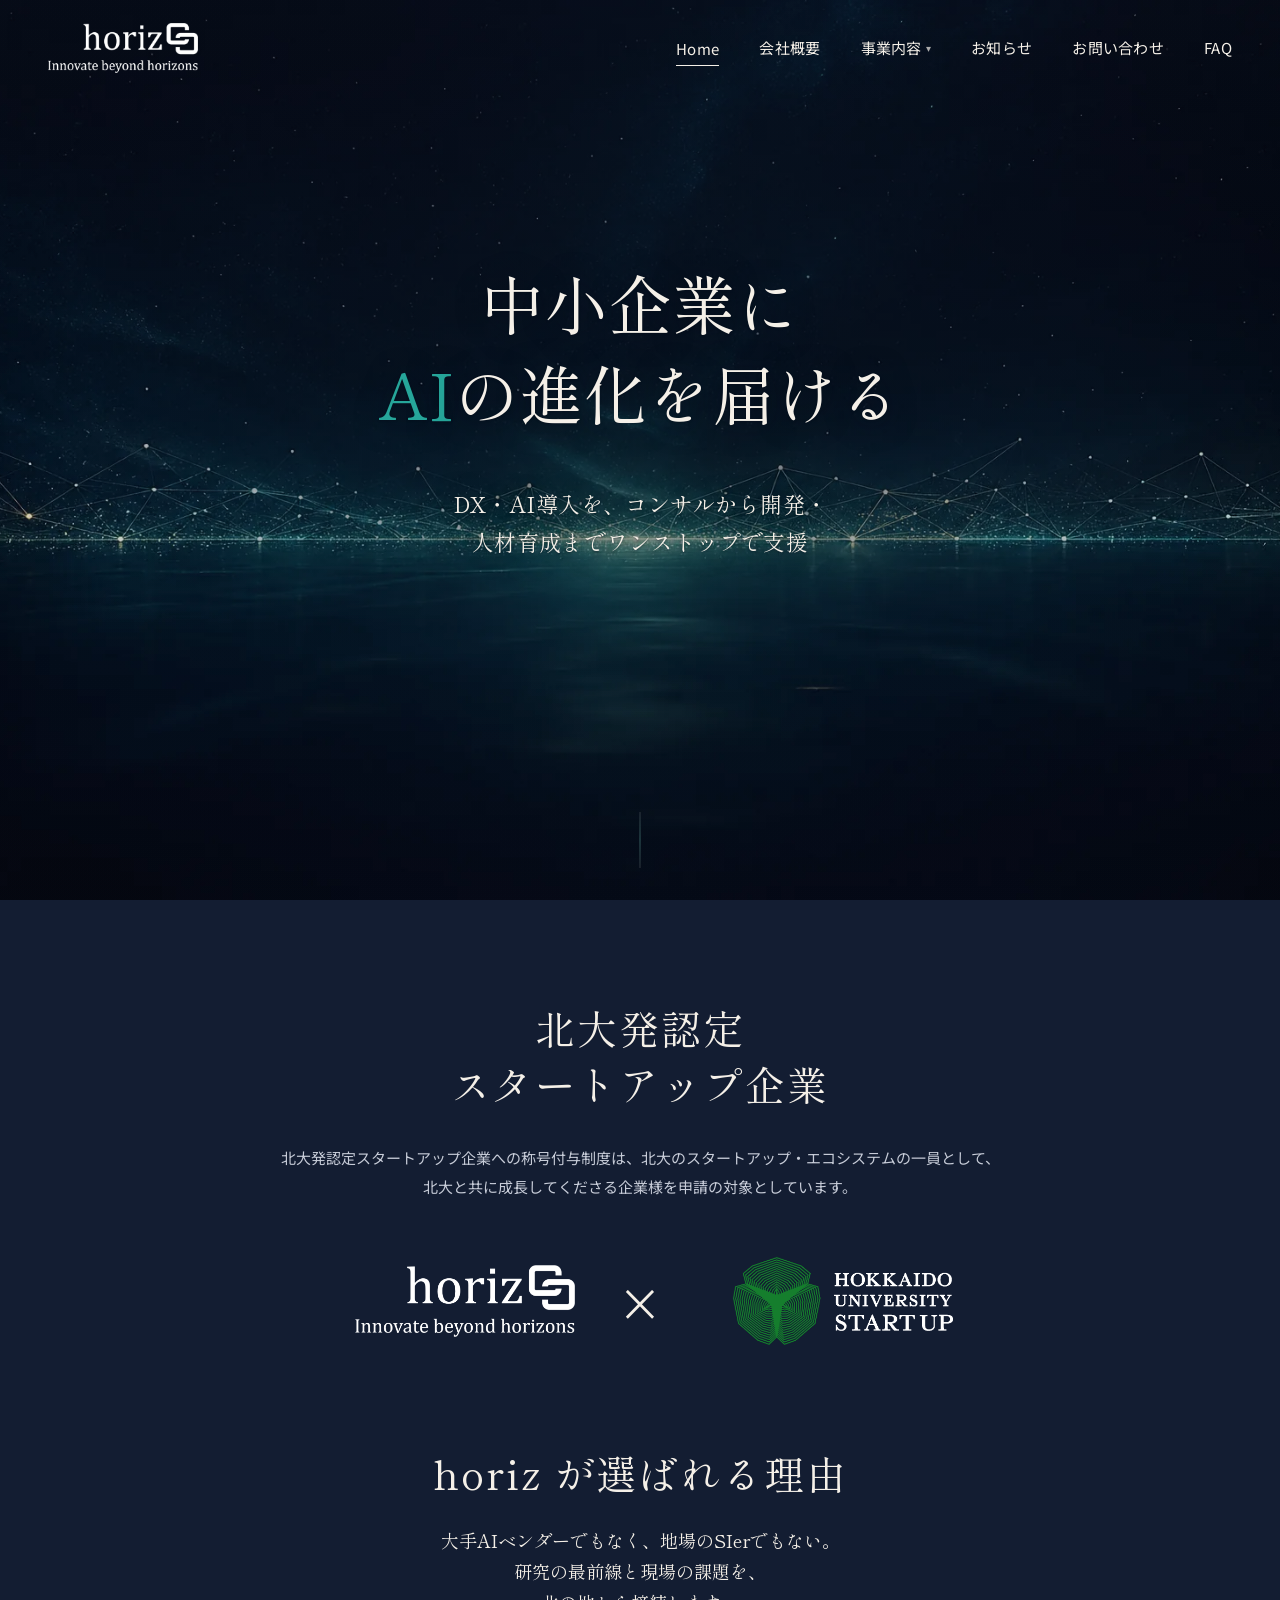
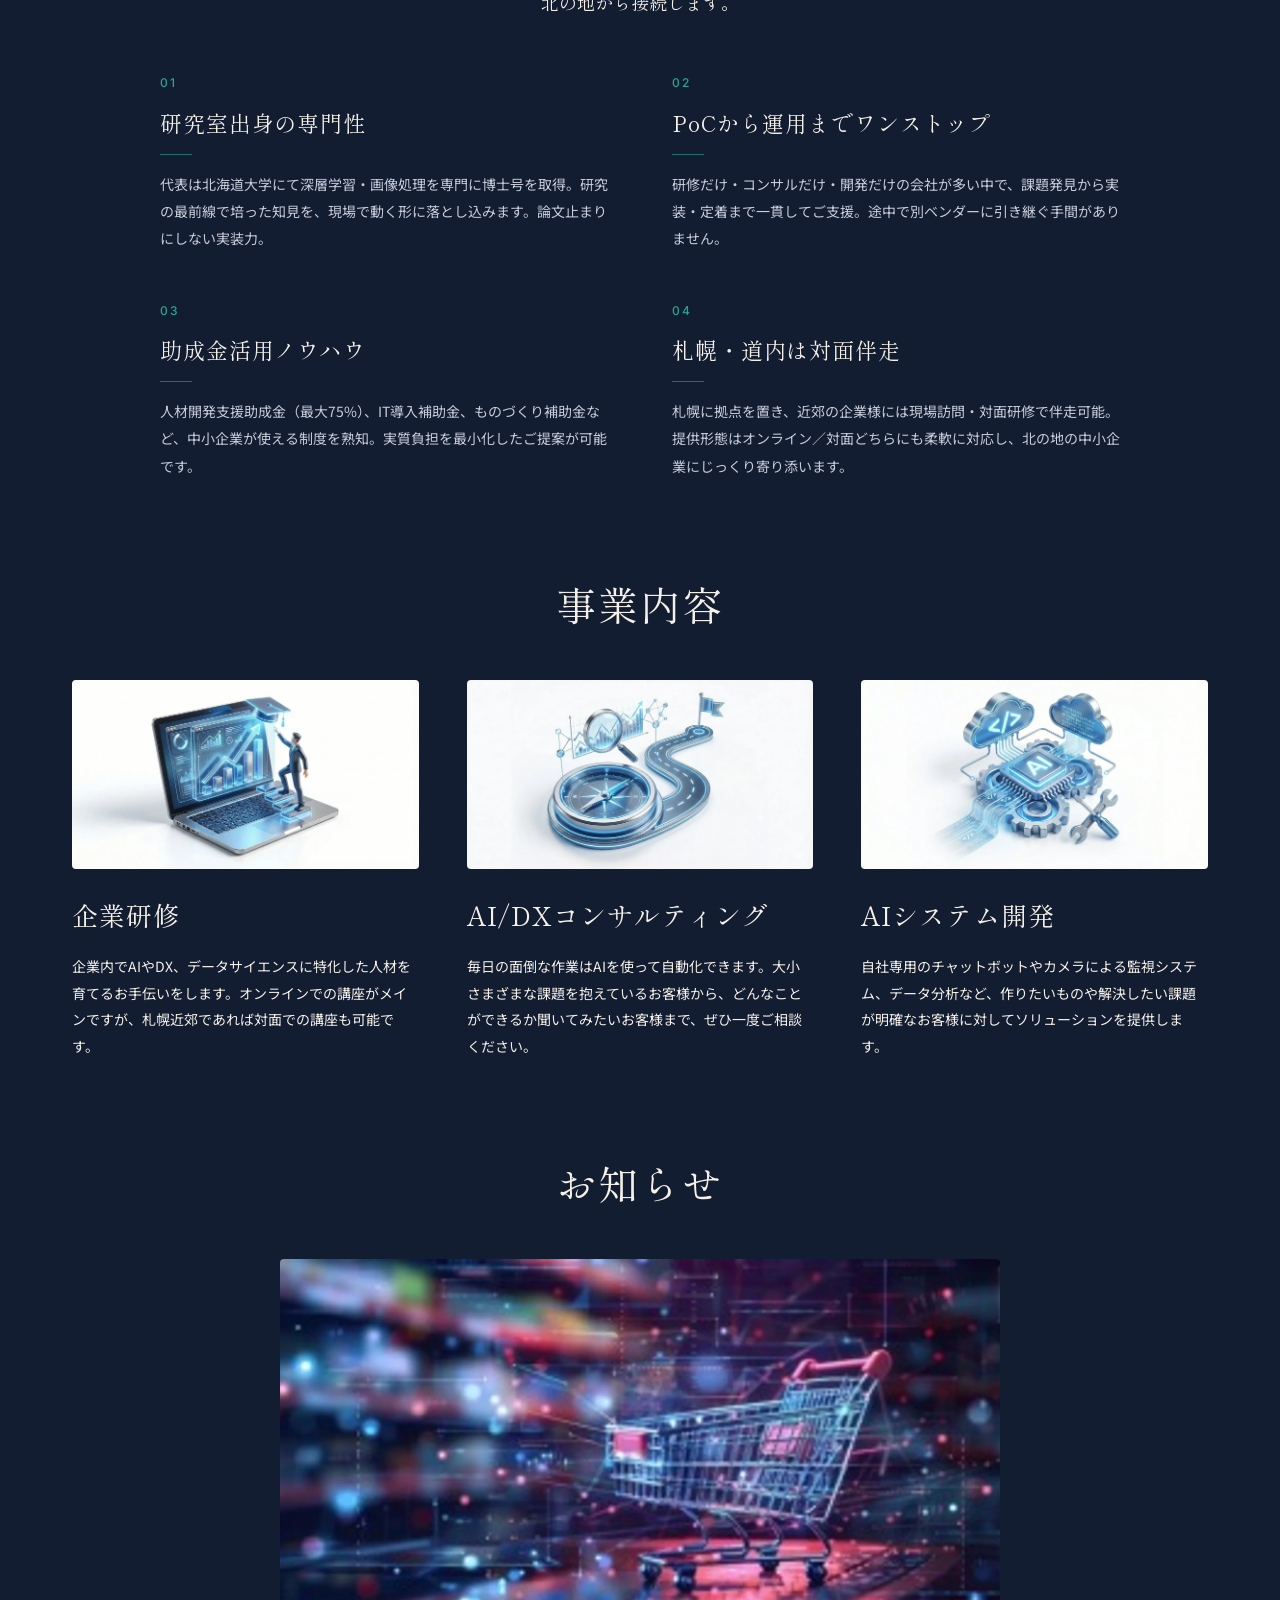
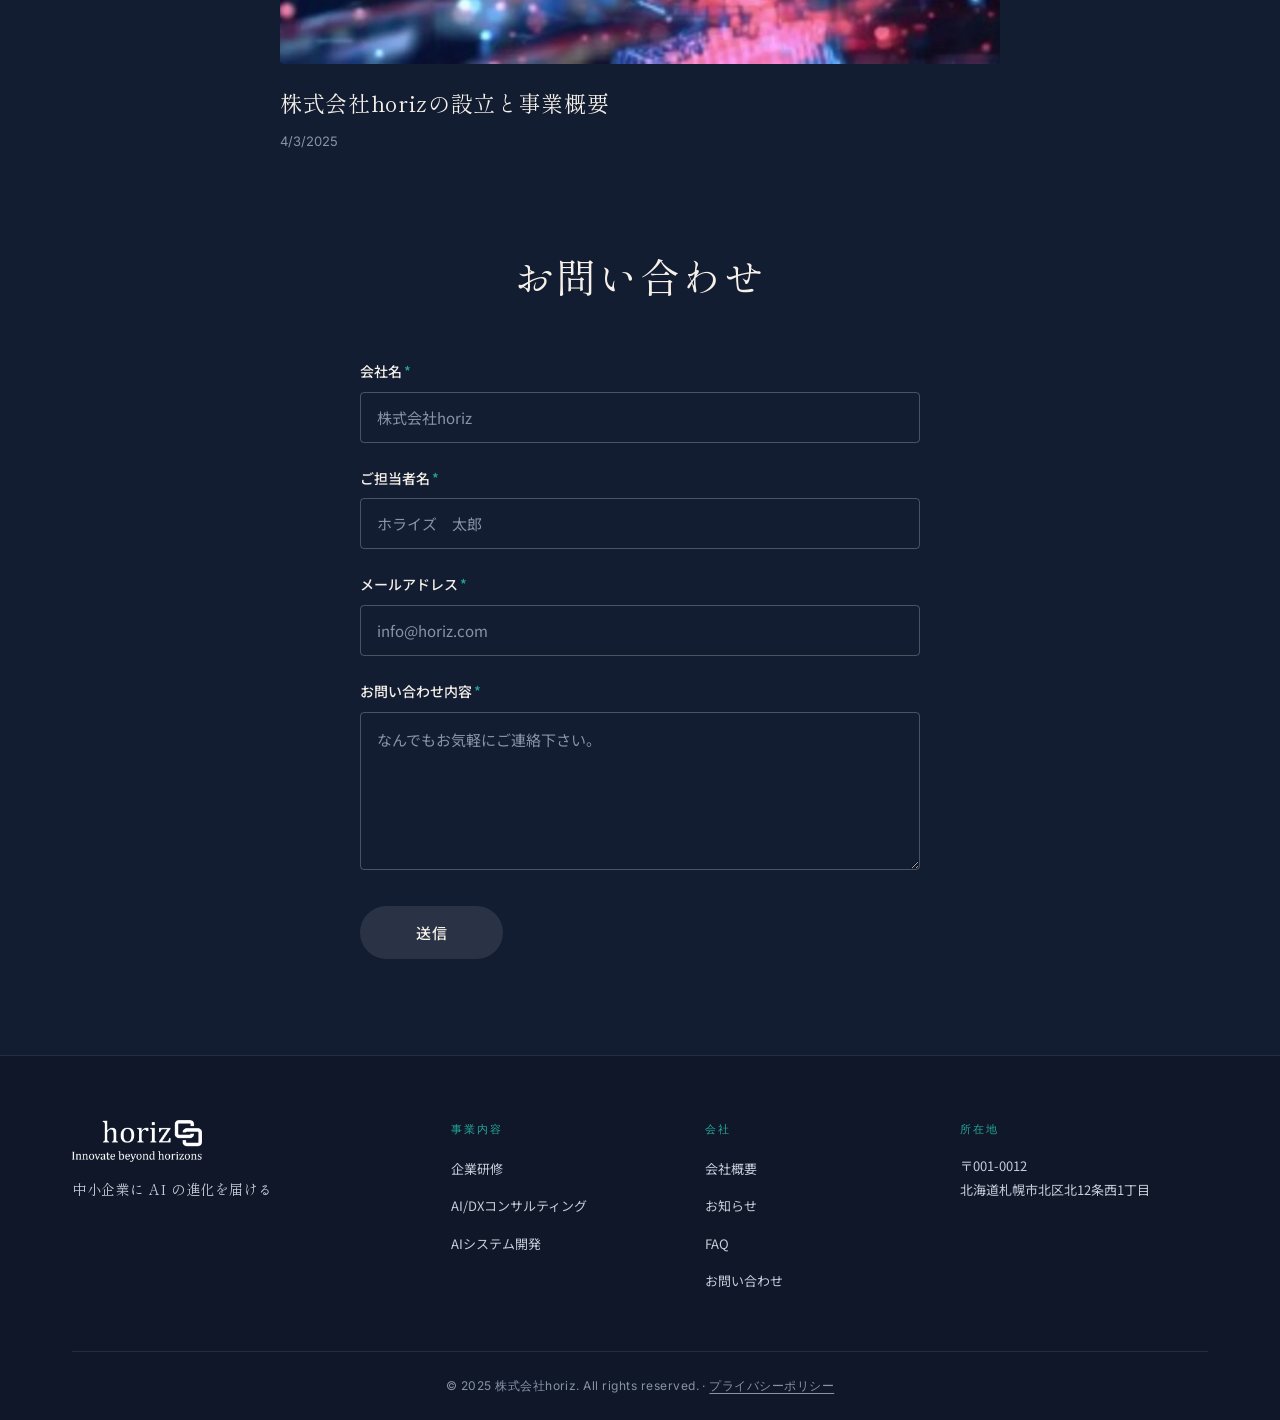
<file: index.html>
<!doctype html>
<html lang="ja">
<head>
<meta charset="utf-8">
<meta name="viewport" content="width=device-width, initial-scale=1">
<script>
// WebP サポート検出 — 検出できたら <html> に webp-supported クラスを付与
(function () {
  var img = new Image();
  img.onload = img.onerror = function () {
    if (img.height === 2) document.documentElement.classList.add('webp-supported');
  };
  img.src = '[data-uri]';
})();
</script>
<title>札幌のAI/DX研修・コンサル | 株式会社horiz</title>
<meta name="description" content="中小企業に AI の進化を届ける。AI/DX法人研修、コンサルティング、AIシステム開発をワンストップで支援。札幌・北海道発、北大認定スタートアップ。">
<link rel="canonical" href="https://horiz-ai.com/">
<link rel="icon" href="/favicon.ico?v=3" sizes="any">
<link rel="icon" type="image/png" sizes="32x32" href="/assets/images/favicon-32x32.png?v=3">
<link rel="icon" type="image/png" sizes="16x16" href="/assets/images/favicon-16x16.png?v=3">
<link rel="apple-touch-icon" sizes="180x180" href="/assets/images/apple-touch-icon.png?v=3">

<!-- Open Graph -->
<meta property="og:title" content="札幌のAI/DX研修・コンサル | 株式会社horiz">
<meta property="og:description" content="中小企業に AI の進化を届ける。AI/DX法人研修、コンサルティング、AIシステム開発をワンストップで支援。札幌・北海道発、北大認定スタートアップ。">
<meta property="og:type" content="website">
<meta property="og:url" content="https://horiz-ai.com/">
<meta property="og:image" content="https://horiz-ai.com/assets/images/home_hero.png">
<meta property="og:site_name" content="株式会社horiz">
<meta property="og:locale" content="ja_JP">

<!-- Twitter -->
<meta name="twitter:card" content="summary_large_image">
<meta name="twitter:title" content="札幌のAI/DX研修・コンサル | 株式会社horiz">
<meta name="twitter:description" content="中小企業に AI の進化を届ける。AI/DX法人研修、コンサルティング、AIシステム開発をワンストップで支援。札幌・北海道発、北大認定スタートアップ。">
<meta name="twitter:image" content="https://horiz-ai.com/assets/images/home_hero.png">

<link rel="preconnect" href="https://fonts.googleapis.com">
<link rel="preconnect" href="https://fonts.gstatic.com" crossorigin>
<link rel="dns-prefetch" href="https://horiz-ai.com">
<link href="https://fonts.googleapis.com/css2?family=Shippori+Mincho:wght@400;500;600;700&family=Noto+Sans+JP:wght@300;400;500;700&family=Inter:wght@300;400;500;600&display=swap" rel="stylesheet">
<link rel="stylesheet" href="/assets/css/style.css?v=1777606065">
<link rel="preload" as="image" href="/assets/images/home_hero.webp" type="image/webp" fetchpriority="high"><link rel="preload" as="image" href="/assets/images/home_hero.png" fetchpriority="high">




<script type="application/ld+json">
{
  "@context": "https://schema.org",
  "@type": ["Organization", "LocalBusiness"],
  "name": "株式会社horiz",
  "alternateName": "horiz",
  "url": "https://horiz-ai.com",
  "logo": "https://horiz-ai.com/assets/images/logo_white.png",
  "image": "https://horiz-ai.com/assets/images/home_hero.png",
  "description": "AI・DX領域に特化したテクノロジー企業。札幌・北海道発、北大認定スタートアップ。法人研修、AI/DXコンサルティング、AIシステム開発の3本柱で中小企業をワンストップ支援。",
  "founder": {
    "@type": "Person",
    "name": "西浦 翼",
    "jobTitle": "代表取締役"
  },
  "foundingDate": "2025-03-10",
  "address": {
    "@type": "PostalAddress",
    "postalCode": "001-0012",
    "addressRegion": "北海道",
    "addressLocality": "札幌市北区",
    "streetAddress": "北12条西1丁目",
    "addressCountry": "JP"
  },
  "areaServed": {
    "@type": "Country",
    "name": "Japan"
  },
  "knowsAbout": ["AI", "DX", "深層学習", "画像処理", "機械学習", "生成AI"],
  "sameAs": []
}
</script>


</head>
<body class="page-home">
<a class="skip-link" href="#main">本文へスキップ</a>
<div class="scroll-progress" aria-hidden="true"></div>

<header class="site-header">
  <div class="header-inner">
    <a class="brand" href="/">
      <img src="/assets/images/logo_white.png" alt="horiz — Innovate beyond horizons" class="brand-mark">
    </a>
    <button class="nav-toggle" aria-label="メニューを開く" aria-expanded="false" aria-controls="primaryNav">
      <span></span><span></span><span></span>
    </button>
    <nav class="primary-nav" id="primaryNav">
      <ul class="nav-list"><li class="nav-item is-active"><a class="nav-link" href="/">Home</a></li><li class="nav-item"><a class="nav-link" href="/about/">会社概要</a></li><li class="nav-item has-dropdown">  <span class="nav-link">事業内容<span class="caret">▾</span></span>  <div class="nav-dropdown"><a class="nav-sub-item" href="/training/">企業研修</a><a class="nav-sub-item" href="/consulting/">AI/DXコンサルティング</a><a class="nav-sub-item" href="/development/">システム開発</a></div></li><li class="nav-item"><a class="nav-link" href="/news/">お知らせ</a></li><li class="nav-item"><a class="nav-link" href="/contact/">お問い合わせ</a></li><li class="nav-item"><a class="nav-link" href="/faq/">FAQ</a></li></ul>
    </nav>
  </div>
</header>
<main id="main" tabindex="-1">

<section class="hero hero-home bg-home">
  <div class="hero-inner hero-home-inner">
    <div class="hero-text">
      <h1 class="hero-title">
        <span class="hero-line">中小企業に</span>
        <span class="hero-line"><span class="accent-teal">AI</span>の進化を届ける</span>
      </h1>
      <p class="hero-lede">DX・AI導入を、コンサルから開発・<br>人材育成までワンストップで支援</p>
    </div>
  </div>
  <div class="scroll-indicator" aria-hidden="true"><span class="scroll-indicator-line"></span></div>
</section>

<section class="section section-hus">
  <div class="container">
    <h2 class="section-title">北大発認定<br>スタートアップ企業</h2>
    <p class="hus-body">北大発認定スタートアップ企業への称号付与制度は、北大のスタートアップ・エコシステムの一員として、北大と共に成長してくださる企業様を申請の対象としています。</p>
    <div class="hus-lockup">
      <picture><source srcset="/assets/images/logo_white.webp" type="image/webp"><img src="/assets/images/logo_white.png" alt="horiz" class="hus-horiz" loading="lazy" decoding="async"></picture>
      <span class="hus-x">×</span>
      <picture><source srcset="/assets/images/hus_logo.webp" type="image/webp"><img src="/assets/images/hus_logo.png" alt="HOKKAIDO UNIVERSITY START UP" class="hus-img" loading="lazy" decoding="async"></picture>
    </div>
  </div>
</section>

<section class="section section-why">
  <div class="container">
    <h2 class="section-title">horiz が選ばれる理由</h2>
    <p class="section-lede">大手AIベンダーでもなく、地場のSIerでもない。<br>研究の最前線と現場の課題を、<br>北の地から接続します。</p>
    <div class="why-grid">
      <div class="why-cell">
        <span class="why-num">01</span>
        <h3 class="why-title">研究室出身の専門性</h3>
        <p class="why-body">代表は北海道大学にて深層学習・画像処理を専門に博士号を取得。研究の最前線で培った知見を、現場で動く形に落とし込みます。論文止まりにしない実装力。</p>
      </div>
      <div class="why-cell">
        <span class="why-num">02</span>
        <h3 class="why-title">PoCから運用までワンストップ</h3>
        <p class="why-body">研修だけ・コンサルだけ・開発だけの会社が多い中で、課題発見から実装・定着まで一貫してご支援。途中で別ベンダーに引き継ぐ手間がありません。</p>
      </div>
      <div class="why-cell">
        <span class="why-num">03</span>
        <h3 class="why-title">助成金活用ノウハウ</h3>
        <p class="why-body">人材開発支援助成金（最大75%）、IT導入補助金、ものづくり補助金など、中小企業が使える制度を熟知。実質負担を最小化したご提案が可能です。</p>
      </div>
      <div class="why-cell">
        <span class="why-num">04</span>
        <h3 class="why-title">札幌・道内は対面伴走</h3>
        <p class="why-body">札幌に拠点を置き、近郊の企業様には現場訪問・対面研修で伴走可能。提供形態はオンライン／対面どちらにも柔軟に対応し、北の地の中小企業にじっくり寄り添います。</p>
      </div>
    </div>
  </div>
</section>

<section class="section section-services">
  <div class="container">
    <h2 class="section-title">事業内容</h2>
    <div class="services-grid">
      <a class="service-tile" href="/training/">
        <div class="service-image"><picture><source srcset="/assets/images/svc_training.webp" type="image/webp"><img src="/assets/images/svc_training.png" alt="企業研修" loading="lazy" decoding="async"></picture></div>
        <h3 class="service-title">企業研修</h3>
        <p class="service-body">企業内でAIやDX、データサイエンスに特化した人材を育てるお手伝いをします。オンラインでの講座がメインですが、札幌近郊であれば対面での講座も可能です。</p>
      </a>
      <a class="service-tile" href="/consulting/">
        <div class="service-image"><picture><source srcset="/assets/images/svc_consulting.webp" type="image/webp"><img src="/assets/images/svc_consulting.png" alt="AI/DXコンサルティング" loading="lazy" decoding="async"></picture></div>
        <h3 class="service-title">AI/DXコンサルティング</h3>
        <p class="service-body">毎日の面倒な作業はAIを使って自動化できます。大小さまざまな課題を抱えているお客様から、どんなことができるか聞いてみたいお客様まで、ぜひ一度ご相談ください。</p>
      </a>
      <a class="service-tile" href="/development/">
        <div class="service-image"><picture><source srcset="/assets/images/svc_development.webp" type="image/webp"><img src="/assets/images/svc_development.png" alt="AIシステム開発" loading="lazy" decoding="async"></picture></div>
        <h3 class="service-title">AIシステム開発</h3>
        <p class="service-body">自社専用のチャットボットやカメラによる監視システム、データ分析など、作りたいものや解決したい課題が明確なお客様に対してソリューションを提供します。</p>
      </a>
    </div>
  </div>
</section>

<section class="section section-news-teaser">
  <div class="container">
    <h2 class="section-title">お知らせ</h2>
    <div class="news-teaser">
      <a class="news-card" href="/news/">
        <div class="news-image"><picture><source srcset="/assets/images/case_forecast.webp" type="image/webp"><img src="/assets/images/case_forecast.jpg" alt="" loading="lazy" decoding="async"></picture></div>
        <h3 class="news-title">株式会社horizの設立と事業概要</h3>
        <p class="news-date">4/3/2025</p>
      </a>
    </div>
  </div>
</section>

<section class="section section-contact" id="contact">
  <div class="container">
    <h2 class="section-title">お問い合わせ</h2>
    <form class="contact-form" action="#mailto" method="post">
      <div class="form-row">
        <label class="form-label" for="company">会社名<span class="req">*</span></label>
        <input type="text" id="company" name="company" placeholder="株式会社horiz" required>
      </div>
      <div class="form-row">
        <label class="form-label" for="name">ご担当者名<span class="req">*</span></label>
        <input type="text" id="name" name="name" placeholder="ホライズ　太郎" required>
      </div>
      <div class="form-row">
        <label class="form-label" for="email">メールアドレス<span class="req">*</span></label>
        <input type="email" id="email" name="email" placeholder="info@horiz.com" required>
      </div>
      <div class="form-row">
        <label class="form-label" for="message">お問い合わせ内容<span class="req">*</span></label>
        <textarea id="message" name="message" rows="5" placeholder="なんでもお気軽にご連絡下さい。" required></textarea>
      </div>
      <button class="form-submit" type="submit">送信</button>
      <div class="form-status" role="status" aria-live="polite">
        <strong>メールアプリを開きました。</strong> 内容を確認のうえ送信してください。<br>
        メールアプリが起動しない場合は、お手数ですが <a href="mailto:horiz.hokudai@gmail.com">horiz.hokudai@gmail.com</a> 宛にお送りください。
      </div>
    </form>
  </div>
</section>
</main>

<footer class="site-footer">
  <div class="footer-inner">
    <div class="footer-grid">
      <div class="footer-col footer-brand">
        <img src="/assets/images/logo_white.png" alt="horiz" class="footer-logo">
        <p class="footer-tagline">中小企業に AI の進化を届ける</p>
      </div>
      <nav class="footer-col" aria-label="フッター・ナビゲーション">
        <h4 class="footer-heading">事業内容</h4>
        <ul class="footer-links">
          <li><a href="/training/">企業研修</a></li>
          <li><a href="/consulting/">AI/DXコンサルティング</a></li>
          <li><a href="/development/">AIシステム開発</a></li>
        </ul>
      </nav>
      <nav class="footer-col" aria-label="フッター・会社情報">
        <h4 class="footer-heading">会社</h4>
        <ul class="footer-links">
          <li><a href="/about/">会社概要</a></li>
          <li><a href="/news/">お知らせ</a></li>
          <li><a href="/faq/">FAQ</a></li>
          <li><a href="/contact/">お問い合わせ</a></li>
        </ul>
      </nav>
      <div class="footer-col">
        <h4 class="footer-heading">所在地</h4>
        <p class="footer-address">〒001-0012<br>北海道札幌市北区北12条西1丁目</p>
      </div>
    </div>
    <div class="footer-bottom">
      <p class="copyright">© 2025 株式会社horiz. All rights reserved. · <a href="/privacy/" class="footer-legal-link">プライバシーポリシー</a></p>
    </div>
  </div>
</footer>
<button class="back-to-top" aria-label="ページトップへ戻る" type="button"><span aria-hidden="true">↑</span></button>
<a class="floating-cta" href="/contact/">無料相談 →</a>
<script>
(function () {
  // ────── 旧Hostinger版のService Worker / Cache Storage を一括解除 ──────
  // Hostinger Builder製のサイトはPWA化のためSWを登録していたため、
  // URLバー直打ちで古いキャッシュが返る問題が発生する。これを掃除する。
  if ('serviceWorker' in navigator && navigator.serviceWorker.getRegistrations) {
    navigator.serviceWorker.getRegistrations().then(function (regs) {
      regs.forEach(function (r) { try { r.unregister(); } catch (e) {} });
    }).catch(function () {});
  }
  if (typeof caches !== 'undefined' && caches.keys) {
    caches.keys().then(function (keys) {
      keys.forEach(function (k) { try { caches.delete(k); } catch (e) {} });
    }).catch(function () {});
  }

  // ────── ヘッダー / Back-to-Top / Floating CTA / スクロール進捗バー ──────
  var header = document.querySelector('.site-header');
  var backTop = document.querySelector('.back-to-top');
  var floatCta = document.querySelector('.floating-cta');
  var progress = document.querySelector('.scroll-progress');
  var lastScroll = -1;
  var rafId = null;
  function updateScrollUI() {
    rafId = null;
    var y = window.pageYOffset || document.documentElement.scrollTop;
    if (y === lastScroll) return;
    lastScroll = y;
    if (header) {
      if (y > 40) header.classList.add('is-scrolled');
      else header.classList.remove('is-scrolled');
    }
    if (backTop) {
      if (y > 600) backTop.classList.add('is-visible');
      else backTop.classList.remove('is-visible');
    }
    if (floatCta) {
      if (y > 400) floatCta.classList.add('is-visible');
      else floatCta.classList.remove('is-visible');
    }
    if (progress) {
      var docH = document.documentElement.scrollHeight - window.innerHeight;
      var pct = docH > 0 ? Math.min(100, (y / docH) * 100) : 0;
      progress.style.transform = 'scaleX(' + (pct / 100) + ')';
    }
  }
  window.addEventListener('scroll', function () {
    if (rafId === null) rafId = window.requestAnimationFrame(updateScrollUI);
  }, { passive: true });
  updateScrollUI();
  if (backTop) {
    backTop.addEventListener('click', function () {
      window.scrollTo({ top: 0, behavior: 'smooth' });
    });
  }

  // ────── ハンバーガー ──────
  var toggle = document.querySelector('.nav-toggle');
  var nav = document.querySelector('.primary-nav');
  function closeNav() {
    if (nav) nav.classList.remove('is-open');
    if (toggle) {
      toggle.classList.remove('is-open');
      toggle.setAttribute('aria-expanded', 'false');
    }
    document.body.classList.remove('nav-locked');
  }
  if (toggle && nav) {
    toggle.addEventListener('click', function (e) {
      e.stopPropagation();
      var open = nav.classList.toggle('is-open');
      toggle.classList.toggle('is-open', open);
      toggle.setAttribute('aria-expanded', open ? 'true' : 'false');
      document.body.classList.toggle('nav-locked', open);
    });
    nav.querySelectorAll('a').forEach(function (a) {
      a.addEventListener('click', closeNav);
    });
    // 暗いオーバーレイ部分(body::after)をタップしてもメニューを閉じる
    document.addEventListener('click', function (e) {
      if (!document.body.classList.contains('nav-locked')) return;
      if (nav.contains(e.target) || toggle.contains(e.target)) return;
      closeNav();
    });
    document.addEventListener('keydown', function (e) {
      if (e.key === 'Escape') closeNav();
    });
  }

  // ────── スクロールフェードイン ──────
  if (typeof window.IntersectionObserver === 'undefined') return;
  if (window.matchMedia && window.matchMedia('(prefers-reduced-motion: reduce)').matches) return;
  var targets = document.querySelectorAll('.section, .page-hero, .hero, .greeting-grid, .course-row, .service-tile, .flow-row, .faq-item, .news-card, .news-item');
  targets.forEach(function (el) { el.classList.add('fade-in'); });
  // services-grid の中の service-tile には index ベースの遅延を付与してステガード
  document.querySelectorAll('.services-grid').forEach(function (g) {
    g.querySelectorAll('.service-tile').forEach(function (tile, i) {
      tile.style.transitionDelay = (i * 90) + 'ms';
    });
  });
  document.querySelectorAll('.usp-grid').forEach(function (g) {
    g.querySelectorAll('.usp-cell').forEach(function (cell, i) {
      cell.classList.add('fade-in');
      cell.style.transitionDelay = (i * 90) + 'ms';
    });
  });
  var io = new IntersectionObserver(function (entries) {
    entries.forEach(function (e) {
      if (e.isIntersecting) {
        e.target.classList.add('is-visible');
        io.unobserve(e.target);
      }
    });
  }, { threshold: 0.08, rootMargin: '0px 0px -10% 0px' });
  targets.forEach(function (el) { io.observe(el); });
  document.querySelectorAll('.usp-cell.fade-in').forEach(function (el) { io.observe(el); });
  // ファーストビューは即時表示
  setTimeout(function () {
    document.querySelectorAll('.hero, .page-hero').forEach(function (el) { el.classList.add('is-visible'); });
  }, 50);

  // ────── お問い合わせフォームを mailto: にハイジャック (Cloudflare Pages 移行前の暫定) ──────
  var form = document.querySelector('.contact-form');
  if (form && form.getAttribute('action') === '#mailto') {
    form.addEventListener('submit', function (e) {
      e.preventDefault();
      var get = function (name) {
        var el = form.querySelector('[name="' + name + '"]');
        return el ? (el.value || '').trim() : '';
      };
      var company = get('company'), name = get('name'), email = get('email'), msg = get('message');
      var subject = '[horiz-ai.com お問い合わせ] ' + (company || '会社名未入力');
      var body =
        '会社名: ' + company + '\n' +
        'ご担当者名: ' + name + '\n' +
        'メールアドレス: ' + email + '\n\n' +
        'お問い合わせ内容:\n' + msg + '\n';
      var to = 'horiz.hokudai@gmail.com';
      window.location.href = 'mailto:' + to + '?subject=' + encodeURIComponent(subject) + '&body=' + encodeURIComponent(body);
      // ステータスメッセージ表示
      var status = form.querySelector('.form-status');
      if (status) status.classList.add('is-visible');
    });
  }
})();
</script>
</body>
</html>
</file>
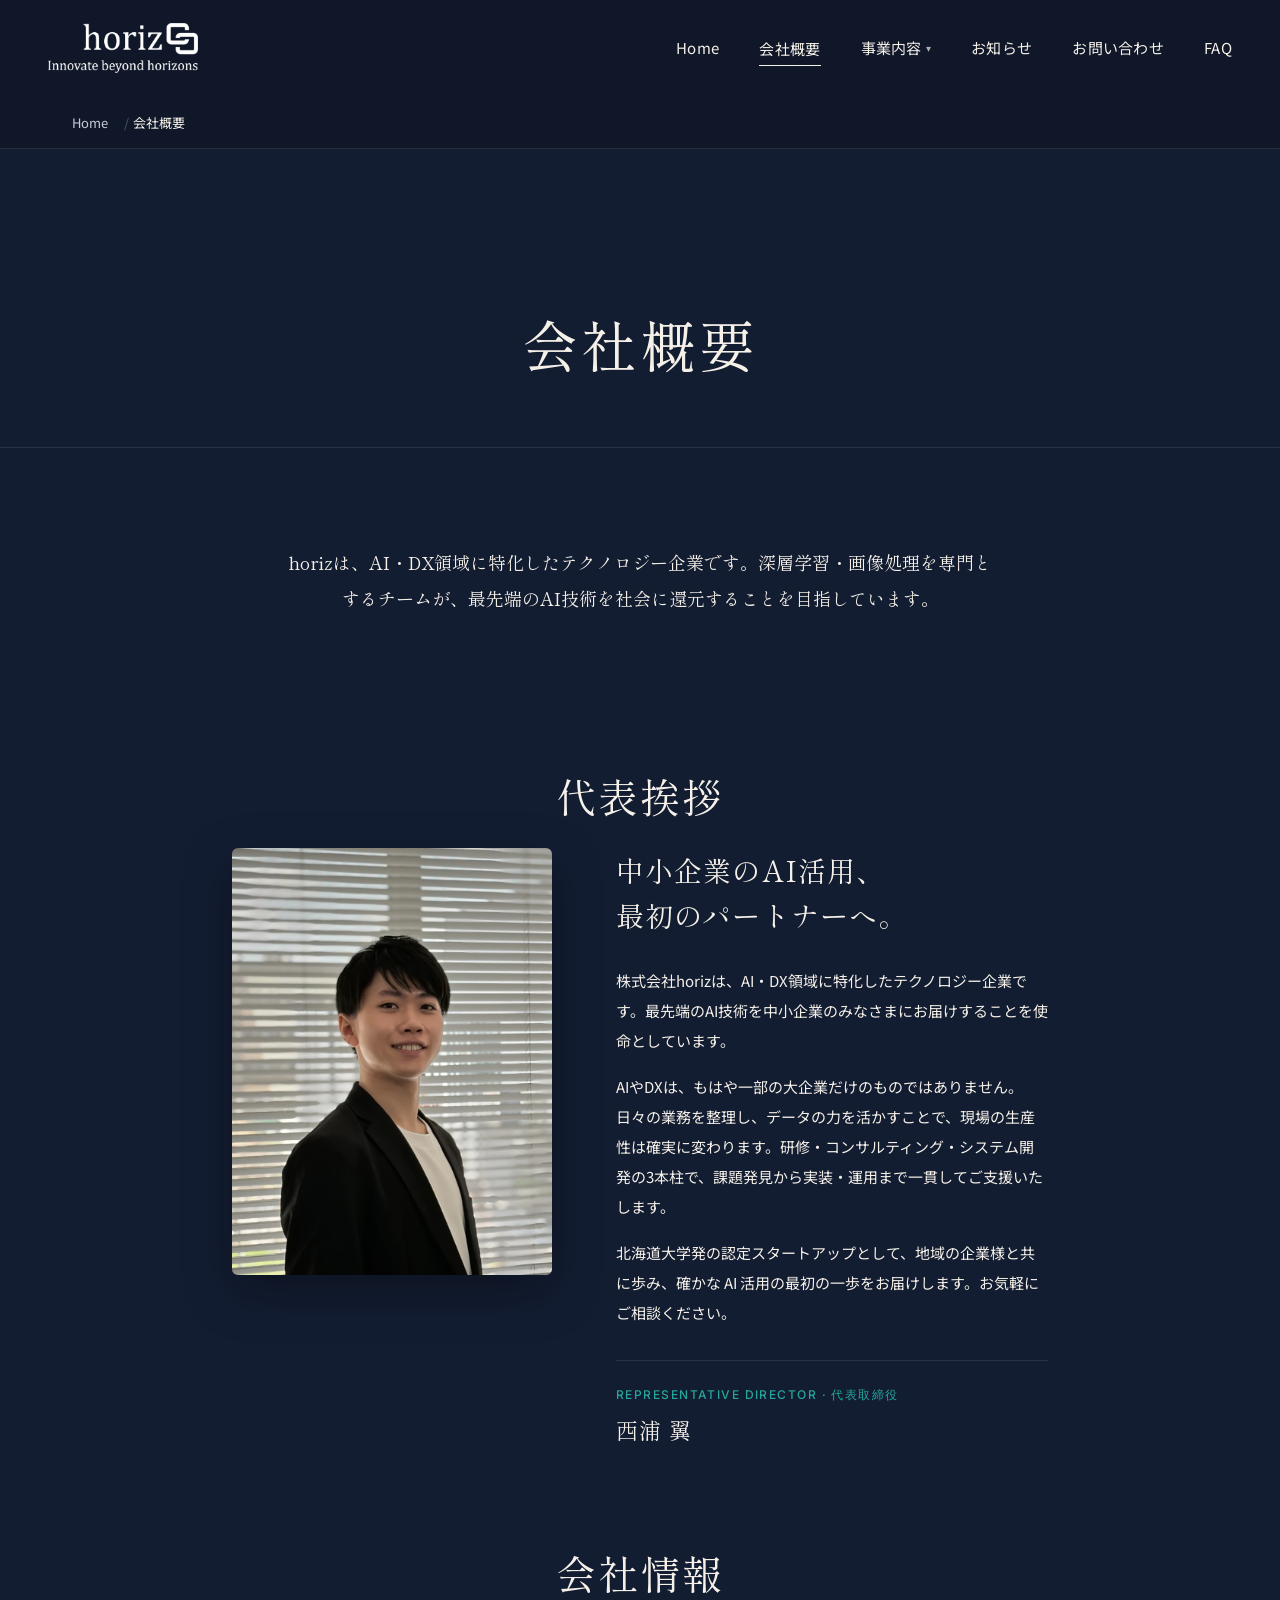
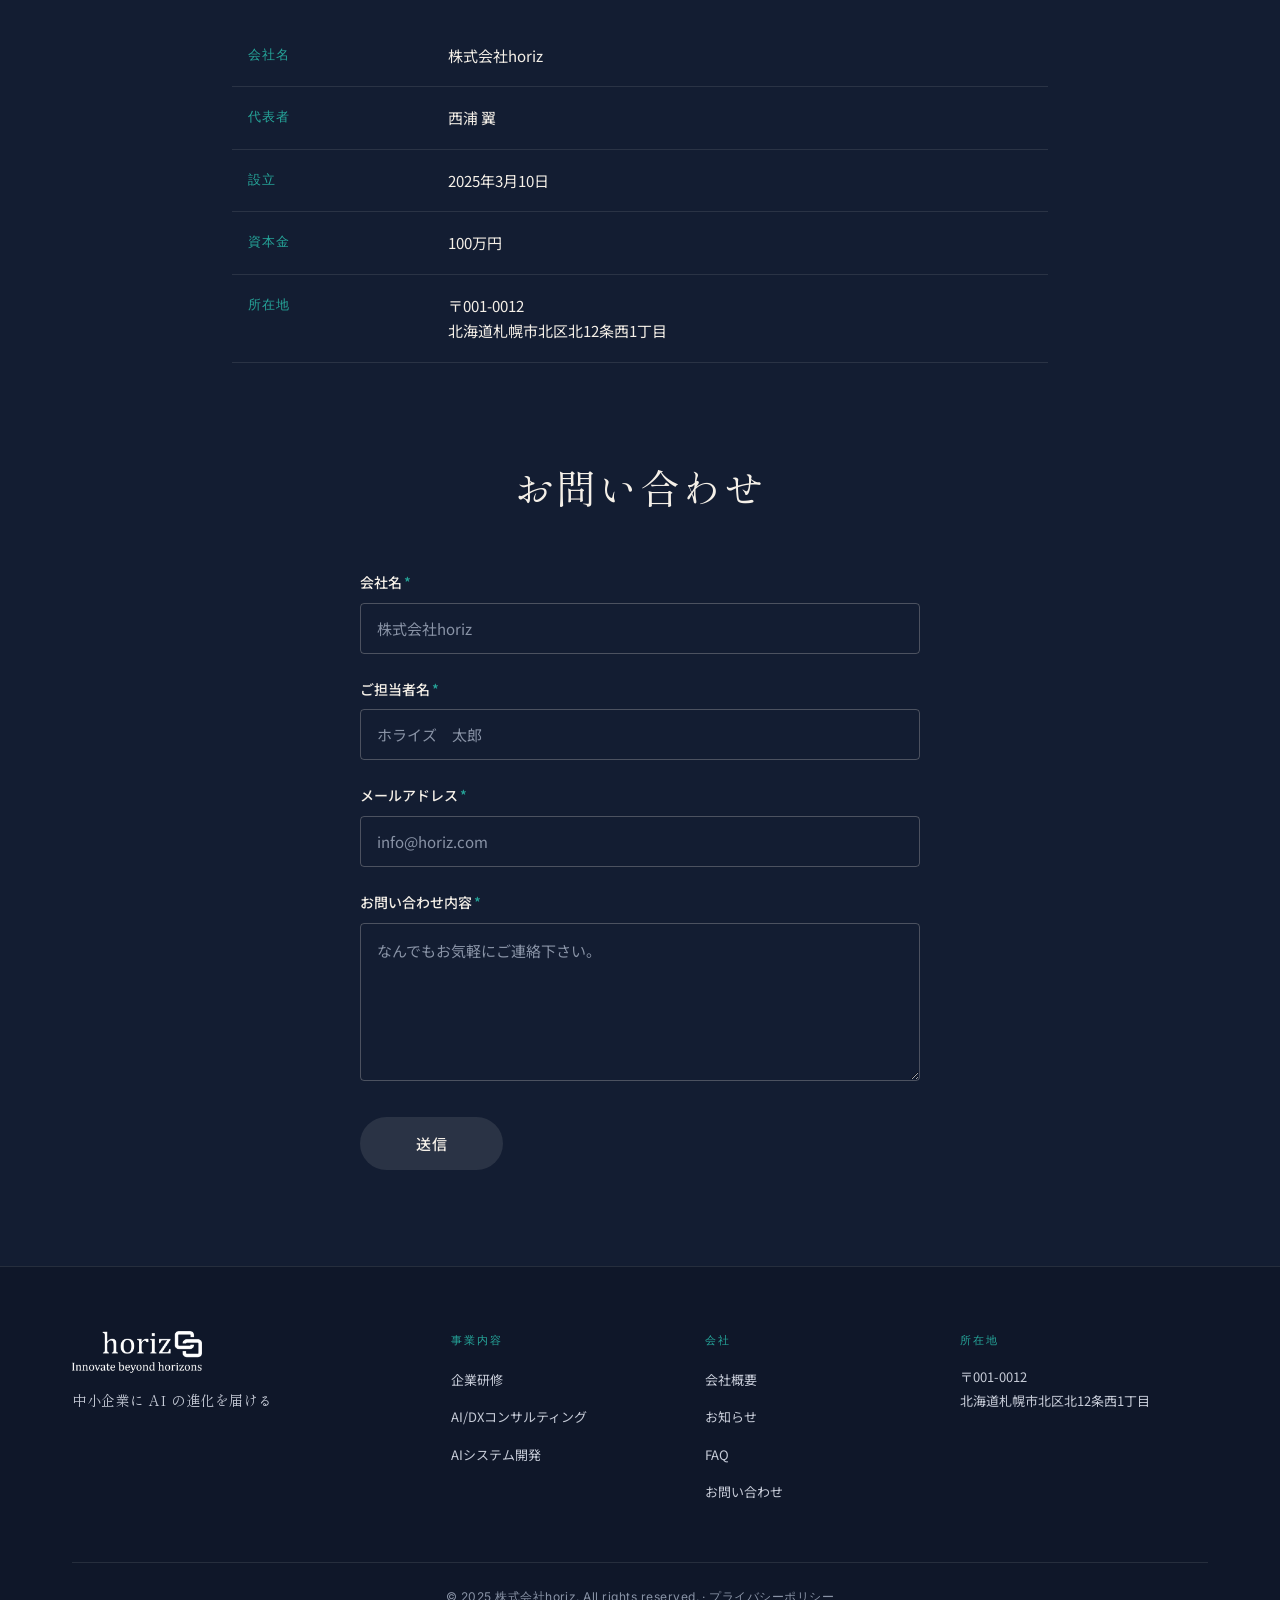
<file: about/index.html>
<!doctype html>
<html lang="ja">
<head>
<meta charset="utf-8">
<meta name="viewport" content="width=device-width, initial-scale=1">
<script>
// WebP サポート検出 — 検出できたら <html> に webp-supported クラスを付与
(function () {
  var img = new Image();
  img.onload = img.onerror = function () {
    if (img.height === 2) document.documentElement.classList.add('webp-supported');
  };
  img.src = '[data-uri]';
})();
</script>
<title>会社概要｜北大発のAI/DXパートナー | 株式会社horiz</title>
<meta name="description" content="株式会社horizは、AI・DX領域に特化したテクノロジー企業。深層学習・画像処理を専門とするチームが、最先端のAI技術を社会に還元します。札幌・北海道発、北大認定スタートアップ。">
<link rel="canonical" href="https://horiz-ai.com/about/">
<link rel="icon" href="/favicon.ico?v=3" sizes="any">
<link rel="icon" type="image/png" sizes="32x32" href="/assets/images/favicon-32x32.png?v=3">
<link rel="icon" type="image/png" sizes="16x16" href="/assets/images/favicon-16x16.png?v=3">
<link rel="apple-touch-icon" sizes="180x180" href="/assets/images/apple-touch-icon.png?v=3">

<!-- Open Graph -->
<meta property="og:title" content="会社概要｜北大発のAI/DXパートナー | 株式会社horiz">
<meta property="og:description" content="株式会社horizは、AI・DX領域に特化したテクノロジー企業。深層学習・画像処理を専門とするチームが、最先端のAI技術を社会に還元します。札幌・北海道発、北大認定スタートアップ。">
<meta property="og:type" content="website">
<meta property="og:url" content="https://horiz-ai.com/about/">
<meta property="og:image" content="https://horiz-ai.com/assets/images/home_hero.png">
<meta property="og:site_name" content="株式会社horiz">
<meta property="og:locale" content="ja_JP">

<!-- Twitter -->
<meta name="twitter:card" content="summary_large_image">
<meta name="twitter:title" content="会社概要｜北大発のAI/DXパートナー | 株式会社horiz">
<meta name="twitter:description" content="株式会社horizは、AI・DX領域に特化したテクノロジー企業。深層学習・画像処理を専門とするチームが、最先端のAI技術を社会に還元します。札幌・北海道発、北大認定スタートアップ。">
<meta name="twitter:image" content="https://horiz-ai.com/assets/images/home_hero.png">

<link rel="preconnect" href="https://fonts.googleapis.com">
<link rel="preconnect" href="https://fonts.gstatic.com" crossorigin>
<link rel="dns-prefetch" href="https://horiz-ai.com">
<link href="https://fonts.googleapis.com/css2?family=Shippori+Mincho:wght@400;500;600;700&family=Noto+Sans+JP:wght@300;400;500;700&family=Inter:wght@300;400;500;600&display=swap" rel="stylesheet">
<link rel="stylesheet" href="/assets/css/style.css?v=1777606065">





<script type="application/ld+json">
{
  "@context": "https://schema.org",
  "@type": ["Organization", "LocalBusiness"],
  "name": "株式会社horiz",
  "alternateName": "horiz",
  "url": "https://horiz-ai.com",
  "logo": "https://horiz-ai.com/assets/images/logo_white.png",
  "image": "https://horiz-ai.com/assets/images/home_hero.png",
  "description": "AI・DX領域に特化したテクノロジー企業。札幌・北海道発、北大認定スタートアップ。法人研修、AI/DXコンサルティング、AIシステム開発の3本柱で中小企業をワンストップ支援。",
  "founder": {
    "@type": "Person",
    "name": "西浦 翼",
    "jobTitle": "代表取締役"
  },
  "foundingDate": "2025-03-10",
  "address": {
    "@type": "PostalAddress",
    "postalCode": "001-0012",
    "addressRegion": "北海道",
    "addressLocality": "札幌市北区",
    "streetAddress": "北12条西1丁目",
    "addressCountry": "JP"
  },
  "areaServed": {
    "@type": "Country",
    "name": "Japan"
  },
  "knowsAbout": ["AI", "DX", "深層学習", "画像処理", "機械学習", "生成AI"],
  "sameAs": []
}
</script>


</head>
<body class="page-inner">
<a class="skip-link" href="#main">本文へスキップ</a>
<div class="scroll-progress" aria-hidden="true"></div>

<header class="site-header">
  <div class="header-inner">
    <a class="brand" href="/">
      <img src="/assets/images/logo_white.png" alt="horiz — Innovate beyond horizons" class="brand-mark">
    </a>
    <button class="nav-toggle" aria-label="メニューを開く" aria-expanded="false" aria-controls="primaryNav">
      <span></span><span></span><span></span>
    </button>
    <nav class="primary-nav" id="primaryNav">
      <ul class="nav-list"><li class="nav-item"><a class="nav-link" href="/">Home</a></li><li class="nav-item is-active"><a class="nav-link" href="/about/">会社概要</a></li><li class="nav-item has-dropdown">  <span class="nav-link">事業内容<span class="caret">▾</span></span>  <div class="nav-dropdown"><a class="nav-sub-item" href="/training/">企業研修</a><a class="nav-sub-item" href="/consulting/">AI/DXコンサルティング</a><a class="nav-sub-item" href="/development/">システム開発</a></div></li><li class="nav-item"><a class="nav-link" href="/news/">お知らせ</a></li><li class="nav-item"><a class="nav-link" href="/contact/">お問い合わせ</a></li><li class="nav-item"><a class="nav-link" href="/faq/">FAQ</a></li></ul>
    </nav>
  </div>
</header>
<main id="main" tabindex="-1">
<nav class="breadcrumbs" aria-label="パンくずリスト"><ol class="crumb-list"><li class="crumb"><a href="/">Home</a></li><li class="crumb crumb-current" aria-current="page">会社概要</li></ol></nav><script type="application/ld+json">{"@context": "https://schema.org", "@type": "BreadcrumbList", "itemListElement": [{"@type": "ListItem", "position": 1, "name": "Home", "item": "https://horiz-ai.com/"}, {"@type": "ListItem", "position": 2, "name": "会社概要"}]}</script>
<section class="page-hero page-hero-plain">
  <div class="container">
    <h1 class="page-hero-title">会社概要</h1>
  </div>
</section>

<section class="section section-about">
  <div class="container narrow">
    <p class="about-lead">horizは、AI・DX領域に特化したテクノロジー企業です。深層学習・画像処理を専門とするチームが、最先端のAI技術を社会に還元することを目指しています。</p>
  </div>
</section>

<section class="section section-greeting" id="greeting">
  <div class="container narrow">
    <h2 class="section-title">代表挨拶</h2>
    <div class="greeting-grid">
      <div class="greeting-photo">
        <picture>
          <source srcset="/assets/images/ceo_portrait.webp" type="image/webp">
          <img src="/assets/images/ceo_portrait.jpg" alt="代表 西浦 翼" loading="lazy" decoding="async" onerror="this.style.display='none';this.parentElement.parentElement.querySelector('.greeting-photo-placeholder').style.display='block';">
        </picture>
        <span class="greeting-photo-placeholder" style="display:none;">PHOTO COMING SOON</span>
      </div>
      <div class="greeting-text">
        <p class="greeting-headline">中小企業のAI活用、<br>最初のパートナーへ。</p>
        <p class="greeting-body">株式会社horizは、AI・DX領域に特化したテクノロジー企業です。最先端のAI技術を中小企業のみなさまにお届けすることを使命としています。</p><p class="greeting-body">AIやDXは、もはや一部の大企業だけのものではありません。日々の業務を整理し、データの力を活かすことで、現場の生産性は確実に変わります。研修・コンサルティング・システム開発の3本柱で、課題発見から実装・運用まで一貫してご支援いたします。</p><p class="greeting-body">北海道大学発の認定スタートアップとして、地域の企業様と共に歩み、確かな AI 活用の最初の一歩をお届けします。お気軽にご相談ください。</p>
        <div class="greeting-signature">
          <p class="greeting-role">REPRESENTATIVE DIRECTOR · 代表取締役</p>
          <p class="greeting-name">西浦 翼</p>
        </div>
      </div>
    </div>
  </div>
</section>

<section class="section section-info">
  <div class="container narrow">
    <h2 class="section-title">会社情報</h2>
    <table class="info-table">
      <tr><th>会社名</th><td>株式会社horiz</td></tr>
      <tr><th>代表者</th><td>西浦 翼</td></tr>
      <tr><th>設立</th><td>2025年3月10日</td></tr>
      <tr><th>資本金</th><td>100万円</td></tr>
      <tr><th>所在地</th><td>〒001-0012<br>北海道札幌市北区北12条西1丁目</td></tr>
    </table>
  </div>
</section>

<section class="section section-contact" id="contact">
  <div class="container">
    <h2 class="section-title">お問い合わせ</h2>
    <form class="contact-form" action="#mailto" method="post">
      <div class="form-row">
        <label class="form-label" for="company">会社名<span class="req">*</span></label>
        <input type="text" id="company" name="company" placeholder="株式会社horiz" required>
      </div>
      <div class="form-row">
        <label class="form-label" for="name">ご担当者名<span class="req">*</span></label>
        <input type="text" id="name" name="name" placeholder="ホライズ　太郎" required>
      </div>
      <div class="form-row">
        <label class="form-label" for="email">メールアドレス<span class="req">*</span></label>
        <input type="email" id="email" name="email" placeholder="info@horiz.com" required>
      </div>
      <div class="form-row">
        <label class="form-label" for="message">お問い合わせ内容<span class="req">*</span></label>
        <textarea id="message" name="message" rows="5" placeholder="なんでもお気軽にご連絡下さい。" required></textarea>
      </div>
      <button class="form-submit" type="submit">送信</button>
      <div class="form-status" role="status" aria-live="polite">
        <strong>メールアプリを開きました。</strong> 内容を確認のうえ送信してください。<br>
        メールアプリが起動しない場合は、お手数ですが <a href="mailto:horiz.hokudai@gmail.com">horiz.hokudai@gmail.com</a> 宛にお送りください。
      </div>
    </form>
  </div>
</section>
</main>

<footer class="site-footer">
  <div class="footer-inner">
    <div class="footer-grid">
      <div class="footer-col footer-brand">
        <img src="/assets/images/logo_white.png" alt="horiz" class="footer-logo">
        <p class="footer-tagline">中小企業に AI の進化を届ける</p>
      </div>
      <nav class="footer-col" aria-label="フッター・ナビゲーション">
        <h4 class="footer-heading">事業内容</h4>
        <ul class="footer-links">
          <li><a href="/training/">企業研修</a></li>
          <li><a href="/consulting/">AI/DXコンサルティング</a></li>
          <li><a href="/development/">AIシステム開発</a></li>
        </ul>
      </nav>
      <nav class="footer-col" aria-label="フッター・会社情報">
        <h4 class="footer-heading">会社</h4>
        <ul class="footer-links">
          <li><a href="/about/">会社概要</a></li>
          <li><a href="/news/">お知らせ</a></li>
          <li><a href="/faq/">FAQ</a></li>
          <li><a href="/contact/">お問い合わせ</a></li>
        </ul>
      </nav>
      <div class="footer-col">
        <h4 class="footer-heading">所在地</h4>
        <p class="footer-address">〒001-0012<br>北海道札幌市北区北12条西1丁目</p>
      </div>
    </div>
    <div class="footer-bottom">
      <p class="copyright">© 2025 株式会社horiz. All rights reserved. · <a href="/privacy/" class="footer-legal-link">プライバシーポリシー</a></p>
    </div>
  </div>
</footer>
<button class="back-to-top" aria-label="ページトップへ戻る" type="button"><span aria-hidden="true">↑</span></button>
<a class="floating-cta" href="/contact/">無料相談 →</a>
<script>
(function () {
  // ────── 旧Hostinger版のService Worker / Cache Storage を一括解除 ──────
  // Hostinger Builder製のサイトはPWA化のためSWを登録していたため、
  // URLバー直打ちで古いキャッシュが返る問題が発生する。これを掃除する。
  if ('serviceWorker' in navigator && navigator.serviceWorker.getRegistrations) {
    navigator.serviceWorker.getRegistrations().then(function (regs) {
      regs.forEach(function (r) { try { r.unregister(); } catch (e) {} });
    }).catch(function () {});
  }
  if (typeof caches !== 'undefined' && caches.keys) {
    caches.keys().then(function (keys) {
      keys.forEach(function (k) { try { caches.delete(k); } catch (e) {} });
    }).catch(function () {});
  }

  // ────── ヘッダー / Back-to-Top / Floating CTA / スクロール進捗バー ──────
  var header = document.querySelector('.site-header');
  var backTop = document.querySelector('.back-to-top');
  var floatCta = document.querySelector('.floating-cta');
  var progress = document.querySelector('.scroll-progress');
  var lastScroll = -1;
  var rafId = null;
  function updateScrollUI() {
    rafId = null;
    var y = window.pageYOffset || document.documentElement.scrollTop;
    if (y === lastScroll) return;
    lastScroll = y;
    if (header) {
      if (y > 40) header.classList.add('is-scrolled');
      else header.classList.remove('is-scrolled');
    }
    if (backTop) {
      if (y > 600) backTop.classList.add('is-visible');
      else backTop.classList.remove('is-visible');
    }
    if (floatCta) {
      if (y > 400) floatCta.classList.add('is-visible');
      else floatCta.classList.remove('is-visible');
    }
    if (progress) {
      var docH = document.documentElement.scrollHeight - window.innerHeight;
      var pct = docH > 0 ? Math.min(100, (y / docH) * 100) : 0;
      progress.style.transform = 'scaleX(' + (pct / 100) + ')';
    }
  }
  window.addEventListener('scroll', function () {
    if (rafId === null) rafId = window.requestAnimationFrame(updateScrollUI);
  }, { passive: true });
  updateScrollUI();
  if (backTop) {
    backTop.addEventListener('click', function () {
      window.scrollTo({ top: 0, behavior: 'smooth' });
    });
  }

  // ────── ハンバーガー ──────
  var toggle = document.querySelector('.nav-toggle');
  var nav = document.querySelector('.primary-nav');
  function closeNav() {
    if (nav) nav.classList.remove('is-open');
    if (toggle) {
      toggle.classList.remove('is-open');
      toggle.setAttribute('aria-expanded', 'false');
    }
    document.body.classList.remove('nav-locked');
  }
  if (toggle && nav) {
    toggle.addEventListener('click', function (e) {
      e.stopPropagation();
      var open = nav.classList.toggle('is-open');
      toggle.classList.toggle('is-open', open);
      toggle.setAttribute('aria-expanded', open ? 'true' : 'false');
      document.body.classList.toggle('nav-locked', open);
    });
    nav.querySelectorAll('a').forEach(function (a) {
      a.addEventListener('click', closeNav);
    });
    // 暗いオーバーレイ部分(body::after)をタップしてもメニューを閉じる
    document.addEventListener('click', function (e) {
      if (!document.body.classList.contains('nav-locked')) return;
      if (nav.contains(e.target) || toggle.contains(e.target)) return;
      closeNav();
    });
    document.addEventListener('keydown', function (e) {
      if (e.key === 'Escape') closeNav();
    });
  }

  // ────── スクロールフェードイン ──────
  if (typeof window.IntersectionObserver === 'undefined') return;
  if (window.matchMedia && window.matchMedia('(prefers-reduced-motion: reduce)').matches) return;
  var targets = document.querySelectorAll('.section, .page-hero, .hero, .greeting-grid, .course-row, .service-tile, .flow-row, .faq-item, .news-card, .news-item');
  targets.forEach(function (el) { el.classList.add('fade-in'); });
  // services-grid の中の service-tile には index ベースの遅延を付与してステガード
  document.querySelectorAll('.services-grid').forEach(function (g) {
    g.querySelectorAll('.service-tile').forEach(function (tile, i) {
      tile.style.transitionDelay = (i * 90) + 'ms';
    });
  });
  document.querySelectorAll('.usp-grid').forEach(function (g) {
    g.querySelectorAll('.usp-cell').forEach(function (cell, i) {
      cell.classList.add('fade-in');
      cell.style.transitionDelay = (i * 90) + 'ms';
    });
  });
  var io = new IntersectionObserver(function (entries) {
    entries.forEach(function (e) {
      if (e.isIntersecting) {
        e.target.classList.add('is-visible');
        io.unobserve(e.target);
      }
    });
  }, { threshold: 0.08, rootMargin: '0px 0px -10% 0px' });
  targets.forEach(function (el) { io.observe(el); });
  document.querySelectorAll('.usp-cell.fade-in').forEach(function (el) { io.observe(el); });
  // ファーストビューは即時表示
  setTimeout(function () {
    document.querySelectorAll('.hero, .page-hero').forEach(function (el) { el.classList.add('is-visible'); });
  }, 50);

  // ────── お問い合わせフォームを mailto: にハイジャック (Cloudflare Pages 移行前の暫定) ──────
  var form = document.querySelector('.contact-form');
  if (form && form.getAttribute('action') === '#mailto') {
    form.addEventListener('submit', function (e) {
      e.preventDefault();
      var get = function (name) {
        var el = form.querySelector('[name="' + name + '"]');
        return el ? (el.value || '').trim() : '';
      };
      var company = get('company'), name = get('name'), email = get('email'), msg = get('message');
      var subject = '[horiz-ai.com お問い合わせ] ' + (company || '会社名未入力');
      var body =
        '会社名: ' + company + '\n' +
        'ご担当者名: ' + name + '\n' +
        'メールアドレス: ' + email + '\n\n' +
        'お問い合わせ内容:\n' + msg + '\n';
      var to = 'horiz.hokudai@gmail.com';
      window.location.href = 'mailto:' + to + '?subject=' + encodeURIComponent(subject) + '&body=' + encodeURIComponent(body);
      // ステータスメッセージ表示
      var status = form.querySelector('.form-status');
      if (status) status.classList.add('is-visible');
    });
  }
})();
</script>
</body>
</html>
</file>
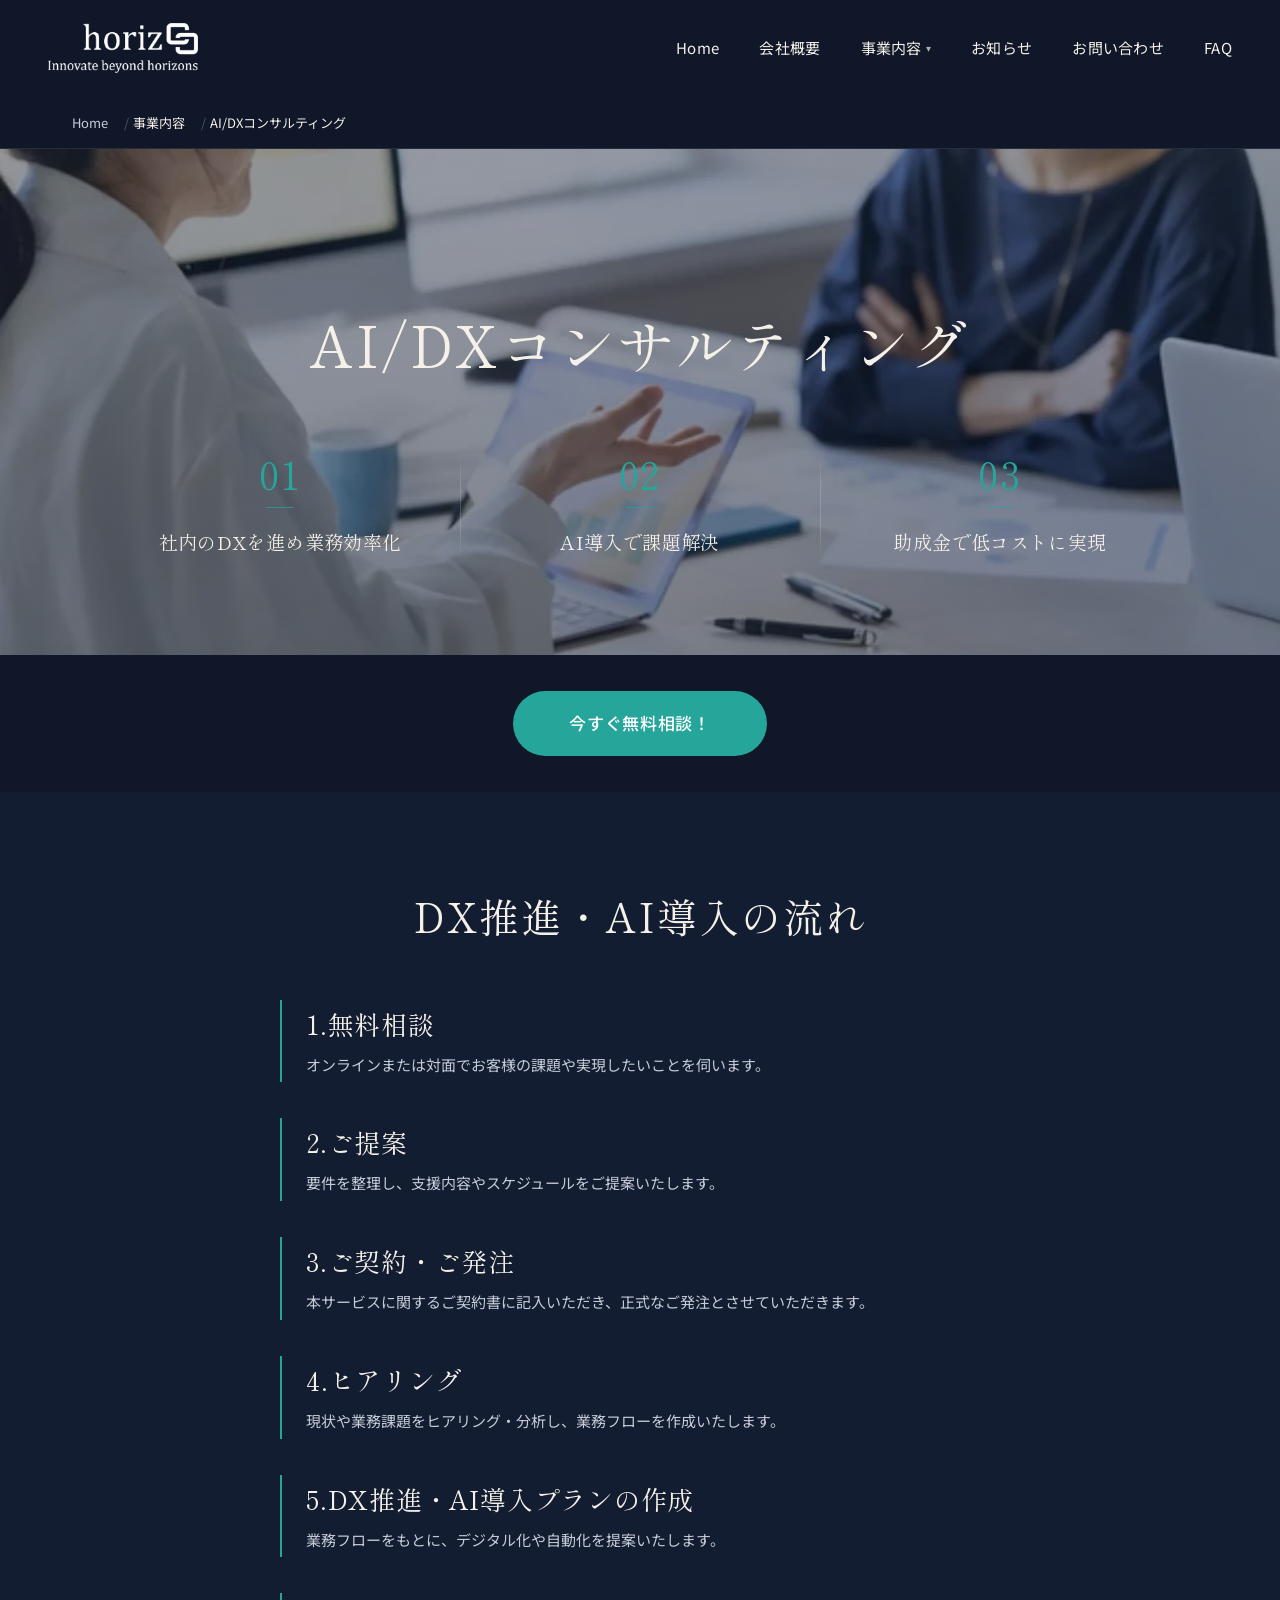
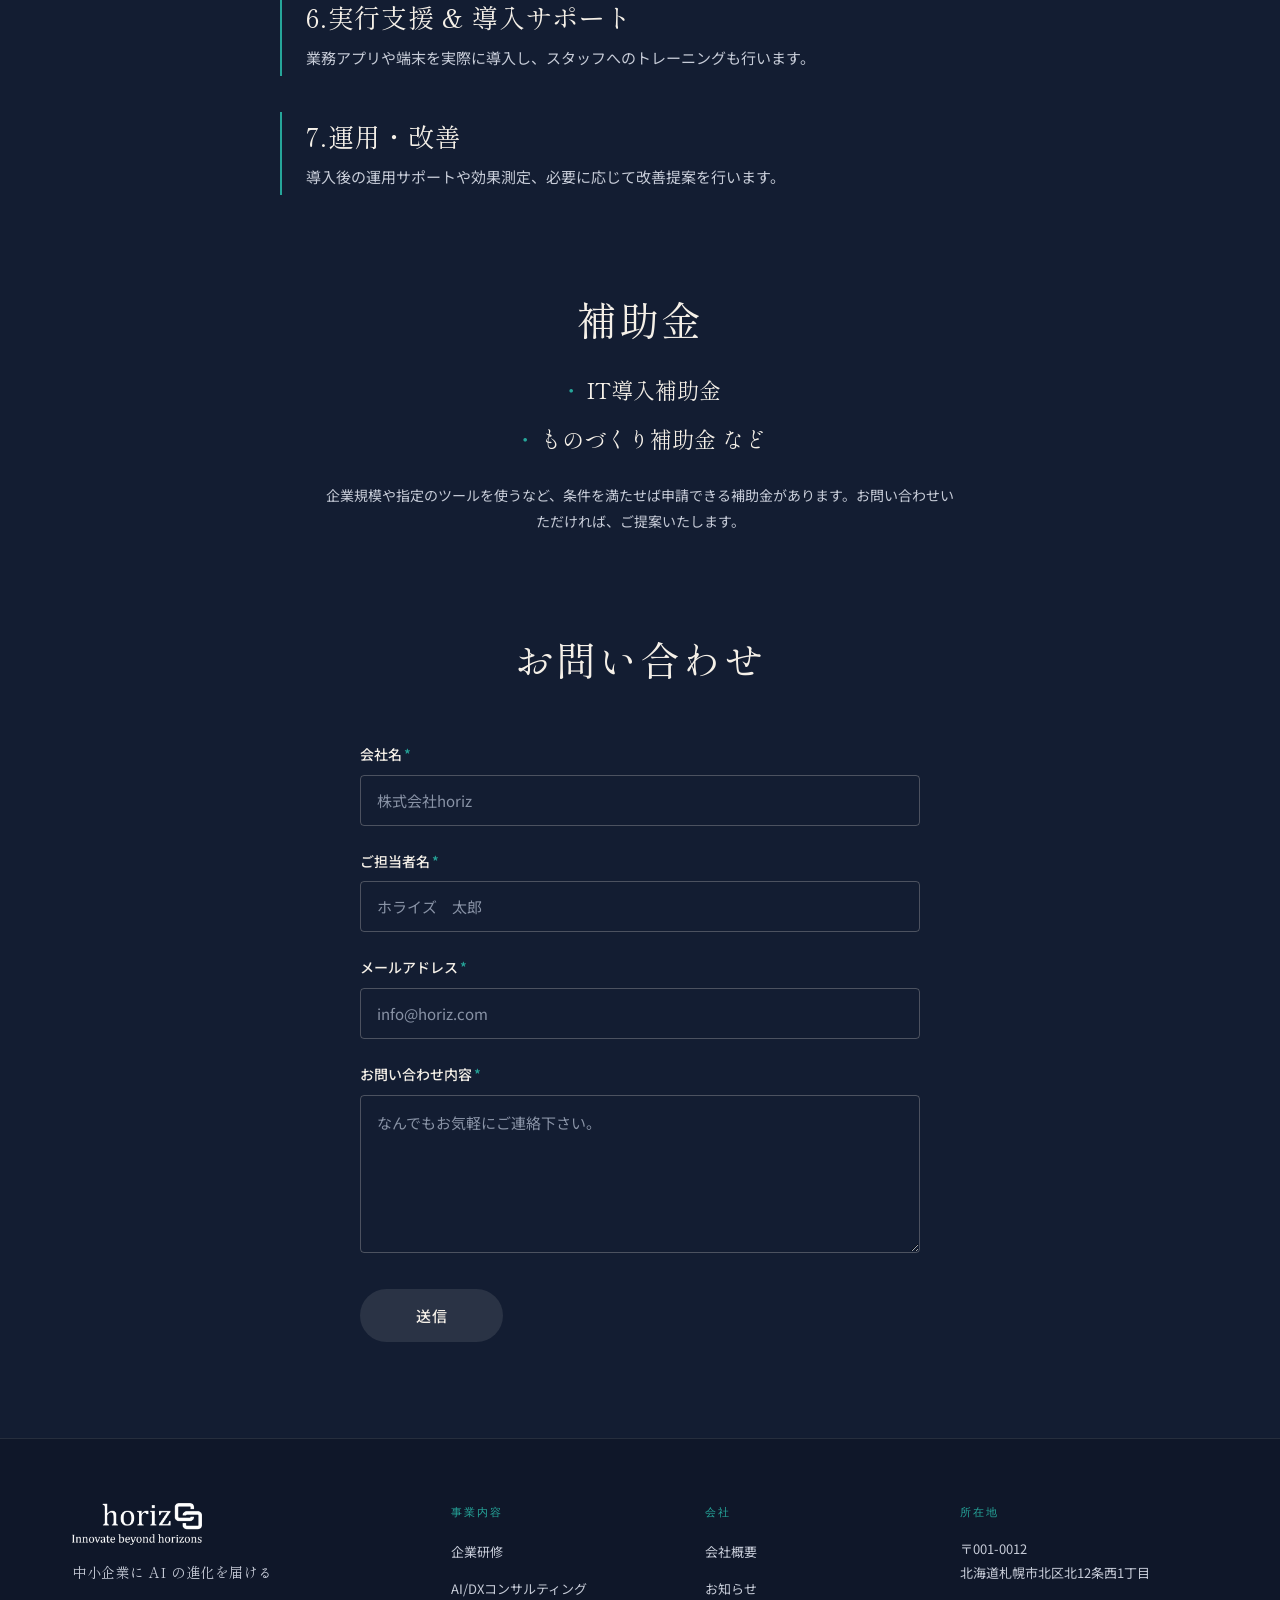
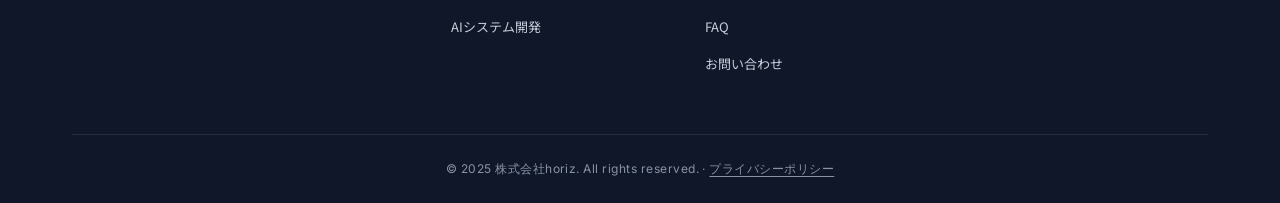
<file: consulting/index.html>
<!doctype html>
<html lang="ja">
<head>
<meta charset="utf-8">
<meta name="viewport" content="width=device-width, initial-scale=1">
<script>
// WebP サポート検出 — 検出できたら <html> に webp-supported クラスを付与
(function () {
  var img = new Image();
  img.onload = img.onerror = function () {
    if (img.height === 2) document.documentElement.classList.add('webp-supported');
  };
  img.src = '[data-uri]';
})();
</script>
<title>AI/DXコンサルティング｜札幌・北海道の中小企業伴走支援 | 株式会社horiz</title>
<meta name="description" content="社内のDXを進め業務効率化、AI導入で課題解決。IT導入補助金・ものづくり補助金の活用支援も。札幌発、全国対応のAI/DXコンサルティング。">
<link rel="canonical" href="https://horiz-ai.com/consulting/">
<link rel="icon" href="/favicon.ico?v=3" sizes="any">
<link rel="icon" type="image/png" sizes="32x32" href="/assets/images/favicon-32x32.png?v=3">
<link rel="icon" type="image/png" sizes="16x16" href="/assets/images/favicon-16x16.png?v=3">
<link rel="apple-touch-icon" sizes="180x180" href="/assets/images/apple-touch-icon.png?v=3">

<!-- Open Graph -->
<meta property="og:title" content="AI/DXコンサルティング｜札幌・北海道の中小企業伴走支援 | 株式会社horiz">
<meta property="og:description" content="社内のDXを進め業務効率化、AI導入で課題解決。IT導入補助金・ものづくり補助金の活用支援も。札幌発、全国対応のAI/DXコンサルティング。">
<meta property="og:type" content="website">
<meta property="og:url" content="https://horiz-ai.com/consulting/">
<meta property="og:image" content="https://horiz-ai.com/assets/images/home_hero.png">
<meta property="og:site_name" content="株式会社horiz">
<meta property="og:locale" content="ja_JP">

<!-- Twitter -->
<meta name="twitter:card" content="summary_large_image">
<meta name="twitter:title" content="AI/DXコンサルティング｜札幌・北海道の中小企業伴走支援 | 株式会社horiz">
<meta name="twitter:description" content="社内のDXを進め業務効率化、AI導入で課題解決。IT導入補助金・ものづくり補助金の活用支援も。札幌発、全国対応のAI/DXコンサルティング。">
<meta name="twitter:image" content="https://horiz-ai.com/assets/images/home_hero.png">

<link rel="preconnect" href="https://fonts.googleapis.com">
<link rel="preconnect" href="https://fonts.gstatic.com" crossorigin>
<link rel="dns-prefetch" href="https://horiz-ai.com">
<link href="https://fonts.googleapis.com/css2?family=Shippori+Mincho:wght@400;500;600;700&family=Noto+Sans+JP:wght@300;400;500;700&family=Inter:wght@300;400;500;600&display=swap" rel="stylesheet">
<link rel="stylesheet" href="/assets/css/style.css?v=1777606065">


<link rel="preload" as="image" href="/assets/images/consulting_hero.webp" type="image/webp" fetchpriority="high">


<script type="application/ld+json">
{
  "@context": "https://schema.org",
  "@type": ["Organization", "LocalBusiness"],
  "name": "株式会社horiz",
  "alternateName": "horiz",
  "url": "https://horiz-ai.com",
  "logo": "https://horiz-ai.com/assets/images/logo_white.png",
  "image": "https://horiz-ai.com/assets/images/home_hero.png",
  "description": "AI・DX領域に特化したテクノロジー企業。札幌・北海道発、北大認定スタートアップ。法人研修、AI/DXコンサルティング、AIシステム開発の3本柱で中小企業をワンストップ支援。",
  "founder": {
    "@type": "Person",
    "name": "西浦 翼",
    "jobTitle": "代表取締役"
  },
  "foundingDate": "2025-03-10",
  "address": {
    "@type": "PostalAddress",
    "postalCode": "001-0012",
    "addressRegion": "北海道",
    "addressLocality": "札幌市北区",
    "streetAddress": "北12条西1丁目",
    "addressCountry": "JP"
  },
  "areaServed": {
    "@type": "Country",
    "name": "Japan"
  },
  "knowsAbout": ["AI", "DX", "深層学習", "画像処理", "機械学習", "生成AI"],
  "sameAs": []
}
</script>
<script type="application/ld+json">
{
  "@context": "https://schema.org",
  "@type": "Service",
  "name": "AI/DXコンサルティング",
  "provider": {"@type": "Organization", "name": "株式会社horiz", "url": "https://horiz-ai.com"},
  "description": "社内のDXを進め業務効率化、AI導入で課題解決、助成金で低コストに実現。IT導入補助金・ものづくり補助金の活用支援。",
  "serviceType": "AI/DXコンサルティング",
  "areaServed": {"@type": "Country", "name": "Japan"},
  "offers": {"@type": "Offer", "url": "https://horiz-ai.com/consulting/", "availability": "https://schema.org/InStock"}
}
</script>

</head>
<body class="page-inner">
<a class="skip-link" href="#main">本文へスキップ</a>
<div class="scroll-progress" aria-hidden="true"></div>

<header class="site-header">
  <div class="header-inner">
    <a class="brand" href="/">
      <img src="/assets/images/logo_white.png" alt="horiz — Innovate beyond horizons" class="brand-mark">
    </a>
    <button class="nav-toggle" aria-label="メニューを開く" aria-expanded="false" aria-controls="primaryNav">
      <span></span><span></span><span></span>
    </button>
    <nav class="primary-nav" id="primaryNav">
      <ul class="nav-list"><li class="nav-item"><a class="nav-link" href="/">Home</a></li><li class="nav-item"><a class="nav-link" href="/about/">会社概要</a></li><li class="nav-item has-dropdown">  <span class="nav-link">事業内容<span class="caret">▾</span></span>  <div class="nav-dropdown"><a class="nav-sub-item" href="/training/">企業研修</a><a class="nav-sub-item" href="/consulting/">AI/DXコンサルティング</a><a class="nav-sub-item" href="/development/">システム開発</a></div></li><li class="nav-item"><a class="nav-link" href="/news/">お知らせ</a></li><li class="nav-item"><a class="nav-link" href="/contact/">お問い合わせ</a></li><li class="nav-item"><a class="nav-link" href="/faq/">FAQ</a></li></ul>
    </nav>
  </div>
</header>
<main id="main" tabindex="-1">
<nav class="breadcrumbs" aria-label="パンくずリスト"><ol class="crumb-list"><li class="crumb"><a href="/">Home</a></li><li class="crumb crumb-current" aria-current="page">事業内容</li><li class="crumb crumb-current" aria-current="page">AI/DXコンサルティング</li></ol></nav><script type="application/ld+json">{"@context": "https://schema.org", "@type": "BreadcrumbList", "itemListElement": [{"@type": "ListItem", "position": 1, "name": "Home", "item": "https://horiz-ai.com/"}, {"@type": "ListItem", "position": 2, "name": "事業内容"}, {"@type": "ListItem", "position": 3, "name": "AI/DXコンサルティング"}]}</script>
<section class="page-hero page-hero-photo bg-consulting">
  <div class="page-hero-overlay"></div>
  <div class="container">
    <h1 class="page-hero-title">AI/DXコンサルティング</h1>
    <div class="usp-grid">
      <div class="usp-cell"><span class="usp-num">01</span><p class="usp-text">社内のDXを進め業務効率化</p></div>
      <div class="usp-cell"><span class="usp-num">02</span><p class="usp-text">AI導入で課題解決</p></div>
      <div class="usp-cell"><span class="usp-num">03</span><p class="usp-text">助成金で低コストに実現</p></div>
    </div>
  </div>
</section>

<section class="cta-band"><div class="cta-pill-wrap"><a class="cta-pill" href="/contact/">今すぐ無料相談！</a></div></section>

<section class="section section-flow">
  <div class="container narrow">
    <h2 class="section-title">DX推進・AI導入の流れ</h2>
    <div class="flow-list"><div class="flow-row"><h3 class="flow-title">1.無料相談</h3><p class="flow-body">オンラインまたは対面でお客様の課題や実現したいことを伺います。</p></div><div class="flow-row"><h3 class="flow-title">2.ご提案</h3><p class="flow-body">要件を整理し、支援内容やスケジュールをご提案いたします。</p></div><div class="flow-row"><h3 class="flow-title">3.ご契約・ご発注</h3><p class="flow-body">本サービスに関するご契約書に記入いただき、正式なご発注とさせていただきます。</p></div><div class="flow-row"><h3 class="flow-title">4.ヒアリング</h3><p class="flow-body">現状や業務課題をヒアリング・分析し、業務フローを作成いたします。</p></div><div class="flow-row"><h3 class="flow-title">5.DX推進・AI導入プランの作成</h3><p class="flow-body">業務フローをもとに、デジタル化や自動化を提案いたします。</p></div><div class="flow-row"><h3 class="flow-title">6.実行支援 & 導入サポート</h3><p class="flow-body">業務アプリや端末を実際に導入し、スタッフへのトレーニングも行います。</p></div><div class="flow-row"><h3 class="flow-title">7.運用・改善</h3><p class="flow-body">導入後の運用サポートや効果測定、必要に応じて改善提案を行います。</p></div></div>
  </div>
</section>

<section class="section section-subsidy">
  <div class="container narrow">
    <h2 class="section-title">補助金</h2>
    <ul class="subsidy-bullets">
      <li>IT導入補助金</li>
      <li>ものづくり補助金 など</li>
    </ul>
    <p class="subsidy-note">企業規模や指定のツールを使うなど、条件を満たせば申請できる補助金があります。お問い合わせいただければ、ご提案いたします。</p>
  </div>
</section>

<section class="section section-contact" id="contact">
  <div class="container">
    <h2 class="section-title">お問い合わせ</h2>
    <form class="contact-form" action="#mailto" method="post">
      <div class="form-row">
        <label class="form-label" for="company">会社名<span class="req">*</span></label>
        <input type="text" id="company" name="company" placeholder="株式会社horiz" required>
      </div>
      <div class="form-row">
        <label class="form-label" for="name">ご担当者名<span class="req">*</span></label>
        <input type="text" id="name" name="name" placeholder="ホライズ　太郎" required>
      </div>
      <div class="form-row">
        <label class="form-label" for="email">メールアドレス<span class="req">*</span></label>
        <input type="email" id="email" name="email" placeholder="info@horiz.com" required>
      </div>
      <div class="form-row">
        <label class="form-label" for="message">お問い合わせ内容<span class="req">*</span></label>
        <textarea id="message" name="message" rows="5" placeholder="なんでもお気軽にご連絡下さい。" required></textarea>
      </div>
      <button class="form-submit" type="submit">送信</button>
      <div class="form-status" role="status" aria-live="polite">
        <strong>メールアプリを開きました。</strong> 内容を確認のうえ送信してください。<br>
        メールアプリが起動しない場合は、お手数ですが <a href="mailto:horiz.hokudai@gmail.com">horiz.hokudai@gmail.com</a> 宛にお送りください。
      </div>
    </form>
  </div>
</section>
</main>

<footer class="site-footer">
  <div class="footer-inner">
    <div class="footer-grid">
      <div class="footer-col footer-brand">
        <img src="/assets/images/logo_white.png" alt="horiz" class="footer-logo">
        <p class="footer-tagline">中小企業に AI の進化を届ける</p>
      </div>
      <nav class="footer-col" aria-label="フッター・ナビゲーション">
        <h4 class="footer-heading">事業内容</h4>
        <ul class="footer-links">
          <li><a href="/training/">企業研修</a></li>
          <li><a href="/consulting/">AI/DXコンサルティング</a></li>
          <li><a href="/development/">AIシステム開発</a></li>
        </ul>
      </nav>
      <nav class="footer-col" aria-label="フッター・会社情報">
        <h4 class="footer-heading">会社</h4>
        <ul class="footer-links">
          <li><a href="/about/">会社概要</a></li>
          <li><a href="/news/">お知らせ</a></li>
          <li><a href="/faq/">FAQ</a></li>
          <li><a href="/contact/">お問い合わせ</a></li>
        </ul>
      </nav>
      <div class="footer-col">
        <h4 class="footer-heading">所在地</h4>
        <p class="footer-address">〒001-0012<br>北海道札幌市北区北12条西1丁目</p>
      </div>
    </div>
    <div class="footer-bottom">
      <p class="copyright">© 2025 株式会社horiz. All rights reserved. · <a href="/privacy/" class="footer-legal-link">プライバシーポリシー</a></p>
    </div>
  </div>
</footer>
<button class="back-to-top" aria-label="ページトップへ戻る" type="button"><span aria-hidden="true">↑</span></button>
<a class="floating-cta" href="/contact/">無料相談 →</a>
<script>
(function () {
  // ────── 旧Hostinger版のService Worker / Cache Storage を一括解除 ──────
  // Hostinger Builder製のサイトはPWA化のためSWを登録していたため、
  // URLバー直打ちで古いキャッシュが返る問題が発生する。これを掃除する。
  if ('serviceWorker' in navigator && navigator.serviceWorker.getRegistrations) {
    navigator.serviceWorker.getRegistrations().then(function (regs) {
      regs.forEach(function (r) { try { r.unregister(); } catch (e) {} });
    }).catch(function () {});
  }
  if (typeof caches !== 'undefined' && caches.keys) {
    caches.keys().then(function (keys) {
      keys.forEach(function (k) { try { caches.delete(k); } catch (e) {} });
    }).catch(function () {});
  }

  // ────── ヘッダー / Back-to-Top / Floating CTA / スクロール進捗バー ──────
  var header = document.querySelector('.site-header');
  var backTop = document.querySelector('.back-to-top');
  var floatCta = document.querySelector('.floating-cta');
  var progress = document.querySelector('.scroll-progress');
  var lastScroll = -1;
  var rafId = null;
  function updateScrollUI() {
    rafId = null;
    var y = window.pageYOffset || document.documentElement.scrollTop;
    if (y === lastScroll) return;
    lastScroll = y;
    if (header) {
      if (y > 40) header.classList.add('is-scrolled');
      else header.classList.remove('is-scrolled');
    }
    if (backTop) {
      if (y > 600) backTop.classList.add('is-visible');
      else backTop.classList.remove('is-visible');
    }
    if (floatCta) {
      if (y > 400) floatCta.classList.add('is-visible');
      else floatCta.classList.remove('is-visible');
    }
    if (progress) {
      var docH = document.documentElement.scrollHeight - window.innerHeight;
      var pct = docH > 0 ? Math.min(100, (y / docH) * 100) : 0;
      progress.style.transform = 'scaleX(' + (pct / 100) + ')';
    }
  }
  window.addEventListener('scroll', function () {
    if (rafId === null) rafId = window.requestAnimationFrame(updateScrollUI);
  }, { passive: true });
  updateScrollUI();
  if (backTop) {
    backTop.addEventListener('click', function () {
      window.scrollTo({ top: 0, behavior: 'smooth' });
    });
  }

  // ────── ハンバーガー ──────
  var toggle = document.querySelector('.nav-toggle');
  var nav = document.querySelector('.primary-nav');
  function closeNav() {
    if (nav) nav.classList.remove('is-open');
    if (toggle) {
      toggle.classList.remove('is-open');
      toggle.setAttribute('aria-expanded', 'false');
    }
    document.body.classList.remove('nav-locked');
  }
  if (toggle && nav) {
    toggle.addEventListener('click', function (e) {
      e.stopPropagation();
      var open = nav.classList.toggle('is-open');
      toggle.classList.toggle('is-open', open);
      toggle.setAttribute('aria-expanded', open ? 'true' : 'false');
      document.body.classList.toggle('nav-locked', open);
    });
    nav.querySelectorAll('a').forEach(function (a) {
      a.addEventListener('click', closeNav);
    });
    // 暗いオーバーレイ部分(body::after)をタップしてもメニューを閉じる
    document.addEventListener('click', function (e) {
      if (!document.body.classList.contains('nav-locked')) return;
      if (nav.contains(e.target) || toggle.contains(e.target)) return;
      closeNav();
    });
    document.addEventListener('keydown', function (e) {
      if (e.key === 'Escape') closeNav();
    });
  }

  // ────── スクロールフェードイン ──────
  if (typeof window.IntersectionObserver === 'undefined') return;
  if (window.matchMedia && window.matchMedia('(prefers-reduced-motion: reduce)').matches) return;
  var targets = document.querySelectorAll('.section, .page-hero, .hero, .greeting-grid, .course-row, .service-tile, .flow-row, .faq-item, .news-card, .news-item');
  targets.forEach(function (el) { el.classList.add('fade-in'); });
  // services-grid の中の service-tile には index ベースの遅延を付与してステガード
  document.querySelectorAll('.services-grid').forEach(function (g) {
    g.querySelectorAll('.service-tile').forEach(function (tile, i) {
      tile.style.transitionDelay = (i * 90) + 'ms';
    });
  });
  document.querySelectorAll('.usp-grid').forEach(function (g) {
    g.querySelectorAll('.usp-cell').forEach(function (cell, i) {
      cell.classList.add('fade-in');
      cell.style.transitionDelay = (i * 90) + 'ms';
    });
  });
  var io = new IntersectionObserver(function (entries) {
    entries.forEach(function (e) {
      if (e.isIntersecting) {
        e.target.classList.add('is-visible');
        io.unobserve(e.target);
      }
    });
  }, { threshold: 0.08, rootMargin: '0px 0px -10% 0px' });
  targets.forEach(function (el) { io.observe(el); });
  document.querySelectorAll('.usp-cell.fade-in').forEach(function (el) { io.observe(el); });
  // ファーストビューは即時表示
  setTimeout(function () {
    document.querySelectorAll('.hero, .page-hero').forEach(function (el) { el.classList.add('is-visible'); });
  }, 50);

  // ────── お問い合わせフォームを mailto: にハイジャック (Cloudflare Pages 移行前の暫定) ──────
  var form = document.querySelector('.contact-form');
  if (form && form.getAttribute('action') === '#mailto') {
    form.addEventListener('submit', function (e) {
      e.preventDefault();
      var get = function (name) {
        var el = form.querySelector('[name="' + name + '"]');
        return el ? (el.value || '').trim() : '';
      };
      var company = get('company'), name = get('name'), email = get('email'), msg = get('message');
      var subject = '[horiz-ai.com お問い合わせ] ' + (company || '会社名未入力');
      var body =
        '会社名: ' + company + '\n' +
        'ご担当者名: ' + name + '\n' +
        'メールアドレス: ' + email + '\n\n' +
        'お問い合わせ内容:\n' + msg + '\n';
      var to = 'horiz.hokudai@gmail.com';
      window.location.href = 'mailto:' + to + '?subject=' + encodeURIComponent(subject) + '&body=' + encodeURIComponent(body);
      // ステータスメッセージ表示
      var status = form.querySelector('.form-status');
      if (status) status.classList.add('is-visible');
    });
  }
})();
</script>
</body>
</html>
</file>
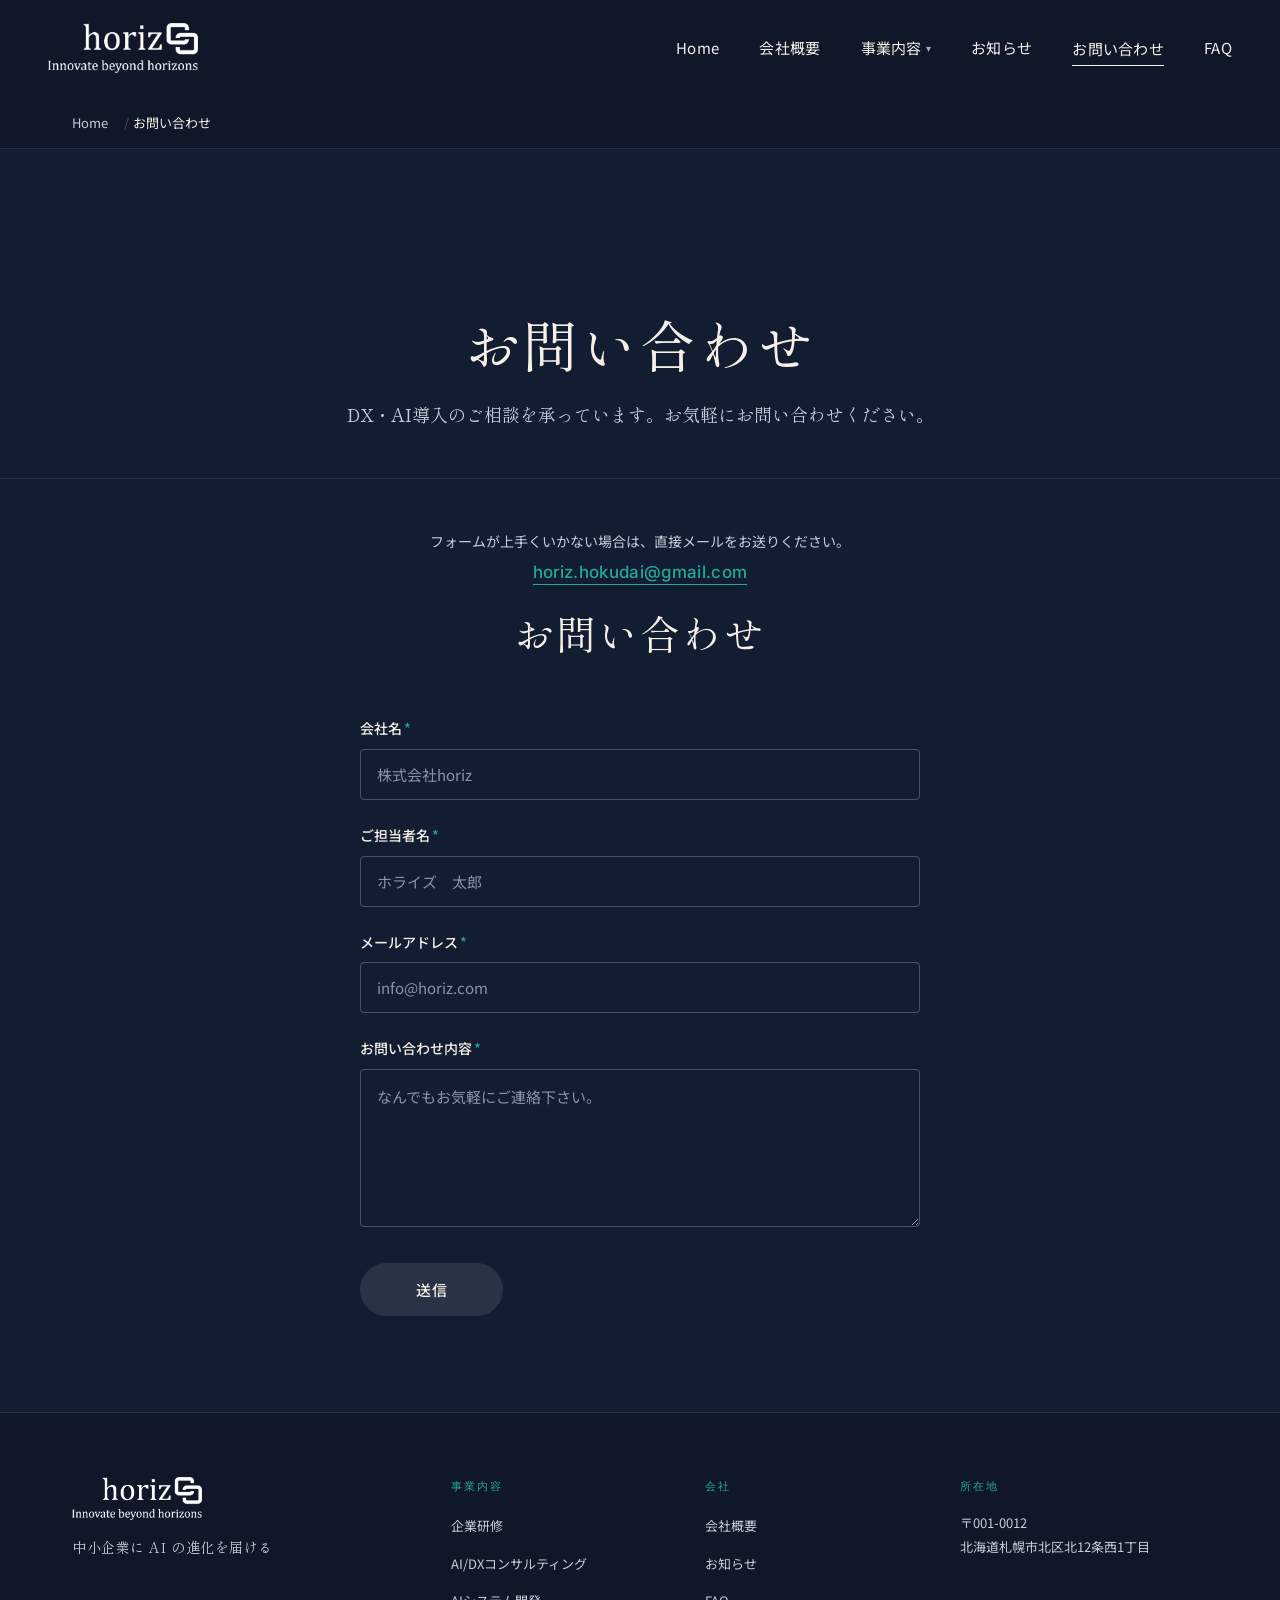
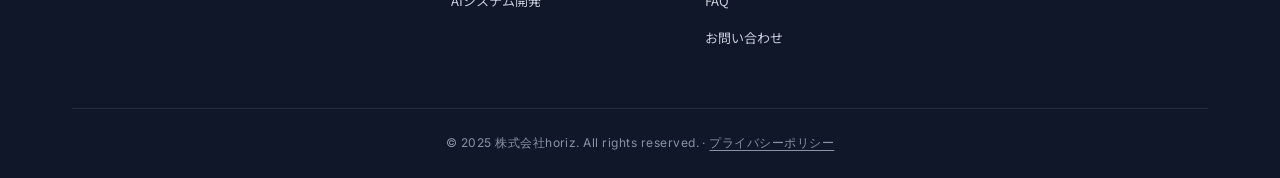
<file: contact/index.html>
<!doctype html>
<html lang="ja">
<head>
<meta charset="utf-8">
<meta name="viewport" content="width=device-width, initial-scale=1">
<script>
// WebP サポート検出 — 検出できたら <html> に webp-supported クラスを付与
(function () {
  var img = new Image();
  img.onload = img.onerror = function () {
    if (img.height === 2) document.documentElement.classList.add('webp-supported');
  };
  img.src = '[data-uri]';
})();
</script>
<title>お問い合わせ | 株式会社horiz</title>
<meta name="description" content="AI/DX法人研修・コンサルティング・システム開発のご相談はこちら。札幌発、全国対応。お気軽にお問い合わせください。">
<link rel="canonical" href="https://horiz-ai.com/contact/">
<link rel="icon" href="/favicon.ico?v=3" sizes="any">
<link rel="icon" type="image/png" sizes="32x32" href="/assets/images/favicon-32x32.png?v=3">
<link rel="icon" type="image/png" sizes="16x16" href="/assets/images/favicon-16x16.png?v=3">
<link rel="apple-touch-icon" sizes="180x180" href="/assets/images/apple-touch-icon.png?v=3">

<!-- Open Graph -->
<meta property="og:title" content="お問い合わせ | 株式会社horiz">
<meta property="og:description" content="AI/DX法人研修・コンサルティング・システム開発のご相談はこちら。札幌発、全国対応。お気軽にお問い合わせください。">
<meta property="og:type" content="website">
<meta property="og:url" content="https://horiz-ai.com/contact/">
<meta property="og:image" content="https://horiz-ai.com/assets/images/home_hero.png">
<meta property="og:site_name" content="株式会社horiz">
<meta property="og:locale" content="ja_JP">

<!-- Twitter -->
<meta name="twitter:card" content="summary_large_image">
<meta name="twitter:title" content="お問い合わせ | 株式会社horiz">
<meta name="twitter:description" content="AI/DX法人研修・コンサルティング・システム開発のご相談はこちら。札幌発、全国対応。お気軽にお問い合わせください。">
<meta name="twitter:image" content="https://horiz-ai.com/assets/images/home_hero.png">

<link rel="preconnect" href="https://fonts.googleapis.com">
<link rel="preconnect" href="https://fonts.gstatic.com" crossorigin>
<link rel="dns-prefetch" href="https://horiz-ai.com">
<link href="https://fonts.googleapis.com/css2?family=Shippori+Mincho:wght@400;500;600;700&family=Noto+Sans+JP:wght@300;400;500;700&family=Inter:wght@300;400;500;600&display=swap" rel="stylesheet">
<link rel="stylesheet" href="/assets/css/style.css?v=1777606065">





<script type="application/ld+json">
{
  "@context": "https://schema.org",
  "@type": ["Organization", "LocalBusiness"],
  "name": "株式会社horiz",
  "alternateName": "horiz",
  "url": "https://horiz-ai.com",
  "logo": "https://horiz-ai.com/assets/images/logo_white.png",
  "image": "https://horiz-ai.com/assets/images/home_hero.png",
  "description": "AI・DX領域に特化したテクノロジー企業。札幌・北海道発、北大認定スタートアップ。法人研修、AI/DXコンサルティング、AIシステム開発の3本柱で中小企業をワンストップ支援。",
  "founder": {
    "@type": "Person",
    "name": "西浦 翼",
    "jobTitle": "代表取締役"
  },
  "foundingDate": "2025-03-10",
  "address": {
    "@type": "PostalAddress",
    "postalCode": "001-0012",
    "addressRegion": "北海道",
    "addressLocality": "札幌市北区",
    "streetAddress": "北12条西1丁目",
    "addressCountry": "JP"
  },
  "areaServed": {
    "@type": "Country",
    "name": "Japan"
  },
  "knowsAbout": ["AI", "DX", "深層学習", "画像処理", "機械学習", "生成AI"],
  "sameAs": []
}
</script>


</head>
<body class="page-inner page-contact">
<a class="skip-link" href="#main">本文へスキップ</a>
<div class="scroll-progress" aria-hidden="true"></div>

<header class="site-header">
  <div class="header-inner">
    <a class="brand" href="/">
      <img src="/assets/images/logo_white.png" alt="horiz — Innovate beyond horizons" class="brand-mark">
    </a>
    <button class="nav-toggle" aria-label="メニューを開く" aria-expanded="false" aria-controls="primaryNav">
      <span></span><span></span><span></span>
    </button>
    <nav class="primary-nav" id="primaryNav">
      <ul class="nav-list"><li class="nav-item"><a class="nav-link" href="/">Home</a></li><li class="nav-item"><a class="nav-link" href="/about/">会社概要</a></li><li class="nav-item has-dropdown">  <span class="nav-link">事業内容<span class="caret">▾</span></span>  <div class="nav-dropdown"><a class="nav-sub-item" href="/training/">企業研修</a><a class="nav-sub-item" href="/consulting/">AI/DXコンサルティング</a><a class="nav-sub-item" href="/development/">システム開発</a></div></li><li class="nav-item"><a class="nav-link" href="/news/">お知らせ</a></li><li class="nav-item is-active"><a class="nav-link" href="/contact/">お問い合わせ</a></li><li class="nav-item"><a class="nav-link" href="/faq/">FAQ</a></li></ul>
    </nav>
  </div>
</header>
<main id="main" tabindex="-1">
<nav class="breadcrumbs" aria-label="パンくずリスト"><ol class="crumb-list"><li class="crumb"><a href="/">Home</a></li><li class="crumb crumb-current" aria-current="page">お問い合わせ</li></ol></nav><script type="application/ld+json">{"@context": "https://schema.org", "@type": "BreadcrumbList", "itemListElement": [{"@type": "ListItem", "position": 1, "name": "Home", "item": "https://horiz-ai.com/"}, {"@type": "ListItem", "position": 2, "name": "お問い合わせ"}]}</script>
<section class="page-hero page-hero-plain">
  <div class="container">
    <h1 class="page-hero-title">お問い合わせ</h1>
    <p class="page-hero-lede">DX・AI導入のご相談を承っています。お気軽にお問い合わせください。</p>
  </div>
</section>

<section class="section section-contact-channels">
  <div class="container narrow">
    <p class="contact-direct">
      フォームが上手くいかない場合は、直接メールをお送りください。<br>
      <a class="contact-direct-mail" href="mailto:horiz.hokudai@gmail.com">horiz.hokudai@gmail.com</a>
    </p>
  </div>
</section>

<section class="section section-contact" id="contact">
  <div class="container">
    <h2 class="section-title">お問い合わせ</h2>
    <form class="contact-form" action="#mailto" method="post">
      <div class="form-row">
        <label class="form-label" for="company">会社名<span class="req">*</span></label>
        <input type="text" id="company" name="company" placeholder="株式会社horiz" required>
      </div>
      <div class="form-row">
        <label class="form-label" for="name">ご担当者名<span class="req">*</span></label>
        <input type="text" id="name" name="name" placeholder="ホライズ　太郎" required>
      </div>
      <div class="form-row">
        <label class="form-label" for="email">メールアドレス<span class="req">*</span></label>
        <input type="email" id="email" name="email" placeholder="info@horiz.com" required>
      </div>
      <div class="form-row">
        <label class="form-label" for="message">お問い合わせ内容<span class="req">*</span></label>
        <textarea id="message" name="message" rows="5" placeholder="なんでもお気軽にご連絡下さい。" required></textarea>
      </div>
      <button class="form-submit" type="submit">送信</button>
      <div class="form-status" role="status" aria-live="polite">
        <strong>メールアプリを開きました。</strong> 内容を確認のうえ送信してください。<br>
        メールアプリが起動しない場合は、お手数ですが <a href="mailto:horiz.hokudai@gmail.com">horiz.hokudai@gmail.com</a> 宛にお送りください。
      </div>
    </form>
  </div>
</section>
</main>

<footer class="site-footer">
  <div class="footer-inner">
    <div class="footer-grid">
      <div class="footer-col footer-brand">
        <img src="/assets/images/logo_white.png" alt="horiz" class="footer-logo">
        <p class="footer-tagline">中小企業に AI の進化を届ける</p>
      </div>
      <nav class="footer-col" aria-label="フッター・ナビゲーション">
        <h4 class="footer-heading">事業内容</h4>
        <ul class="footer-links">
          <li><a href="/training/">企業研修</a></li>
          <li><a href="/consulting/">AI/DXコンサルティング</a></li>
          <li><a href="/development/">AIシステム開発</a></li>
        </ul>
      </nav>
      <nav class="footer-col" aria-label="フッター・会社情報">
        <h4 class="footer-heading">会社</h4>
        <ul class="footer-links">
          <li><a href="/about/">会社概要</a></li>
          <li><a href="/news/">お知らせ</a></li>
          <li><a href="/faq/">FAQ</a></li>
          <li><a href="/contact/">お問い合わせ</a></li>
        </ul>
      </nav>
      <div class="footer-col">
        <h4 class="footer-heading">所在地</h4>
        <p class="footer-address">〒001-0012<br>北海道札幌市北区北12条西1丁目</p>
      </div>
    </div>
    <div class="footer-bottom">
      <p class="copyright">© 2025 株式会社horiz. All rights reserved. · <a href="/privacy/" class="footer-legal-link">プライバシーポリシー</a></p>
    </div>
  </div>
</footer>
<button class="back-to-top" aria-label="ページトップへ戻る" type="button"><span aria-hidden="true">↑</span></button>
<a class="floating-cta" href="/contact/">無料相談 →</a>
<script>
(function () {
  // ────── 旧Hostinger版のService Worker / Cache Storage を一括解除 ──────
  // Hostinger Builder製のサイトはPWA化のためSWを登録していたため、
  // URLバー直打ちで古いキャッシュが返る問題が発生する。これを掃除する。
  if ('serviceWorker' in navigator && navigator.serviceWorker.getRegistrations) {
    navigator.serviceWorker.getRegistrations().then(function (regs) {
      regs.forEach(function (r) { try { r.unregister(); } catch (e) {} });
    }).catch(function () {});
  }
  if (typeof caches !== 'undefined' && caches.keys) {
    caches.keys().then(function (keys) {
      keys.forEach(function (k) { try { caches.delete(k); } catch (e) {} });
    }).catch(function () {});
  }

  // ────── ヘッダー / Back-to-Top / Floating CTA / スクロール進捗バー ──────
  var header = document.querySelector('.site-header');
  var backTop = document.querySelector('.back-to-top');
  var floatCta = document.querySelector('.floating-cta');
  var progress = document.querySelector('.scroll-progress');
  var lastScroll = -1;
  var rafId = null;
  function updateScrollUI() {
    rafId = null;
    var y = window.pageYOffset || document.documentElement.scrollTop;
    if (y === lastScroll) return;
    lastScroll = y;
    if (header) {
      if (y > 40) header.classList.add('is-scrolled');
      else header.classList.remove('is-scrolled');
    }
    if (backTop) {
      if (y > 600) backTop.classList.add('is-visible');
      else backTop.classList.remove('is-visible');
    }
    if (floatCta) {
      if (y > 400) floatCta.classList.add('is-visible');
      else floatCta.classList.remove('is-visible');
    }
    if (progress) {
      var docH = document.documentElement.scrollHeight - window.innerHeight;
      var pct = docH > 0 ? Math.min(100, (y / docH) * 100) : 0;
      progress.style.transform = 'scaleX(' + (pct / 100) + ')';
    }
  }
  window.addEventListener('scroll', function () {
    if (rafId === null) rafId = window.requestAnimationFrame(updateScrollUI);
  }, { passive: true });
  updateScrollUI();
  if (backTop) {
    backTop.addEventListener('click', function () {
      window.scrollTo({ top: 0, behavior: 'smooth' });
    });
  }

  // ────── ハンバーガー ──────
  var toggle = document.querySelector('.nav-toggle');
  var nav = document.querySelector('.primary-nav');
  function closeNav() {
    if (nav) nav.classList.remove('is-open');
    if (toggle) {
      toggle.classList.remove('is-open');
      toggle.setAttribute('aria-expanded', 'false');
    }
    document.body.classList.remove('nav-locked');
  }
  if (toggle && nav) {
    toggle.addEventListener('click', function (e) {
      e.stopPropagation();
      var open = nav.classList.toggle('is-open');
      toggle.classList.toggle('is-open', open);
      toggle.setAttribute('aria-expanded', open ? 'true' : 'false');
      document.body.classList.toggle('nav-locked', open);
    });
    nav.querySelectorAll('a').forEach(function (a) {
      a.addEventListener('click', closeNav);
    });
    // 暗いオーバーレイ部分(body::after)をタップしてもメニューを閉じる
    document.addEventListener('click', function (e) {
      if (!document.body.classList.contains('nav-locked')) return;
      if (nav.contains(e.target) || toggle.contains(e.target)) return;
      closeNav();
    });
    document.addEventListener('keydown', function (e) {
      if (e.key === 'Escape') closeNav();
    });
  }

  // ────── スクロールフェードイン ──────
  if (typeof window.IntersectionObserver === 'undefined') return;
  if (window.matchMedia && window.matchMedia('(prefers-reduced-motion: reduce)').matches) return;
  var targets = document.querySelectorAll('.section, .page-hero, .hero, .greeting-grid, .course-row, .service-tile, .flow-row, .faq-item, .news-card, .news-item');
  targets.forEach(function (el) { el.classList.add('fade-in'); });
  // services-grid の中の service-tile には index ベースの遅延を付与してステガード
  document.querySelectorAll('.services-grid').forEach(function (g) {
    g.querySelectorAll('.service-tile').forEach(function (tile, i) {
      tile.style.transitionDelay = (i * 90) + 'ms';
    });
  });
  document.querySelectorAll('.usp-grid').forEach(function (g) {
    g.querySelectorAll('.usp-cell').forEach(function (cell, i) {
      cell.classList.add('fade-in');
      cell.style.transitionDelay = (i * 90) + 'ms';
    });
  });
  var io = new IntersectionObserver(function (entries) {
    entries.forEach(function (e) {
      if (e.isIntersecting) {
        e.target.classList.add('is-visible');
        io.unobserve(e.target);
      }
    });
  }, { threshold: 0.08, rootMargin: '0px 0px -10% 0px' });
  targets.forEach(function (el) { io.observe(el); });
  document.querySelectorAll('.usp-cell.fade-in').forEach(function (el) { io.observe(el); });
  // ファーストビューは即時表示
  setTimeout(function () {
    document.querySelectorAll('.hero, .page-hero').forEach(function (el) { el.classList.add('is-visible'); });
  }, 50);

  // ────── お問い合わせフォームを mailto: にハイジャック (Cloudflare Pages 移行前の暫定) ──────
  var form = document.querySelector('.contact-form');
  if (form && form.getAttribute('action') === '#mailto') {
    form.addEventListener('submit', function (e) {
      e.preventDefault();
      var get = function (name) {
        var el = form.querySelector('[name="' + name + '"]');
        return el ? (el.value || '').trim() : '';
      };
      var company = get('company'), name = get('name'), email = get('email'), msg = get('message');
      var subject = '[horiz-ai.com お問い合わせ] ' + (company || '会社名未入力');
      var body =
        '会社名: ' + company + '\n' +
        'ご担当者名: ' + name + '\n' +
        'メールアドレス: ' + email + '\n\n' +
        'お問い合わせ内容:\n' + msg + '\n';
      var to = 'horiz.hokudai@gmail.com';
      window.location.href = 'mailto:' + to + '?subject=' + encodeURIComponent(subject) + '&body=' + encodeURIComponent(body);
      // ステータスメッセージ表示
      var status = form.querySelector('.form-status');
      if (status) status.classList.add('is-visible');
    });
  }
})();
</script>
</body>
</html>
</file>
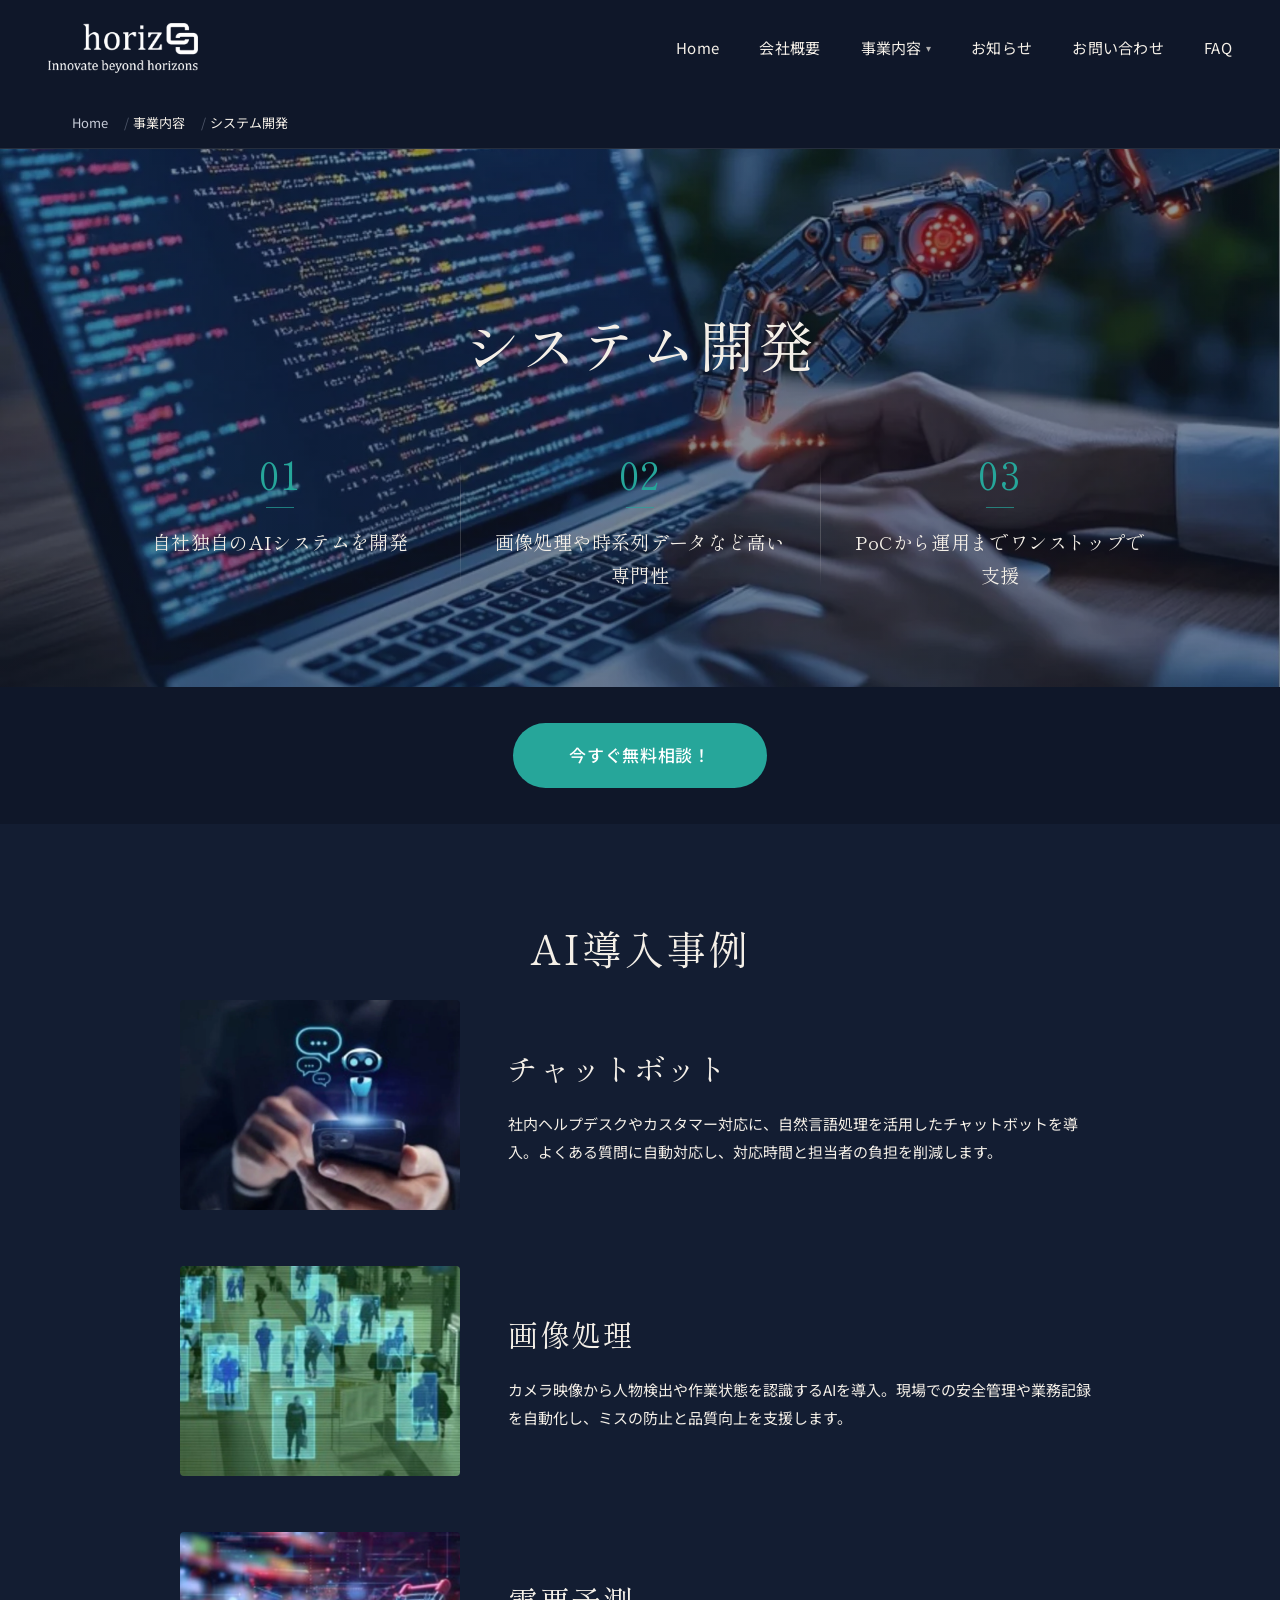
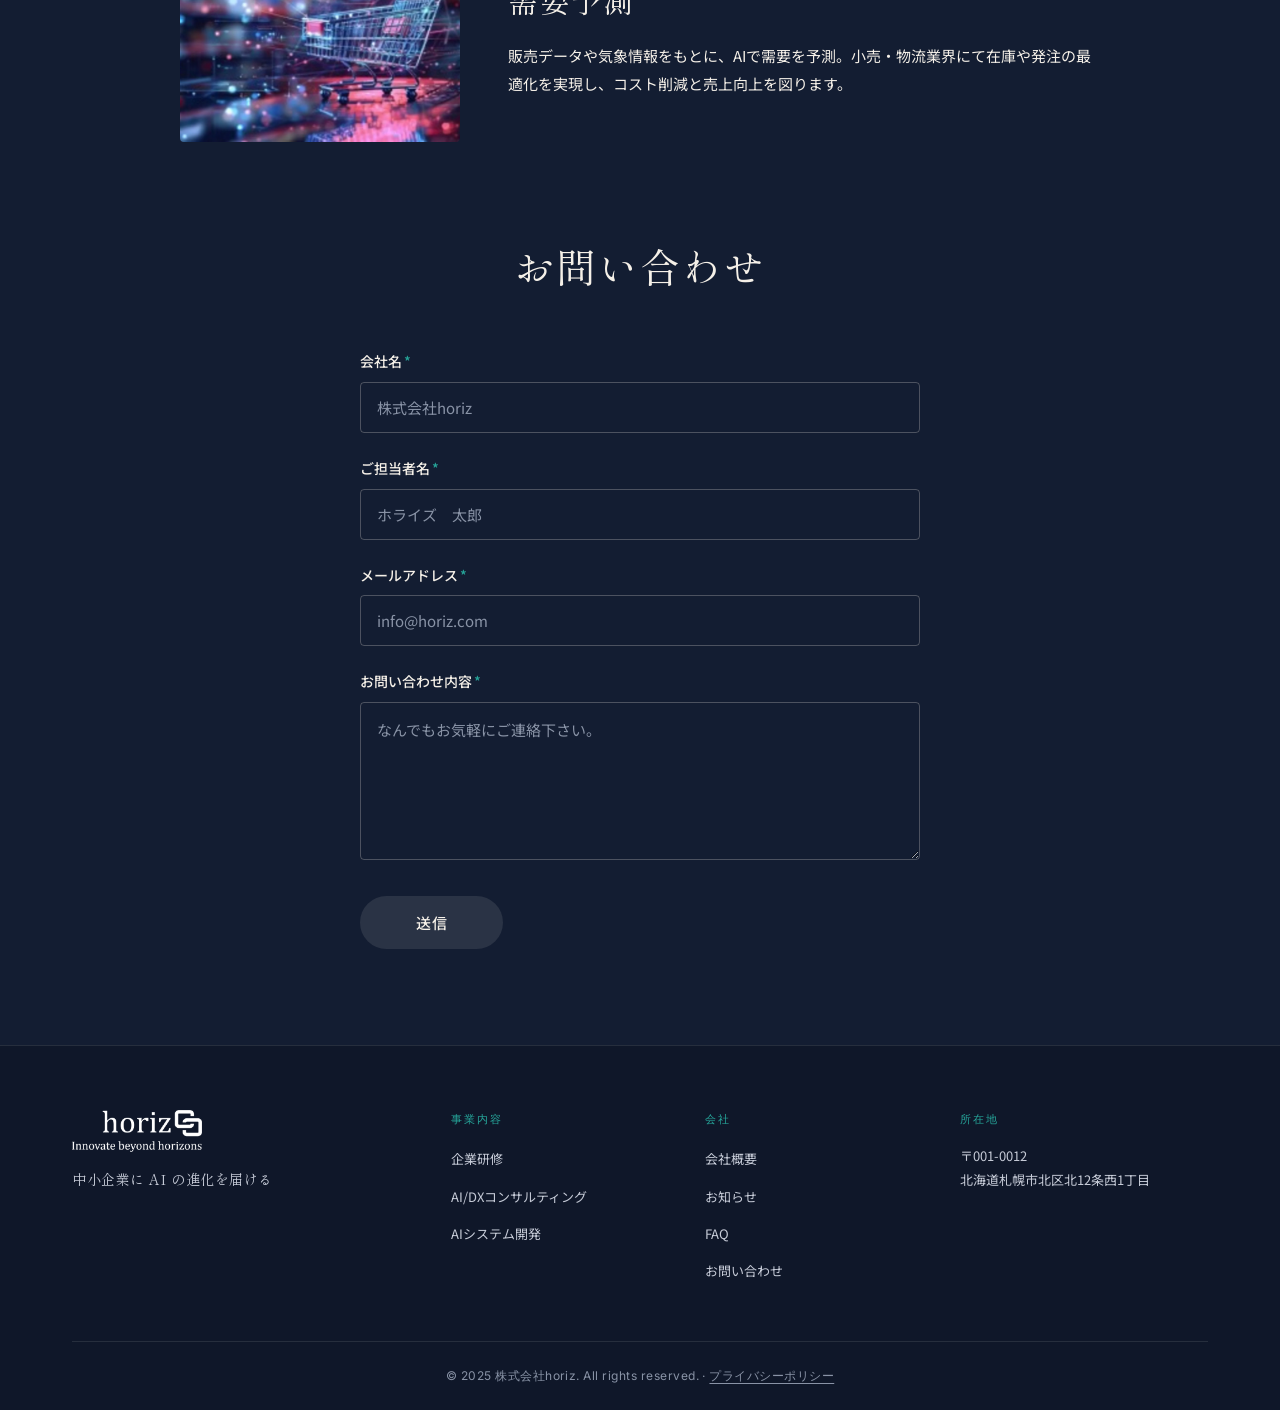
<file: development/index.html>
<!doctype html>
<html lang="ja">
<head>
<meta charset="utf-8">
<meta name="viewport" content="width=device-width, initial-scale=1">
<script>
// WebP サポート検出 — 検出できたら <html> に webp-supported クラスを付与
(function () {
  var img = new Image();
  img.onload = img.onerror = function () {
    if (img.height === 2) document.documentElement.classList.add('webp-supported');
  };
  img.src = '[data-uri]';
})();
</script>
<title>AIシステム開発（画像認識・需要予測）| 株式会社horiz</title>
<meta name="description" content="自社独自のAIシステムを開発。画像処理や時系列データなど高い専門性を持つ博士課程出身のエンジニアが、PoCから運用までワンストップで支援。">
<link rel="canonical" href="https://horiz-ai.com/development/">
<link rel="icon" href="/favicon.ico?v=3" sizes="any">
<link rel="icon" type="image/png" sizes="32x32" href="/assets/images/favicon-32x32.png?v=3">
<link rel="icon" type="image/png" sizes="16x16" href="/assets/images/favicon-16x16.png?v=3">
<link rel="apple-touch-icon" sizes="180x180" href="/assets/images/apple-touch-icon.png?v=3">

<!-- Open Graph -->
<meta property="og:title" content="AIシステム開発（画像認識・需要予測）| 株式会社horiz">
<meta property="og:description" content="自社独自のAIシステムを開発。画像処理や時系列データなど高い専門性を持つ博士課程出身のエンジニアが、PoCから運用までワンストップで支援。">
<meta property="og:type" content="website">
<meta property="og:url" content="https://horiz-ai.com/development/">
<meta property="og:image" content="https://horiz-ai.com/assets/images/home_hero.png">
<meta property="og:site_name" content="株式会社horiz">
<meta property="og:locale" content="ja_JP">

<!-- Twitter -->
<meta name="twitter:card" content="summary_large_image">
<meta name="twitter:title" content="AIシステム開発（画像認識・需要予測）| 株式会社horiz">
<meta name="twitter:description" content="自社独自のAIシステムを開発。画像処理や時系列データなど高い専門性を持つ博士課程出身のエンジニアが、PoCから運用までワンストップで支援。">
<meta name="twitter:image" content="https://horiz-ai.com/assets/images/home_hero.png">

<link rel="preconnect" href="https://fonts.googleapis.com">
<link rel="preconnect" href="https://fonts.gstatic.com" crossorigin>
<link rel="dns-prefetch" href="https://horiz-ai.com">
<link href="https://fonts.googleapis.com/css2?family=Shippori+Mincho:wght@400;500;600;700&family=Noto+Sans+JP:wght@300;400;500;700&family=Inter:wght@300;400;500;600&display=swap" rel="stylesheet">
<link rel="stylesheet" href="/assets/css/style.css?v=1777606065">



<link rel="preload" as="image" href="/assets/images/development_hero.webp" type="image/webp" fetchpriority="high">

<script type="application/ld+json">
{
  "@context": "https://schema.org",
  "@type": ["Organization", "LocalBusiness"],
  "name": "株式会社horiz",
  "alternateName": "horiz",
  "url": "https://horiz-ai.com",
  "logo": "https://horiz-ai.com/assets/images/logo_white.png",
  "image": "https://horiz-ai.com/assets/images/home_hero.png",
  "description": "AI・DX領域に特化したテクノロジー企業。札幌・北海道発、北大認定スタートアップ。法人研修、AI/DXコンサルティング、AIシステム開発の3本柱で中小企業をワンストップ支援。",
  "founder": {
    "@type": "Person",
    "name": "西浦 翼",
    "jobTitle": "代表取締役"
  },
  "foundingDate": "2025-03-10",
  "address": {
    "@type": "PostalAddress",
    "postalCode": "001-0012",
    "addressRegion": "北海道",
    "addressLocality": "札幌市北区",
    "streetAddress": "北12条西1丁目",
    "addressCountry": "JP"
  },
  "areaServed": {
    "@type": "Country",
    "name": "Japan"
  },
  "knowsAbout": ["AI", "DX", "深層学習", "画像処理", "機械学習", "生成AI"],
  "sameAs": []
}
</script>
<script type="application/ld+json">
{
  "@context": "https://schema.org",
  "@type": "Service",
  "name": "AIシステム開発",
  "provider": {"@type": "Organization", "name": "株式会社horiz", "url": "https://horiz-ai.com"},
  "description": "自社独自のAIシステムを開発。画像処理や時系列データなど高い専門性。PoCから運用までワンストップで支援。",
  "serviceType": "AIシステム開発",
  "areaServed": {"@type": "Country", "name": "Japan"},
  "offers": {"@type": "Offer", "url": "https://horiz-ai.com/development/", "availability": "https://schema.org/InStock"}
}
</script>

</head>
<body class="page-inner">
<a class="skip-link" href="#main">本文へスキップ</a>
<div class="scroll-progress" aria-hidden="true"></div>

<header class="site-header">
  <div class="header-inner">
    <a class="brand" href="/">
      <img src="/assets/images/logo_white.png" alt="horiz — Innovate beyond horizons" class="brand-mark">
    </a>
    <button class="nav-toggle" aria-label="メニューを開く" aria-expanded="false" aria-controls="primaryNav">
      <span></span><span></span><span></span>
    </button>
    <nav class="primary-nav" id="primaryNav">
      <ul class="nav-list"><li class="nav-item"><a class="nav-link" href="/">Home</a></li><li class="nav-item"><a class="nav-link" href="/about/">会社概要</a></li><li class="nav-item has-dropdown">  <span class="nav-link">事業内容<span class="caret">▾</span></span>  <div class="nav-dropdown"><a class="nav-sub-item" href="/training/">企業研修</a><a class="nav-sub-item" href="/consulting/">AI/DXコンサルティング</a><a class="nav-sub-item" href="/development/">システム開発</a></div></li><li class="nav-item"><a class="nav-link" href="/news/">お知らせ</a></li><li class="nav-item"><a class="nav-link" href="/contact/">お問い合わせ</a></li><li class="nav-item"><a class="nav-link" href="/faq/">FAQ</a></li></ul>
    </nav>
  </div>
</header>
<main id="main" tabindex="-1">
<nav class="breadcrumbs" aria-label="パンくずリスト"><ol class="crumb-list"><li class="crumb"><a href="/">Home</a></li><li class="crumb crumb-current" aria-current="page">事業内容</li><li class="crumb crumb-current" aria-current="page">システム開発</li></ol></nav><script type="application/ld+json">{"@context": "https://schema.org", "@type": "BreadcrumbList", "itemListElement": [{"@type": "ListItem", "position": 1, "name": "Home", "item": "https://horiz-ai.com/"}, {"@type": "ListItem", "position": 2, "name": "事業内容"}, {"@type": "ListItem", "position": 3, "name": "システム開発"}]}</script>
<section class="page-hero page-hero-photo bg-development">
  <div class="page-hero-overlay"></div>
  <div class="container">
    <h1 class="page-hero-title">システム開発</h1>
    <div class="usp-grid">
      <div class="usp-cell"><span class="usp-num">01</span><p class="usp-text">自社独自のAIシステムを開発</p></div>
      <div class="usp-cell"><span class="usp-num">02</span><p class="usp-text">画像処理や時系列データなど高い専門性</p></div>
      <div class="usp-cell"><span class="usp-num">03</span><p class="usp-text">PoCから運用までワンストップで支援</p></div>
    </div>
  </div>
</section>

<section class="cta-band"><div class="cta-pill-wrap"><a class="cta-pill" href="/contact/">今すぐ無料相談！</a></div></section>

<section class="section section-cases">
  <div class="container">
    <h2 class="section-title">AI導入事例</h2>
    <div class="course-list"><div class="course-row"><div class="course-image"><picture><source srcset="/assets/images/case_chatbot.webp" type="image/webp"><img src="/assets/images/case_chatbot.jpg" alt="チャットボット" loading="lazy" decoding="async"></picture></div><div class="course-text"><h3 class="course-title">チャットボット</h3><p class="course-body">社内ヘルプデスクやカスタマー対応に、自然言語処理を活用したチャットボットを導入。よくある質問に自動対応し、対応時間と担当者の負担を削減します。</p></div></div><div class="course-row"><div class="course-image"><picture><source srcset="/assets/images/case_imageproc.webp" type="image/webp"><img src="/assets/images/case_imageproc.jpg" alt="画像処理" loading="lazy" decoding="async"></picture></div><div class="course-text"><h3 class="course-title">画像処理</h3><p class="course-body">カメラ映像から人物検出や作業状態を認識するAIを導入。現場での安全管理や業務記録を自動化し、ミスの防止と品質向上を支援します。</p></div></div><div class="course-row"><div class="course-image"><picture><source srcset="/assets/images/case_forecast.webp" type="image/webp"><img src="/assets/images/case_forecast.jpg" alt="需要予測" loading="lazy" decoding="async"></picture></div><div class="course-text"><h3 class="course-title">需要予測</h3><p class="course-body">販売データや気象情報をもとに、AIで需要を予測。小売・物流業界にて在庫や発注の最適化を実現し、コスト削減と売上向上を図ります。</p></div></div></div>
  </div>
</section>

<section class="section section-contact" id="contact">
  <div class="container">
    <h2 class="section-title">お問い合わせ</h2>
    <form class="contact-form" action="#mailto" method="post">
      <div class="form-row">
        <label class="form-label" for="company">会社名<span class="req">*</span></label>
        <input type="text" id="company" name="company" placeholder="株式会社horiz" required>
      </div>
      <div class="form-row">
        <label class="form-label" for="name">ご担当者名<span class="req">*</span></label>
        <input type="text" id="name" name="name" placeholder="ホライズ　太郎" required>
      </div>
      <div class="form-row">
        <label class="form-label" for="email">メールアドレス<span class="req">*</span></label>
        <input type="email" id="email" name="email" placeholder="info@horiz.com" required>
      </div>
      <div class="form-row">
        <label class="form-label" for="message">お問い合わせ内容<span class="req">*</span></label>
        <textarea id="message" name="message" rows="5" placeholder="なんでもお気軽にご連絡下さい。" required></textarea>
      </div>
      <button class="form-submit" type="submit">送信</button>
      <div class="form-status" role="status" aria-live="polite">
        <strong>メールアプリを開きました。</strong> 内容を確認のうえ送信してください。<br>
        メールアプリが起動しない場合は、お手数ですが <a href="mailto:horiz.hokudai@gmail.com">horiz.hokudai@gmail.com</a> 宛にお送りください。
      </div>
    </form>
  </div>
</section>
</main>

<footer class="site-footer">
  <div class="footer-inner">
    <div class="footer-grid">
      <div class="footer-col footer-brand">
        <img src="/assets/images/logo_white.png" alt="horiz" class="footer-logo">
        <p class="footer-tagline">中小企業に AI の進化を届ける</p>
      </div>
      <nav class="footer-col" aria-label="フッター・ナビゲーション">
        <h4 class="footer-heading">事業内容</h4>
        <ul class="footer-links">
          <li><a href="/training/">企業研修</a></li>
          <li><a href="/consulting/">AI/DXコンサルティング</a></li>
          <li><a href="/development/">AIシステム開発</a></li>
        </ul>
      </nav>
      <nav class="footer-col" aria-label="フッター・会社情報">
        <h4 class="footer-heading">会社</h4>
        <ul class="footer-links">
          <li><a href="/about/">会社概要</a></li>
          <li><a href="/news/">お知らせ</a></li>
          <li><a href="/faq/">FAQ</a></li>
          <li><a href="/contact/">お問い合わせ</a></li>
        </ul>
      </nav>
      <div class="footer-col">
        <h4 class="footer-heading">所在地</h4>
        <p class="footer-address">〒001-0012<br>北海道札幌市北区北12条西1丁目</p>
      </div>
    </div>
    <div class="footer-bottom">
      <p class="copyright">© 2025 株式会社horiz. All rights reserved. · <a href="/privacy/" class="footer-legal-link">プライバシーポリシー</a></p>
    </div>
  </div>
</footer>
<button class="back-to-top" aria-label="ページトップへ戻る" type="button"><span aria-hidden="true">↑</span></button>
<a class="floating-cta" href="/contact/">無料相談 →</a>
<script>
(function () {
  // ────── 旧Hostinger版のService Worker / Cache Storage を一括解除 ──────
  // Hostinger Builder製のサイトはPWA化のためSWを登録していたため、
  // URLバー直打ちで古いキャッシュが返る問題が発生する。これを掃除する。
  if ('serviceWorker' in navigator && navigator.serviceWorker.getRegistrations) {
    navigator.serviceWorker.getRegistrations().then(function (regs) {
      regs.forEach(function (r) { try { r.unregister(); } catch (e) {} });
    }).catch(function () {});
  }
  if (typeof caches !== 'undefined' && caches.keys) {
    caches.keys().then(function (keys) {
      keys.forEach(function (k) { try { caches.delete(k); } catch (e) {} });
    }).catch(function () {});
  }

  // ────── ヘッダー / Back-to-Top / Floating CTA / スクロール進捗バー ──────
  var header = document.querySelector('.site-header');
  var backTop = document.querySelector('.back-to-top');
  var floatCta = document.querySelector('.floating-cta');
  var progress = document.querySelector('.scroll-progress');
  var lastScroll = -1;
  var rafId = null;
  function updateScrollUI() {
    rafId = null;
    var y = window.pageYOffset || document.documentElement.scrollTop;
    if (y === lastScroll) return;
    lastScroll = y;
    if (header) {
      if (y > 40) header.classList.add('is-scrolled');
      else header.classList.remove('is-scrolled');
    }
    if (backTop) {
      if (y > 600) backTop.classList.add('is-visible');
      else backTop.classList.remove('is-visible');
    }
    if (floatCta) {
      if (y > 400) floatCta.classList.add('is-visible');
      else floatCta.classList.remove('is-visible');
    }
    if (progress) {
      var docH = document.documentElement.scrollHeight - window.innerHeight;
      var pct = docH > 0 ? Math.min(100, (y / docH) * 100) : 0;
      progress.style.transform = 'scaleX(' + (pct / 100) + ')';
    }
  }
  window.addEventListener('scroll', function () {
    if (rafId === null) rafId = window.requestAnimationFrame(updateScrollUI);
  }, { passive: true });
  updateScrollUI();
  if (backTop) {
    backTop.addEventListener('click', function () {
      window.scrollTo({ top: 0, behavior: 'smooth' });
    });
  }

  // ────── ハンバーガー ──────
  var toggle = document.querySelector('.nav-toggle');
  var nav = document.querySelector('.primary-nav');
  function closeNav() {
    if (nav) nav.classList.remove('is-open');
    if (toggle) {
      toggle.classList.remove('is-open');
      toggle.setAttribute('aria-expanded', 'false');
    }
    document.body.classList.remove('nav-locked');
  }
  if (toggle && nav) {
    toggle.addEventListener('click', function (e) {
      e.stopPropagation();
      var open = nav.classList.toggle('is-open');
      toggle.classList.toggle('is-open', open);
      toggle.setAttribute('aria-expanded', open ? 'true' : 'false');
      document.body.classList.toggle('nav-locked', open);
    });
    nav.querySelectorAll('a').forEach(function (a) {
      a.addEventListener('click', closeNav);
    });
    // 暗いオーバーレイ部分(body::after)をタップしてもメニューを閉じる
    document.addEventListener('click', function (e) {
      if (!document.body.classList.contains('nav-locked')) return;
      if (nav.contains(e.target) || toggle.contains(e.target)) return;
      closeNav();
    });
    document.addEventListener('keydown', function (e) {
      if (e.key === 'Escape') closeNav();
    });
  }

  // ────── スクロールフェードイン ──────
  if (typeof window.IntersectionObserver === 'undefined') return;
  if (window.matchMedia && window.matchMedia('(prefers-reduced-motion: reduce)').matches) return;
  var targets = document.querySelectorAll('.section, .page-hero, .hero, .greeting-grid, .course-row, .service-tile, .flow-row, .faq-item, .news-card, .news-item');
  targets.forEach(function (el) { el.classList.add('fade-in'); });
  // services-grid の中の service-tile には index ベースの遅延を付与してステガード
  document.querySelectorAll('.services-grid').forEach(function (g) {
    g.querySelectorAll('.service-tile').forEach(function (tile, i) {
      tile.style.transitionDelay = (i * 90) + 'ms';
    });
  });
  document.querySelectorAll('.usp-grid').forEach(function (g) {
    g.querySelectorAll('.usp-cell').forEach(function (cell, i) {
      cell.classList.add('fade-in');
      cell.style.transitionDelay = (i * 90) + 'ms';
    });
  });
  var io = new IntersectionObserver(function (entries) {
    entries.forEach(function (e) {
      if (e.isIntersecting) {
        e.target.classList.add('is-visible');
        io.unobserve(e.target);
      }
    });
  }, { threshold: 0.08, rootMargin: '0px 0px -10% 0px' });
  targets.forEach(function (el) { io.observe(el); });
  document.querySelectorAll('.usp-cell.fade-in').forEach(function (el) { io.observe(el); });
  // ファーストビューは即時表示
  setTimeout(function () {
    document.querySelectorAll('.hero, .page-hero').forEach(function (el) { el.classList.add('is-visible'); });
  }, 50);

  // ────── お問い合わせフォームを mailto: にハイジャック (Cloudflare Pages 移行前の暫定) ──────
  var form = document.querySelector('.contact-form');
  if (form && form.getAttribute('action') === '#mailto') {
    form.addEventListener('submit', function (e) {
      e.preventDefault();
      var get = function (name) {
        var el = form.querySelector('[name="' + name + '"]');
        return el ? (el.value || '').trim() : '';
      };
      var company = get('company'), name = get('name'), email = get('email'), msg = get('message');
      var subject = '[horiz-ai.com お問い合わせ] ' + (company || '会社名未入力');
      var body =
        '会社名: ' + company + '\n' +
        'ご担当者名: ' + name + '\n' +
        'メールアドレス: ' + email + '\n\n' +
        'お問い合わせ内容:\n' + msg + '\n';
      var to = 'horiz.hokudai@gmail.com';
      window.location.href = 'mailto:' + to + '?subject=' + encodeURIComponent(subject) + '&body=' + encodeURIComponent(body);
      // ステータスメッセージ表示
      var status = form.querySelector('.form-status');
      if (status) status.classList.add('is-visible');
    });
  }
})();
</script>
</body>
</html>
</file>
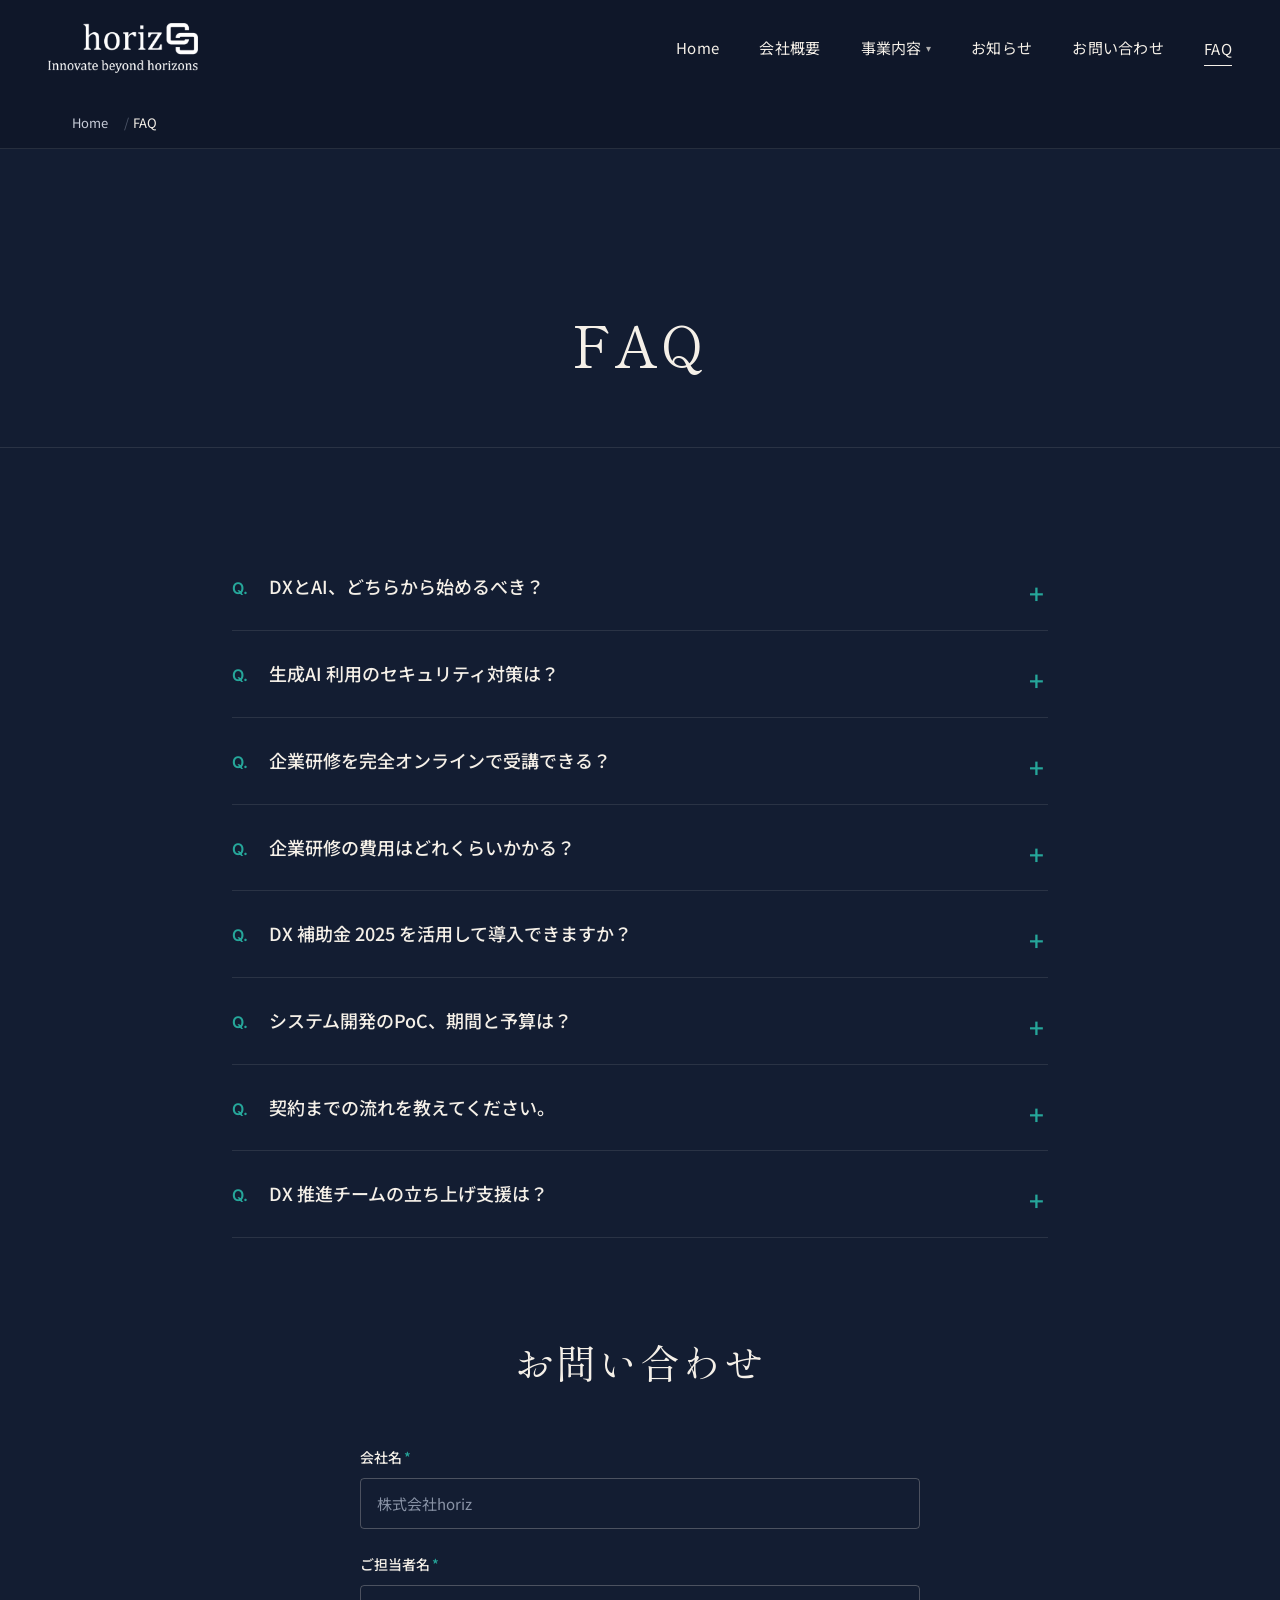
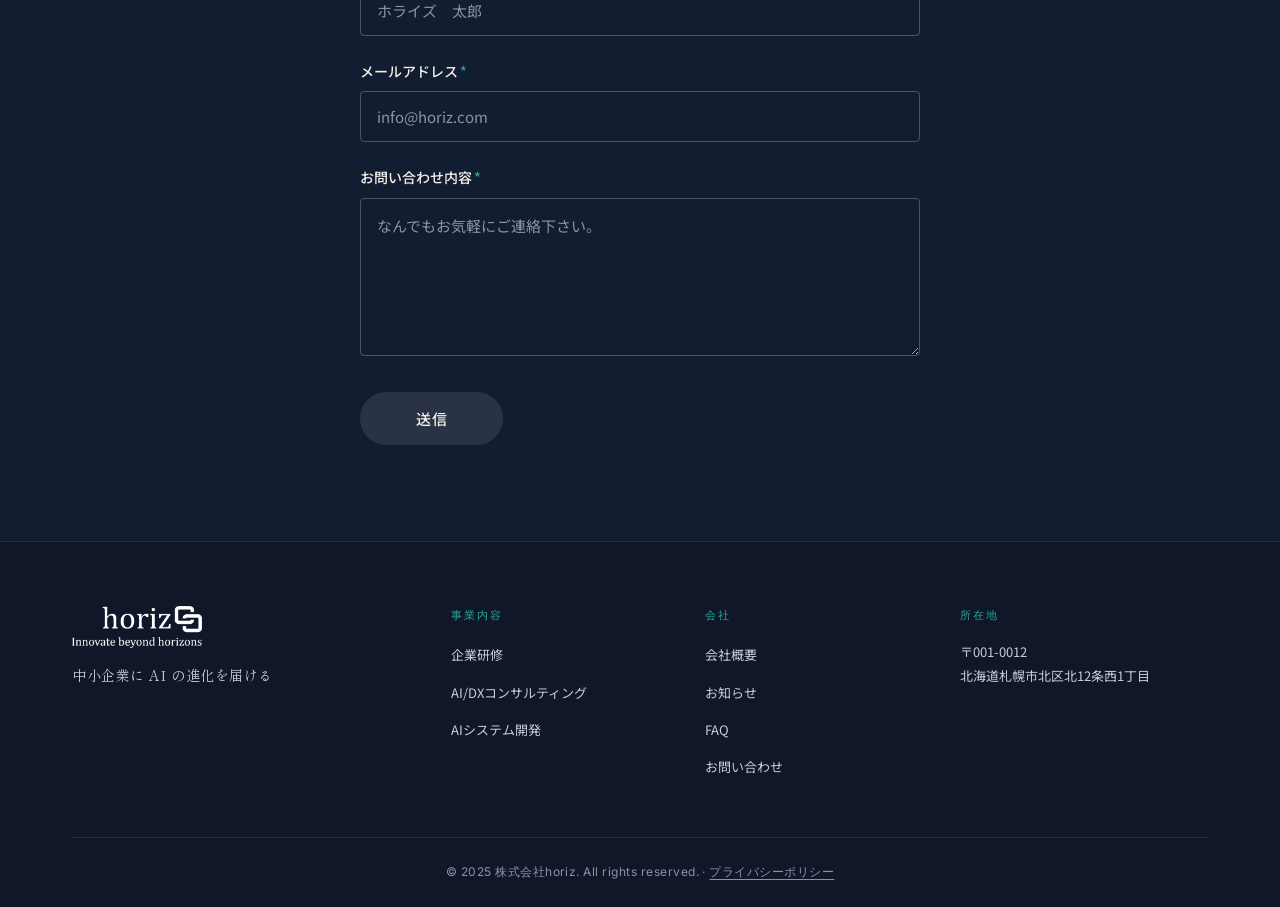
<file: faq/index.html>
<!doctype html>
<html lang="ja">
<head>
<meta charset="utf-8">
<meta name="viewport" content="width=device-width, initial-scale=1">
<script>
// WebP サポート検出 — 検出できたら <html> に webp-supported クラスを付与
(function () {
  var img = new Image();
  img.onload = img.onerror = function () {
    if (img.height === 2) document.documentElement.classList.add('webp-supported');
  };
  img.src = '[data-uri]';
})();
</script>
<title>FAQ | 株式会社horiz</title>
<meta name="description" content="AI/DX法人研修・コンサルティング・システム開発に関するよくある質問。費用、期間、補助金、PoC、契約フローなど。">
<link rel="canonical" href="https://horiz-ai.com/faq/">
<link rel="icon" href="/favicon.ico?v=3" sizes="any">
<link rel="icon" type="image/png" sizes="32x32" href="/assets/images/favicon-32x32.png?v=3">
<link rel="icon" type="image/png" sizes="16x16" href="/assets/images/favicon-16x16.png?v=3">
<link rel="apple-touch-icon" sizes="180x180" href="/assets/images/apple-touch-icon.png?v=3">

<!-- Open Graph -->
<meta property="og:title" content="FAQ | 株式会社horiz">
<meta property="og:description" content="AI/DX法人研修・コンサルティング・システム開発に関するよくある質問。費用、期間、補助金、PoC、契約フローなど。">
<meta property="og:type" content="website">
<meta property="og:url" content="https://horiz-ai.com/faq/">
<meta property="og:image" content="https://horiz-ai.com/assets/images/home_hero.png">
<meta property="og:site_name" content="株式会社horiz">
<meta property="og:locale" content="ja_JP">

<!-- Twitter -->
<meta name="twitter:card" content="summary_large_image">
<meta name="twitter:title" content="FAQ | 株式会社horiz">
<meta name="twitter:description" content="AI/DX法人研修・コンサルティング・システム開発に関するよくある質問。費用、期間、補助金、PoC、契約フローなど。">
<meta name="twitter:image" content="https://horiz-ai.com/assets/images/home_hero.png">

<link rel="preconnect" href="https://fonts.googleapis.com">
<link rel="preconnect" href="https://fonts.gstatic.com" crossorigin>
<link rel="dns-prefetch" href="https://horiz-ai.com">
<link href="https://fonts.googleapis.com/css2?family=Shippori+Mincho:wght@400;500;600;700&family=Noto+Sans+JP:wght@300;400;500;700&family=Inter:wght@300;400;500;600&display=swap" rel="stylesheet">
<link rel="stylesheet" href="/assets/css/style.css?v=1777606065">





<script type="application/ld+json">
{
  "@context": "https://schema.org",
  "@type": ["Organization", "LocalBusiness"],
  "name": "株式会社horiz",
  "alternateName": "horiz",
  "url": "https://horiz-ai.com",
  "logo": "https://horiz-ai.com/assets/images/logo_white.png",
  "image": "https://horiz-ai.com/assets/images/home_hero.png",
  "description": "AI・DX領域に特化したテクノロジー企業。札幌・北海道発、北大認定スタートアップ。法人研修、AI/DXコンサルティング、AIシステム開発の3本柱で中小企業をワンストップ支援。",
  "founder": {
    "@type": "Person",
    "name": "西浦 翼",
    "jobTitle": "代表取締役"
  },
  "foundingDate": "2025-03-10",
  "address": {
    "@type": "PostalAddress",
    "postalCode": "001-0012",
    "addressRegion": "北海道",
    "addressLocality": "札幌市北区",
    "streetAddress": "北12条西1丁目",
    "addressCountry": "JP"
  },
  "areaServed": {
    "@type": "Country",
    "name": "Japan"
  },
  "knowsAbout": ["AI", "DX", "深層学習", "画像処理", "機械学習", "生成AI"],
  "sameAs": []
}
</script>

<script type="application/ld+json">{"@context": "https://schema.org", "@type": "FAQPage", "mainEntity": [{"@type": "Question", "name": "DXとAI、どちらから始めるべき？", "acceptedAnswer": {"@type": "Answer", "text": "DX で業務とデータ基盤を整え、次に AI を組み込みましょう。データなしで AI を入れても精度が出ず ROI が悪化します。DX 現状診断を無料で実施するのでお問い合わせください。"}}, {"@type": "Question", "name": "生成AI 利用のセキュリティ対策は？", "acceptedAnswer": {"@type": "Answer", "text": "専用クラウドかオンプレミスでモデルを隔離してください。外部 API に機密データを送ると情報漏えいリスクが高まります。セキュリティ評価シートと社内ガイドライン雛形を提供します。"}}, {"@type": "Question", "name": "企業研修を完全オンラインで受講できる？", "acceptedAnswer": {"@type": "Answer", "text": "はい、Zoom とブラウザ演習環境で全国対応します。企業研修の日程調整はお問い合わせフォームから。"}}, {"@type": "Question", "name": "企業研修の費用はどれくらいかかる？", "acceptedAnswer": {"@type": "Answer", "text": "AI/DX基礎研修は 55,000円（2 時間）からです。カスタムコースは人数と日数（到達目標や内容）で変動します。具体的な御見積は企業研修ページ経由でご依頼ください。"}}, {"@type": "Question", "name": "DX 補助金 2025 を活用して導入できますか？", "acceptedAnswer": {"@type": "Answer", "text": "厚生労働省の「人材開発支援助成金」の申請を代行します。応募要件等を確認しますので、まずはご相談ください。"}}, {"@type": "Question", "name": "システム開発のPoC、期間と予算は？", "acceptedAnswer": {"@type": "Answer", "text": "画像認識 PoC は 4〜6 週間・80〜150 万円が目安です。データ準備済みであれば、期間を短縮できます。案件内容によっても異なりますので、ご相談ください。"}}, {"@type": "Question", "name": "契約までの流れを教えてください。", "acceptedAnswer": {"@type": "Answer", "text": "無料相談 → ご提案 → 見積 → 契約の 4 ステップです。小規模案件は最短 2 週間で着手できます。まずお問い合わせページから面談可能な日時をご連絡ください。"}}, {"@type": "Question", "name": "DX 推進チームの立ち上げ支援は？", "acceptedAnswer": {"@type": "Answer", "text": "役員向けワークショップと現場研修をセットで提供。半年で KPI 設定から初期 PoC 実行まで伴走します。DXコンサルのページからご連絡ください。"}}]}</script>
</head>
<body class="page-inner">
<a class="skip-link" href="#main">本文へスキップ</a>
<div class="scroll-progress" aria-hidden="true"></div>

<header class="site-header">
  <div class="header-inner">
    <a class="brand" href="/">
      <img src="/assets/images/logo_white.png" alt="horiz — Innovate beyond horizons" class="brand-mark">
    </a>
    <button class="nav-toggle" aria-label="メニューを開く" aria-expanded="false" aria-controls="primaryNav">
      <span></span><span></span><span></span>
    </button>
    <nav class="primary-nav" id="primaryNav">
      <ul class="nav-list"><li class="nav-item"><a class="nav-link" href="/">Home</a></li><li class="nav-item"><a class="nav-link" href="/about/">会社概要</a></li><li class="nav-item has-dropdown">  <span class="nav-link">事業内容<span class="caret">▾</span></span>  <div class="nav-dropdown"><a class="nav-sub-item" href="/training/">企業研修</a><a class="nav-sub-item" href="/consulting/">AI/DXコンサルティング</a><a class="nav-sub-item" href="/development/">システム開発</a></div></li><li class="nav-item"><a class="nav-link" href="/news/">お知らせ</a></li><li class="nav-item"><a class="nav-link" href="/contact/">お問い合わせ</a></li><li class="nav-item is-active"><a class="nav-link" href="/faq/">FAQ</a></li></ul>
    </nav>
  </div>
</header>
<main id="main" tabindex="-1">
<nav class="breadcrumbs" aria-label="パンくずリスト"><ol class="crumb-list"><li class="crumb"><a href="/">Home</a></li><li class="crumb crumb-current" aria-current="page">FAQ</li></ol></nav><script type="application/ld+json">{"@context": "https://schema.org", "@type": "BreadcrumbList", "itemListElement": [{"@type": "ListItem", "position": 1, "name": "Home", "item": "https://horiz-ai.com/"}, {"@type": "ListItem", "position": 2, "name": "FAQ"}]}</script>
<section class="page-hero page-hero-plain">
  <div class="container">
    <h1 class="page-hero-title">FAQ</h1>
  </div>
</section>

<section class="section section-faq">
  <div class="container narrow">
    <div class="faq-list"><details class="faq-item"><summary class="faq-q"><span class="faq-q-mark">Q.</span><span>DXとAI、どちらから始めるべき？</span></summary><div class="faq-a"><span class="faq-a-mark">A.</span><p>DX で業務とデータ基盤を整え、次に AI を組み込みましょう。データなしで AI を入れても精度が出ず ROI が悪化します。DX 現状診断を無料で実施するのでお問い合わせください。</p></div></details><details class="faq-item"><summary class="faq-q"><span class="faq-q-mark">Q.</span><span>生成AI 利用のセキュリティ対策は？</span></summary><div class="faq-a"><span class="faq-a-mark">A.</span><p>専用クラウドかオンプレミスでモデルを隔離してください。外部 API に機密データを送ると情報漏えいリスクが高まります。セキュリティ評価シートと社内ガイドライン雛形を提供します。</p></div></details><details class="faq-item"><summary class="faq-q"><span class="faq-q-mark">Q.</span><span>企業研修を完全オンラインで受講できる？</span></summary><div class="faq-a"><span class="faq-a-mark">A.</span><p>はい、Zoom とブラウザ演習環境で全国対応します。企業研修の日程調整はお問い合わせフォームから。</p></div></details><details class="faq-item"><summary class="faq-q"><span class="faq-q-mark">Q.</span><span>企業研修の費用はどれくらいかかる？</span></summary><div class="faq-a"><span class="faq-a-mark">A.</span><p>AI/DX基礎研修は 55,000円（2 時間）からです。カスタムコースは人数と日数（到達目標や内容）で変動します。具体的な御見積は企業研修ページ経由でご依頼ください。</p></div></details><details class="faq-item"><summary class="faq-q"><span class="faq-q-mark">Q.</span><span>DX 補助金 2025 を活用して導入できますか？</span></summary><div class="faq-a"><span class="faq-a-mark">A.</span><p>厚生労働省の「人材開発支援助成金」の申請を代行します。応募要件等を確認しますので、まずはご相談ください。</p></div></details><details class="faq-item"><summary class="faq-q"><span class="faq-q-mark">Q.</span><span>システム開発のPoC、期間と予算は？</span></summary><div class="faq-a"><span class="faq-a-mark">A.</span><p>画像認識 PoC は 4〜6 週間・80〜150 万円が目安です。データ準備済みであれば、期間を短縮できます。案件内容によっても異なりますので、ご相談ください。</p></div></details><details class="faq-item"><summary class="faq-q"><span class="faq-q-mark">Q.</span><span>契約までの流れを教えてください。</span></summary><div class="faq-a"><span class="faq-a-mark">A.</span><p>無料相談 → ご提案 → 見積 → 契約の 4 ステップです。小規模案件は最短 2 週間で着手できます。まずお問い合わせページから面談可能な日時をご連絡ください。</p></div></details><details class="faq-item"><summary class="faq-q"><span class="faq-q-mark">Q.</span><span>DX 推進チームの立ち上げ支援は？</span></summary><div class="faq-a"><span class="faq-a-mark">A.</span><p>役員向けワークショップと現場研修をセットで提供。半年で KPI 設定から初期 PoC 実行まで伴走します。DXコンサルのページからご連絡ください。</p></div></details></div>
  </div>
</section>

<section class="section section-contact" id="contact">
  <div class="container">
    <h2 class="section-title">お問い合わせ</h2>
    <form class="contact-form" action="#mailto" method="post">
      <div class="form-row">
        <label class="form-label" for="company">会社名<span class="req">*</span></label>
        <input type="text" id="company" name="company" placeholder="株式会社horiz" required>
      </div>
      <div class="form-row">
        <label class="form-label" for="name">ご担当者名<span class="req">*</span></label>
        <input type="text" id="name" name="name" placeholder="ホライズ　太郎" required>
      </div>
      <div class="form-row">
        <label class="form-label" for="email">メールアドレス<span class="req">*</span></label>
        <input type="email" id="email" name="email" placeholder="info@horiz.com" required>
      </div>
      <div class="form-row">
        <label class="form-label" for="message">お問い合わせ内容<span class="req">*</span></label>
        <textarea id="message" name="message" rows="5" placeholder="なんでもお気軽にご連絡下さい。" required></textarea>
      </div>
      <button class="form-submit" type="submit">送信</button>
      <div class="form-status" role="status" aria-live="polite">
        <strong>メールアプリを開きました。</strong> 内容を確認のうえ送信してください。<br>
        メールアプリが起動しない場合は、お手数ですが <a href="mailto:horiz.hokudai@gmail.com">horiz.hokudai@gmail.com</a> 宛にお送りください。
      </div>
    </form>
  </div>
</section>
</main>

<footer class="site-footer">
  <div class="footer-inner">
    <div class="footer-grid">
      <div class="footer-col footer-brand">
        <img src="/assets/images/logo_white.png" alt="horiz" class="footer-logo">
        <p class="footer-tagline">中小企業に AI の進化を届ける</p>
      </div>
      <nav class="footer-col" aria-label="フッター・ナビゲーション">
        <h4 class="footer-heading">事業内容</h4>
        <ul class="footer-links">
          <li><a href="/training/">企業研修</a></li>
          <li><a href="/consulting/">AI/DXコンサルティング</a></li>
          <li><a href="/development/">AIシステム開発</a></li>
        </ul>
      </nav>
      <nav class="footer-col" aria-label="フッター・会社情報">
        <h4 class="footer-heading">会社</h4>
        <ul class="footer-links">
          <li><a href="/about/">会社概要</a></li>
          <li><a href="/news/">お知らせ</a></li>
          <li><a href="/faq/">FAQ</a></li>
          <li><a href="/contact/">お問い合わせ</a></li>
        </ul>
      </nav>
      <div class="footer-col">
        <h4 class="footer-heading">所在地</h4>
        <p class="footer-address">〒001-0012<br>北海道札幌市北区北12条西1丁目</p>
      </div>
    </div>
    <div class="footer-bottom">
      <p class="copyright">© 2025 株式会社horiz. All rights reserved. · <a href="/privacy/" class="footer-legal-link">プライバシーポリシー</a></p>
    </div>
  </div>
</footer>
<button class="back-to-top" aria-label="ページトップへ戻る" type="button"><span aria-hidden="true">↑</span></button>
<a class="floating-cta" href="/contact/">無料相談 →</a>
<script>
(function () {
  // ────── 旧Hostinger版のService Worker / Cache Storage を一括解除 ──────
  // Hostinger Builder製のサイトはPWA化のためSWを登録していたため、
  // URLバー直打ちで古いキャッシュが返る問題が発生する。これを掃除する。
  if ('serviceWorker' in navigator && navigator.serviceWorker.getRegistrations) {
    navigator.serviceWorker.getRegistrations().then(function (regs) {
      regs.forEach(function (r) { try { r.unregister(); } catch (e) {} });
    }).catch(function () {});
  }
  if (typeof caches !== 'undefined' && caches.keys) {
    caches.keys().then(function (keys) {
      keys.forEach(function (k) { try { caches.delete(k); } catch (e) {} });
    }).catch(function () {});
  }

  // ────── ヘッダー / Back-to-Top / Floating CTA / スクロール進捗バー ──────
  var header = document.querySelector('.site-header');
  var backTop = document.querySelector('.back-to-top');
  var floatCta = document.querySelector('.floating-cta');
  var progress = document.querySelector('.scroll-progress');
  var lastScroll = -1;
  var rafId = null;
  function updateScrollUI() {
    rafId = null;
    var y = window.pageYOffset || document.documentElement.scrollTop;
    if (y === lastScroll) return;
    lastScroll = y;
    if (header) {
      if (y > 40) header.classList.add('is-scrolled');
      else header.classList.remove('is-scrolled');
    }
    if (backTop) {
      if (y > 600) backTop.classList.add('is-visible');
      else backTop.classList.remove('is-visible');
    }
    if (floatCta) {
      if (y > 400) floatCta.classList.add('is-visible');
      else floatCta.classList.remove('is-visible');
    }
    if (progress) {
      var docH = document.documentElement.scrollHeight - window.innerHeight;
      var pct = docH > 0 ? Math.min(100, (y / docH) * 100) : 0;
      progress.style.transform = 'scaleX(' + (pct / 100) + ')';
    }
  }
  window.addEventListener('scroll', function () {
    if (rafId === null) rafId = window.requestAnimationFrame(updateScrollUI);
  }, { passive: true });
  updateScrollUI();
  if (backTop) {
    backTop.addEventListener('click', function () {
      window.scrollTo({ top: 0, behavior: 'smooth' });
    });
  }

  // ────── ハンバーガー ──────
  var toggle = document.querySelector('.nav-toggle');
  var nav = document.querySelector('.primary-nav');
  function closeNav() {
    if (nav) nav.classList.remove('is-open');
    if (toggle) {
      toggle.classList.remove('is-open');
      toggle.setAttribute('aria-expanded', 'false');
    }
    document.body.classList.remove('nav-locked');
  }
  if (toggle && nav) {
    toggle.addEventListener('click', function (e) {
      e.stopPropagation();
      var open = nav.classList.toggle('is-open');
      toggle.classList.toggle('is-open', open);
      toggle.setAttribute('aria-expanded', open ? 'true' : 'false');
      document.body.classList.toggle('nav-locked', open);
    });
    nav.querySelectorAll('a').forEach(function (a) {
      a.addEventListener('click', closeNav);
    });
    // 暗いオーバーレイ部分(body::after)をタップしてもメニューを閉じる
    document.addEventListener('click', function (e) {
      if (!document.body.classList.contains('nav-locked')) return;
      if (nav.contains(e.target) || toggle.contains(e.target)) return;
      closeNav();
    });
    document.addEventListener('keydown', function (e) {
      if (e.key === 'Escape') closeNav();
    });
  }

  // ────── スクロールフェードイン ──────
  if (typeof window.IntersectionObserver === 'undefined') return;
  if (window.matchMedia && window.matchMedia('(prefers-reduced-motion: reduce)').matches) return;
  var targets = document.querySelectorAll('.section, .page-hero, .hero, .greeting-grid, .course-row, .service-tile, .flow-row, .faq-item, .news-card, .news-item');
  targets.forEach(function (el) { el.classList.add('fade-in'); });
  // services-grid の中の service-tile には index ベースの遅延を付与してステガード
  document.querySelectorAll('.services-grid').forEach(function (g) {
    g.querySelectorAll('.service-tile').forEach(function (tile, i) {
      tile.style.transitionDelay = (i * 90) + 'ms';
    });
  });
  document.querySelectorAll('.usp-grid').forEach(function (g) {
    g.querySelectorAll('.usp-cell').forEach(function (cell, i) {
      cell.classList.add('fade-in');
      cell.style.transitionDelay = (i * 90) + 'ms';
    });
  });
  var io = new IntersectionObserver(function (entries) {
    entries.forEach(function (e) {
      if (e.isIntersecting) {
        e.target.classList.add('is-visible');
        io.unobserve(e.target);
      }
    });
  }, { threshold: 0.08, rootMargin: '0px 0px -10% 0px' });
  targets.forEach(function (el) { io.observe(el); });
  document.querySelectorAll('.usp-cell.fade-in').forEach(function (el) { io.observe(el); });
  // ファーストビューは即時表示
  setTimeout(function () {
    document.querySelectorAll('.hero, .page-hero').forEach(function (el) { el.classList.add('is-visible'); });
  }, 50);

  // ────── お問い合わせフォームを mailto: にハイジャック (Cloudflare Pages 移行前の暫定) ──────
  var form = document.querySelector('.contact-form');
  if (form && form.getAttribute('action') === '#mailto') {
    form.addEventListener('submit', function (e) {
      e.preventDefault();
      var get = function (name) {
        var el = form.querySelector('[name="' + name + '"]');
        return el ? (el.value || '').trim() : '';
      };
      var company = get('company'), name = get('name'), email = get('email'), msg = get('message');
      var subject = '[horiz-ai.com お問い合わせ] ' + (company || '会社名未入力');
      var body =
        '会社名: ' + company + '\n' +
        'ご担当者名: ' + name + '\n' +
        'メールアドレス: ' + email + '\n\n' +
        'お問い合わせ内容:\n' + msg + '\n';
      var to = 'horiz.hokudai@gmail.com';
      window.location.href = 'mailto:' + to + '?subject=' + encodeURIComponent(subject) + '&body=' + encodeURIComponent(body);
      // ステータスメッセージ表示
      var status = form.querySelector('.form-status');
      if (status) status.classList.add('is-visible');
    });
  }
})();
</script>
</body>
</html>
</file>
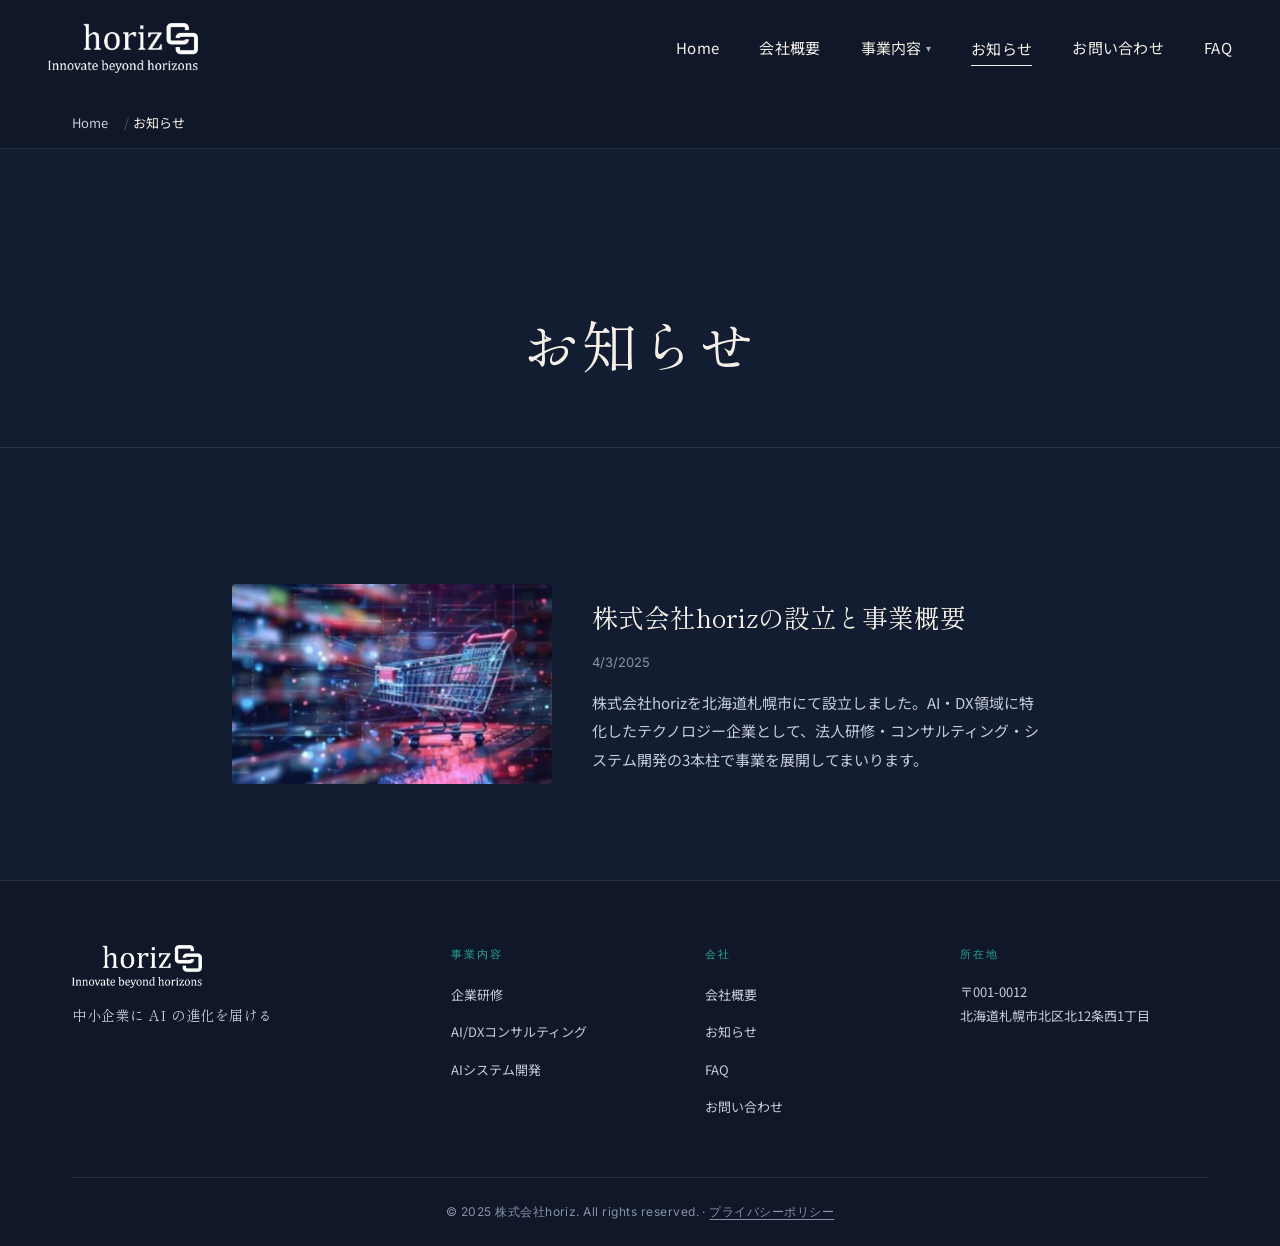
<file: news/index.html>
<!doctype html>
<html lang="ja">
<head>
<meta charset="utf-8">
<meta name="viewport" content="width=device-width, initial-scale=1">
<script>
// WebP サポート検出 — 検出できたら <html> に webp-supported クラスを付与
(function () {
  var img = new Image();
  img.onload = img.onerror = function () {
    if (img.height === 2) document.documentElement.classList.add('webp-supported');
  };
  img.src = '[data-uri]';
})();
</script>
<title>お知らせ | 株式会社horiz</title>
<meta name="description" content="株式会社horizからのお知らせ。プレスリリース、サービスアップデート、メディア掲載情報など。">
<link rel="canonical" href="https://horiz-ai.com/news/">
<link rel="icon" href="/favicon.ico?v=3" sizes="any">
<link rel="icon" type="image/png" sizes="32x32" href="/assets/images/favicon-32x32.png?v=3">
<link rel="icon" type="image/png" sizes="16x16" href="/assets/images/favicon-16x16.png?v=3">
<link rel="apple-touch-icon" sizes="180x180" href="/assets/images/apple-touch-icon.png?v=3">

<!-- Open Graph -->
<meta property="og:title" content="お知らせ | 株式会社horiz">
<meta property="og:description" content="株式会社horizからのお知らせ。プレスリリース、サービスアップデート、メディア掲載情報など。">
<meta property="og:type" content="website">
<meta property="og:url" content="https://horiz-ai.com/news/">
<meta property="og:image" content="https://horiz-ai.com/assets/images/home_hero.png">
<meta property="og:site_name" content="株式会社horiz">
<meta property="og:locale" content="ja_JP">

<!-- Twitter -->
<meta name="twitter:card" content="summary_large_image">
<meta name="twitter:title" content="お知らせ | 株式会社horiz">
<meta name="twitter:description" content="株式会社horizからのお知らせ。プレスリリース、サービスアップデート、メディア掲載情報など。">
<meta name="twitter:image" content="https://horiz-ai.com/assets/images/home_hero.png">

<link rel="preconnect" href="https://fonts.googleapis.com">
<link rel="preconnect" href="https://fonts.gstatic.com" crossorigin>
<link rel="dns-prefetch" href="https://horiz-ai.com">
<link href="https://fonts.googleapis.com/css2?family=Shippori+Mincho:wght@400;500;600;700&family=Noto+Sans+JP:wght@300;400;500;700&family=Inter:wght@300;400;500;600&display=swap" rel="stylesheet">
<link rel="stylesheet" href="/assets/css/style.css?v=1777606065">





<script type="application/ld+json">
{
  "@context": "https://schema.org",
  "@type": ["Organization", "LocalBusiness"],
  "name": "株式会社horiz",
  "alternateName": "horiz",
  "url": "https://horiz-ai.com",
  "logo": "https://horiz-ai.com/assets/images/logo_white.png",
  "image": "https://horiz-ai.com/assets/images/home_hero.png",
  "description": "AI・DX領域に特化したテクノロジー企業。札幌・北海道発、北大認定スタートアップ。法人研修、AI/DXコンサルティング、AIシステム開発の3本柱で中小企業をワンストップ支援。",
  "founder": {
    "@type": "Person",
    "name": "西浦 翼",
    "jobTitle": "代表取締役"
  },
  "foundingDate": "2025-03-10",
  "address": {
    "@type": "PostalAddress",
    "postalCode": "001-0012",
    "addressRegion": "北海道",
    "addressLocality": "札幌市北区",
    "streetAddress": "北12条西1丁目",
    "addressCountry": "JP"
  },
  "areaServed": {
    "@type": "Country",
    "name": "Japan"
  },
  "knowsAbout": ["AI", "DX", "深層学習", "画像処理", "機械学習", "生成AI"],
  "sameAs": []
}
</script>


</head>
<body class="page-inner">
<a class="skip-link" href="#main">本文へスキップ</a>
<div class="scroll-progress" aria-hidden="true"></div>

<header class="site-header">
  <div class="header-inner">
    <a class="brand" href="/">
      <img src="/assets/images/logo_white.png" alt="horiz — Innovate beyond horizons" class="brand-mark">
    </a>
    <button class="nav-toggle" aria-label="メニューを開く" aria-expanded="false" aria-controls="primaryNav">
      <span></span><span></span><span></span>
    </button>
    <nav class="primary-nav" id="primaryNav">
      <ul class="nav-list"><li class="nav-item"><a class="nav-link" href="/">Home</a></li><li class="nav-item"><a class="nav-link" href="/about/">会社概要</a></li><li class="nav-item has-dropdown">  <span class="nav-link">事業内容<span class="caret">▾</span></span>  <div class="nav-dropdown"><a class="nav-sub-item" href="/training/">企業研修</a><a class="nav-sub-item" href="/consulting/">AI/DXコンサルティング</a><a class="nav-sub-item" href="/development/">システム開発</a></div></li><li class="nav-item is-active"><a class="nav-link" href="/news/">お知らせ</a></li><li class="nav-item"><a class="nav-link" href="/contact/">お問い合わせ</a></li><li class="nav-item"><a class="nav-link" href="/faq/">FAQ</a></li></ul>
    </nav>
  </div>
</header>
<main id="main" tabindex="-1">
<nav class="breadcrumbs" aria-label="パンくずリスト"><ol class="crumb-list"><li class="crumb"><a href="/">Home</a></li><li class="crumb crumb-current" aria-current="page">お知らせ</li></ol></nav><script type="application/ld+json">{"@context": "https://schema.org", "@type": "BreadcrumbList", "itemListElement": [{"@type": "ListItem", "position": 1, "name": "Home", "item": "https://horiz-ai.com/"}, {"@type": "ListItem", "position": 2, "name": "お知らせ"}]}</script>
<section class="page-hero page-hero-plain">
  <div class="container">
    <h1 class="page-hero-title">お知らせ</h1>
  </div>
</section>

<section class="section section-news">
  <div class="container narrow">
    
    <article class="news-item">
      <div class="news-item-image"><picture><source srcset="/assets/images/case_forecast.webp" type="image/webp"><img src="/assets/images/case_forecast.jpg" alt="" loading="lazy" decoding="async"></picture></div>
      <div class="news-item-text">
        <h2 class="news-item-title">株式会社horizの設立と事業概要</h2>
        <p class="news-item-date">4/3/2025</p>
        <p class="news-item-body">株式会社horizを北海道札幌市にて設立しました。AI・DX領域に特化したテクノロジー企業として、法人研修・コンサルティング・システム開発の3本柱で事業を展開してまいります。</p>
      </div>
    </article>
  </div>
</section>

</main>

<footer class="site-footer">
  <div class="footer-inner">
    <div class="footer-grid">
      <div class="footer-col footer-brand">
        <img src="/assets/images/logo_white.png" alt="horiz" class="footer-logo">
        <p class="footer-tagline">中小企業に AI の進化を届ける</p>
      </div>
      <nav class="footer-col" aria-label="フッター・ナビゲーション">
        <h4 class="footer-heading">事業内容</h4>
        <ul class="footer-links">
          <li><a href="/training/">企業研修</a></li>
          <li><a href="/consulting/">AI/DXコンサルティング</a></li>
          <li><a href="/development/">AIシステム開発</a></li>
        </ul>
      </nav>
      <nav class="footer-col" aria-label="フッター・会社情報">
        <h4 class="footer-heading">会社</h4>
        <ul class="footer-links">
          <li><a href="/about/">会社概要</a></li>
          <li><a href="/news/">お知らせ</a></li>
          <li><a href="/faq/">FAQ</a></li>
          <li><a href="/contact/">お問い合わせ</a></li>
        </ul>
      </nav>
      <div class="footer-col">
        <h4 class="footer-heading">所在地</h4>
        <p class="footer-address">〒001-0012<br>北海道札幌市北区北12条西1丁目</p>
      </div>
    </div>
    <div class="footer-bottom">
      <p class="copyright">© 2025 株式会社horiz. All rights reserved. · <a href="/privacy/" class="footer-legal-link">プライバシーポリシー</a></p>
    </div>
  </div>
</footer>
<button class="back-to-top" aria-label="ページトップへ戻る" type="button"><span aria-hidden="true">↑</span></button>
<a class="floating-cta" href="/contact/">無料相談 →</a>
<script>
(function () {
  // ────── 旧Hostinger版のService Worker / Cache Storage を一括解除 ──────
  // Hostinger Builder製のサイトはPWA化のためSWを登録していたため、
  // URLバー直打ちで古いキャッシュが返る問題が発生する。これを掃除する。
  if ('serviceWorker' in navigator && navigator.serviceWorker.getRegistrations) {
    navigator.serviceWorker.getRegistrations().then(function (regs) {
      regs.forEach(function (r) { try { r.unregister(); } catch (e) {} });
    }).catch(function () {});
  }
  if (typeof caches !== 'undefined' && caches.keys) {
    caches.keys().then(function (keys) {
      keys.forEach(function (k) { try { caches.delete(k); } catch (e) {} });
    }).catch(function () {});
  }

  // ────── ヘッダー / Back-to-Top / Floating CTA / スクロール進捗バー ──────
  var header = document.querySelector('.site-header');
  var backTop = document.querySelector('.back-to-top');
  var floatCta = document.querySelector('.floating-cta');
  var progress = document.querySelector('.scroll-progress');
  var lastScroll = -1;
  var rafId = null;
  function updateScrollUI() {
    rafId = null;
    var y = window.pageYOffset || document.documentElement.scrollTop;
    if (y === lastScroll) return;
    lastScroll = y;
    if (header) {
      if (y > 40) header.classList.add('is-scrolled');
      else header.classList.remove('is-scrolled');
    }
    if (backTop) {
      if (y > 600) backTop.classList.add('is-visible');
      else backTop.classList.remove('is-visible');
    }
    if (floatCta) {
      if (y > 400) floatCta.classList.add('is-visible');
      else floatCta.classList.remove('is-visible');
    }
    if (progress) {
      var docH = document.documentElement.scrollHeight - window.innerHeight;
      var pct = docH > 0 ? Math.min(100, (y / docH) * 100) : 0;
      progress.style.transform = 'scaleX(' + (pct / 100) + ')';
    }
  }
  window.addEventListener('scroll', function () {
    if (rafId === null) rafId = window.requestAnimationFrame(updateScrollUI);
  }, { passive: true });
  updateScrollUI();
  if (backTop) {
    backTop.addEventListener('click', function () {
      window.scrollTo({ top: 0, behavior: 'smooth' });
    });
  }

  // ────── ハンバーガー ──────
  var toggle = document.querySelector('.nav-toggle');
  var nav = document.querySelector('.primary-nav');
  function closeNav() {
    if (nav) nav.classList.remove('is-open');
    if (toggle) {
      toggle.classList.remove('is-open');
      toggle.setAttribute('aria-expanded', 'false');
    }
    document.body.classList.remove('nav-locked');
  }
  if (toggle && nav) {
    toggle.addEventListener('click', function (e) {
      e.stopPropagation();
      var open = nav.classList.toggle('is-open');
      toggle.classList.toggle('is-open', open);
      toggle.setAttribute('aria-expanded', open ? 'true' : 'false');
      document.body.classList.toggle('nav-locked', open);
    });
    nav.querySelectorAll('a').forEach(function (a) {
      a.addEventListener('click', closeNav);
    });
    // 暗いオーバーレイ部分(body::after)をタップしてもメニューを閉じる
    document.addEventListener('click', function (e) {
      if (!document.body.classList.contains('nav-locked')) return;
      if (nav.contains(e.target) || toggle.contains(e.target)) return;
      closeNav();
    });
    document.addEventListener('keydown', function (e) {
      if (e.key === 'Escape') closeNav();
    });
  }

  // ────── スクロールフェードイン ──────
  if (typeof window.IntersectionObserver === 'undefined') return;
  if (window.matchMedia && window.matchMedia('(prefers-reduced-motion: reduce)').matches) return;
  var targets = document.querySelectorAll('.section, .page-hero, .hero, .greeting-grid, .course-row, .service-tile, .flow-row, .faq-item, .news-card, .news-item');
  targets.forEach(function (el) { el.classList.add('fade-in'); });
  // services-grid の中の service-tile には index ベースの遅延を付与してステガード
  document.querySelectorAll('.services-grid').forEach(function (g) {
    g.querySelectorAll('.service-tile').forEach(function (tile, i) {
      tile.style.transitionDelay = (i * 90) + 'ms';
    });
  });
  document.querySelectorAll('.usp-grid').forEach(function (g) {
    g.querySelectorAll('.usp-cell').forEach(function (cell, i) {
      cell.classList.add('fade-in');
      cell.style.transitionDelay = (i * 90) + 'ms';
    });
  });
  var io = new IntersectionObserver(function (entries) {
    entries.forEach(function (e) {
      if (e.isIntersecting) {
        e.target.classList.add('is-visible');
        io.unobserve(e.target);
      }
    });
  }, { threshold: 0.08, rootMargin: '0px 0px -10% 0px' });
  targets.forEach(function (el) { io.observe(el); });
  document.querySelectorAll('.usp-cell.fade-in').forEach(function (el) { io.observe(el); });
  // ファーストビューは即時表示
  setTimeout(function () {
    document.querySelectorAll('.hero, .page-hero').forEach(function (el) { el.classList.add('is-visible'); });
  }, 50);

  // ────── お問い合わせフォームを mailto: にハイジャック (Cloudflare Pages 移行前の暫定) ──────
  var form = document.querySelector('.contact-form');
  if (form && form.getAttribute('action') === '#mailto') {
    form.addEventListener('submit', function (e) {
      e.preventDefault();
      var get = function (name) {
        var el = form.querySelector('[name="' + name + '"]');
        return el ? (el.value || '').trim() : '';
      };
      var company = get('company'), name = get('name'), email = get('email'), msg = get('message');
      var subject = '[horiz-ai.com お問い合わせ] ' + (company || '会社名未入力');
      var body =
        '会社名: ' + company + '\n' +
        'ご担当者名: ' + name + '\n' +
        'メールアドレス: ' + email + '\n\n' +
        'お問い合わせ内容:\n' + msg + '\n';
      var to = 'horiz.hokudai@gmail.com';
      window.location.href = 'mailto:' + to + '?subject=' + encodeURIComponent(subject) + '&body=' + encodeURIComponent(body);
      // ステータスメッセージ表示
      var status = form.querySelector('.form-status');
      if (status) status.classList.add('is-visible');
    });
  }
})();
</script>
</body>
</html>
</file>
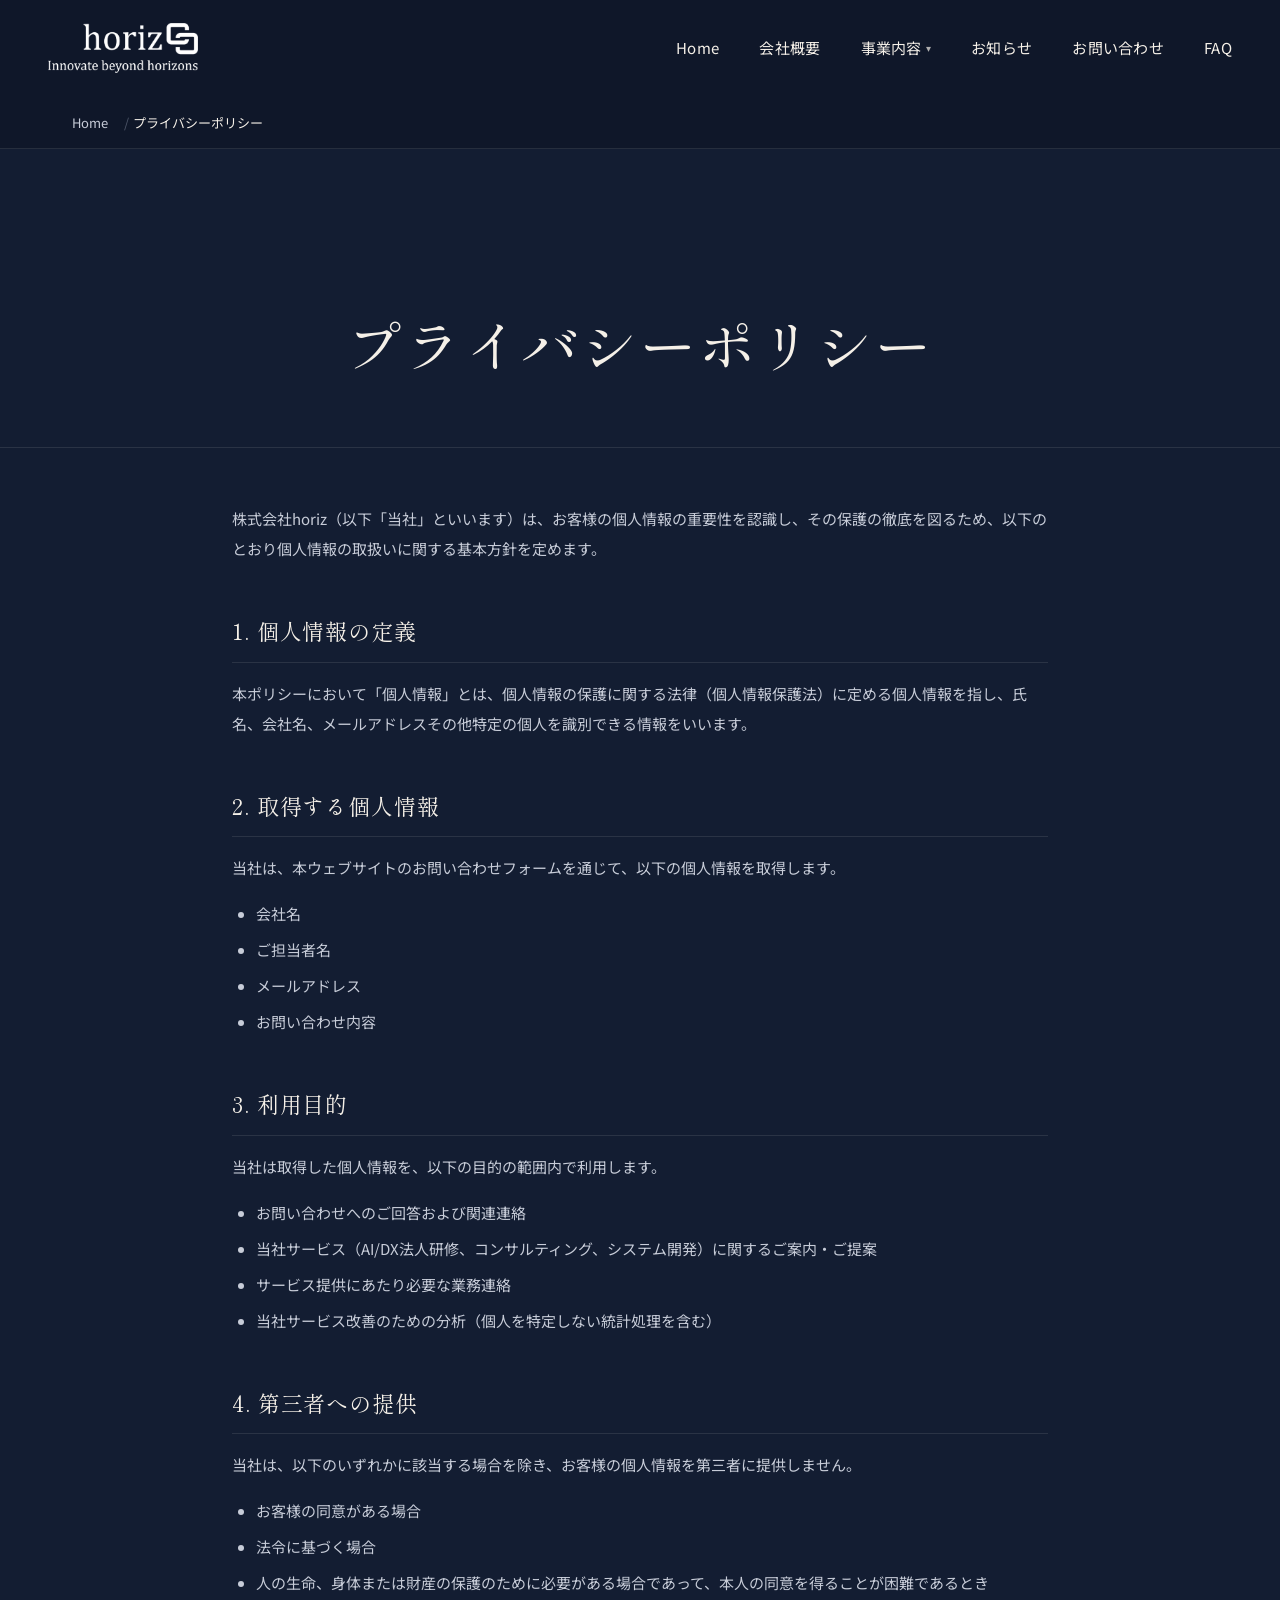
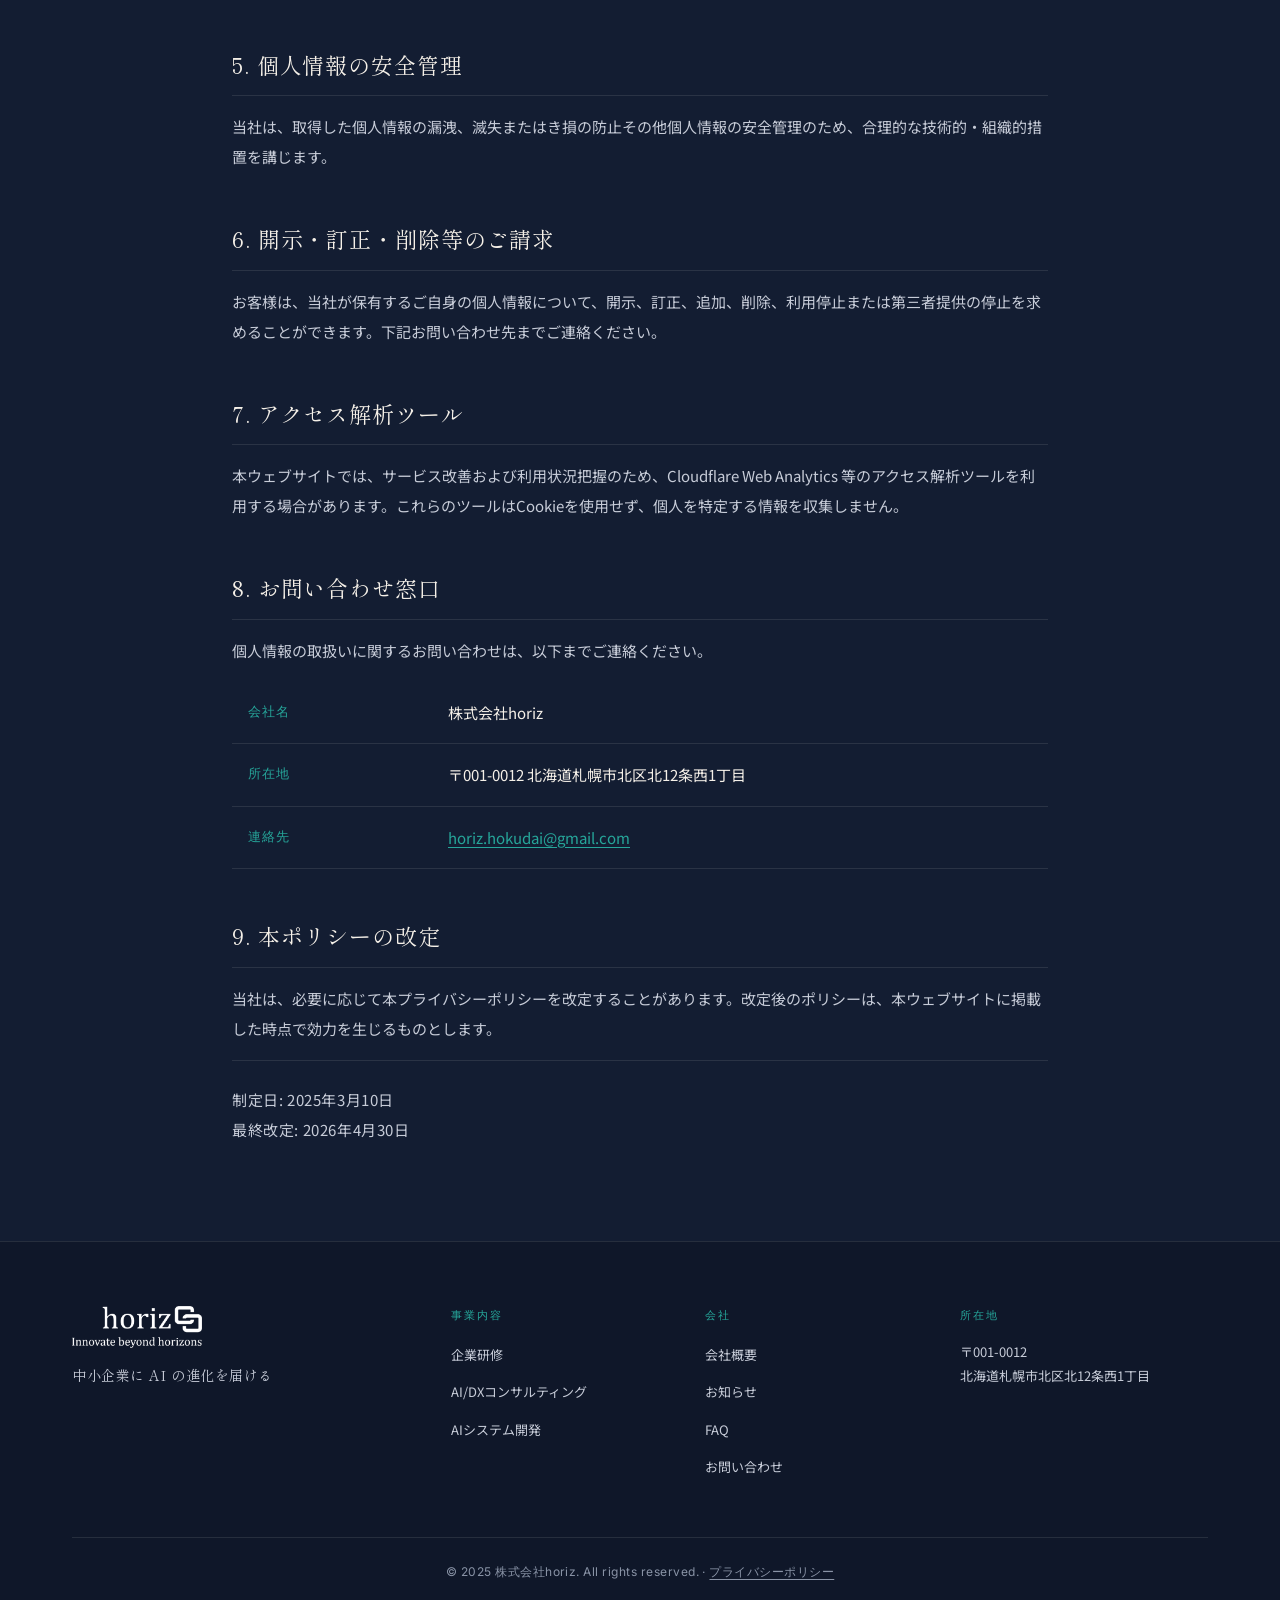
<file: privacy/index.html>
<!doctype html>
<html lang="ja">
<head>
<meta charset="utf-8">
<meta name="viewport" content="width=device-width, initial-scale=1">
<script>
// WebP サポート検出 — 検出できたら <html> に webp-supported クラスを付与
(function () {
  var img = new Image();
  img.onload = img.onerror = function () {
    if (img.height === 2) document.documentElement.classList.add('webp-supported');
  };
  img.src = '[data-uri]';
})();
</script>
<title>プライバシーポリシー | 株式会社horiz</title>
<meta name="description" content="株式会社horizの個人情報の取扱いに関する基本方針。お問い合わせフォームから取得する情報の利用目的、保管、第三者提供等について。">
<link rel="canonical" href="https://horiz-ai.com/privacy/">
<link rel="icon" href="/favicon.ico?v=3" sizes="any">
<link rel="icon" type="image/png" sizes="32x32" href="/assets/images/favicon-32x32.png?v=3">
<link rel="icon" type="image/png" sizes="16x16" href="/assets/images/favicon-16x16.png?v=3">
<link rel="apple-touch-icon" sizes="180x180" href="/assets/images/apple-touch-icon.png?v=3">

<!-- Open Graph -->
<meta property="og:title" content="プライバシーポリシー | 株式会社horiz">
<meta property="og:description" content="株式会社horizの個人情報の取扱いに関する基本方針。お問い合わせフォームから取得する情報の利用目的、保管、第三者提供等について。">
<meta property="og:type" content="website">
<meta property="og:url" content="https://horiz-ai.com/privacy/">
<meta property="og:image" content="https://horiz-ai.com/assets/images/home_hero.png">
<meta property="og:site_name" content="株式会社horiz">
<meta property="og:locale" content="ja_JP">

<!-- Twitter -->
<meta name="twitter:card" content="summary_large_image">
<meta name="twitter:title" content="プライバシーポリシー | 株式会社horiz">
<meta name="twitter:description" content="株式会社horizの個人情報の取扱いに関する基本方針。お問い合わせフォームから取得する情報の利用目的、保管、第三者提供等について。">
<meta name="twitter:image" content="https://horiz-ai.com/assets/images/home_hero.png">

<link rel="preconnect" href="https://fonts.googleapis.com">
<link rel="preconnect" href="https://fonts.gstatic.com" crossorigin>
<link rel="dns-prefetch" href="https://horiz-ai.com">
<link href="https://fonts.googleapis.com/css2?family=Shippori+Mincho:wght@400;500;600;700&family=Noto+Sans+JP:wght@300;400;500;700&family=Inter:wght@300;400;500;600&display=swap" rel="stylesheet">
<link rel="stylesheet" href="/assets/css/style.css?v=1777606065">





<script type="application/ld+json">
{
  "@context": "https://schema.org",
  "@type": ["Organization", "LocalBusiness"],
  "name": "株式会社horiz",
  "alternateName": "horiz",
  "url": "https://horiz-ai.com",
  "logo": "https://horiz-ai.com/assets/images/logo_white.png",
  "image": "https://horiz-ai.com/assets/images/home_hero.png",
  "description": "AI・DX領域に特化したテクノロジー企業。札幌・北海道発、北大認定スタートアップ。法人研修、AI/DXコンサルティング、AIシステム開発の3本柱で中小企業をワンストップ支援。",
  "founder": {
    "@type": "Person",
    "name": "西浦 翼",
    "jobTitle": "代表取締役"
  },
  "foundingDate": "2025-03-10",
  "address": {
    "@type": "PostalAddress",
    "postalCode": "001-0012",
    "addressRegion": "北海道",
    "addressLocality": "札幌市北区",
    "streetAddress": "北12条西1丁目",
    "addressCountry": "JP"
  },
  "areaServed": {
    "@type": "Country",
    "name": "Japan"
  },
  "knowsAbout": ["AI", "DX", "深層学習", "画像処理", "機械学習", "生成AI"],
  "sameAs": []
}
</script>


</head>
<body class="page-inner page-legal">
<a class="skip-link" href="#main">本文へスキップ</a>
<div class="scroll-progress" aria-hidden="true"></div>

<header class="site-header">
  <div class="header-inner">
    <a class="brand" href="/">
      <img src="/assets/images/logo_white.png" alt="horiz — Innovate beyond horizons" class="brand-mark">
    </a>
    <button class="nav-toggle" aria-label="メニューを開く" aria-expanded="false" aria-controls="primaryNav">
      <span></span><span></span><span></span>
    </button>
    <nav class="primary-nav" id="primaryNav">
      <ul class="nav-list"><li class="nav-item"><a class="nav-link" href="/">Home</a></li><li class="nav-item"><a class="nav-link" href="/about/">会社概要</a></li><li class="nav-item has-dropdown">  <span class="nav-link">事業内容<span class="caret">▾</span></span>  <div class="nav-dropdown"><a class="nav-sub-item" href="/training/">企業研修</a><a class="nav-sub-item" href="/consulting/">AI/DXコンサルティング</a><a class="nav-sub-item" href="/development/">システム開発</a></div></li><li class="nav-item"><a class="nav-link" href="/news/">お知らせ</a></li><li class="nav-item"><a class="nav-link" href="/contact/">お問い合わせ</a></li><li class="nav-item"><a class="nav-link" href="/faq/">FAQ</a></li></ul>
    </nav>
  </div>
</header>
<main id="main" tabindex="-1">
<nav class="breadcrumbs" aria-label="パンくずリスト"><ol class="crumb-list"><li class="crumb"><a href="/">Home</a></li><li class="crumb crumb-current" aria-current="page">プライバシーポリシー</li></ol></nav><script type="application/ld+json">{"@context": "https://schema.org", "@type": "BreadcrumbList", "itemListElement": [{"@type": "ListItem", "position": 1, "name": "Home", "item": "https://horiz-ai.com/"}, {"@type": "ListItem", "position": 2, "name": "プライバシーポリシー"}]}</script>
<section class="page-hero page-hero-plain">
  <div class="container">
    <h1 class="page-hero-title">プライバシーポリシー</h1>
  </div>
</section>

<section class="section section-legal">
  <div class="container narrow">
    <p class="legal-lead">株式会社horiz（以下「当社」といいます）は、お客様の個人情報の重要性を認識し、その保護の徹底を図るため、以下のとおり個人情報の取扱いに関する基本方針を定めます。</p>

    <h2 class="legal-h2">1. 個人情報の定義</h2>
    <p>本ポリシーにおいて「個人情報」とは、個人情報の保護に関する法律（個人情報保護法）に定める個人情報を指し、氏名、会社名、メールアドレスその他特定の個人を識別できる情報をいいます。</p>

    <h2 class="legal-h2">2. 取得する個人情報</h2>
    <p>当社は、本ウェブサイトのお問い合わせフォームを通じて、以下の個人情報を取得します。</p>
    <ul class="legal-list">
      <li>会社名</li>
      <li>ご担当者名</li>
      <li>メールアドレス</li>
      <li>お問い合わせ内容</li>
    </ul>

    <h2 class="legal-h2">3. 利用目的</h2>
    <p>当社は取得した個人情報を、以下の目的の範囲内で利用します。</p>
    <ul class="legal-list">
      <li>お問い合わせへのご回答および関連連絡</li>
      <li>当社サービス（AI/DX法人研修、コンサルティング、システム開発）に関するご案内・ご提案</li>
      <li>サービス提供にあたり必要な業務連絡</li>
      <li>当社サービス改善のための分析（個人を特定しない統計処理を含む）</li>
    </ul>

    <h2 class="legal-h2">4. 第三者への提供</h2>
    <p>当社は、以下のいずれかに該当する場合を除き、お客様の個人情報を第三者に提供しません。</p>
    <ul class="legal-list">
      <li>お客様の同意がある場合</li>
      <li>法令に基づく場合</li>
      <li>人の生命、身体または財産の保護のために必要がある場合であって、本人の同意を得ることが困難であるとき</li>
    </ul>

    <h2 class="legal-h2">5. 個人情報の安全管理</h2>
    <p>当社は、取得した個人情報の漏洩、滅失またはき損の防止その他個人情報の安全管理のため、合理的な技術的・組織的措置を講じます。</p>

    <h2 class="legal-h2">6. 開示・訂正・削除等のご請求</h2>
    <p>お客様は、当社が保有するご自身の個人情報について、開示、訂正、追加、削除、利用停止または第三者提供の停止を求めることができます。下記お問い合わせ先までご連絡ください。</p>

    <h2 class="legal-h2">7. アクセス解析ツール</h2>
    <p>本ウェブサイトでは、サービス改善および利用状況把握のため、Cloudflare Web Analytics 等のアクセス解析ツールを利用する場合があります。これらのツールはCookieを使用せず、個人を特定する情報を収集しません。</p>

    <h2 class="legal-h2">8. お問い合わせ窓口</h2>
    <p>個人情報の取扱いに関するお問い合わせは、以下までご連絡ください。</p>
    <table class="info-table">
      <tr><th>会社名</th><td>株式会社horiz</td></tr>
      <tr><th>所在地</th><td>〒001-0012 北海道札幌市北区北12条西1丁目</td></tr>
      <tr><th>連絡先</th><td><a href="mailto:horiz.hokudai@gmail.com">horiz.hokudai@gmail.com</a></td></tr>
    </table>

    <h2 class="legal-h2">9. 本ポリシーの改定</h2>
    <p>当社は、必要に応じて本プライバシーポリシーを改定することがあります。改定後のポリシーは、本ウェブサイトに掲載した時点で効力を生じるものとします。</p>

    <p class="legal-meta">制定日: 2025年3月10日<br>最終改定: 2026年4月30日</p>
  </div>
</section>

</main>

<footer class="site-footer">
  <div class="footer-inner">
    <div class="footer-grid">
      <div class="footer-col footer-brand">
        <img src="/assets/images/logo_white.png" alt="horiz" class="footer-logo">
        <p class="footer-tagline">中小企業に AI の進化を届ける</p>
      </div>
      <nav class="footer-col" aria-label="フッター・ナビゲーション">
        <h4 class="footer-heading">事業内容</h4>
        <ul class="footer-links">
          <li><a href="/training/">企業研修</a></li>
          <li><a href="/consulting/">AI/DXコンサルティング</a></li>
          <li><a href="/development/">AIシステム開発</a></li>
        </ul>
      </nav>
      <nav class="footer-col" aria-label="フッター・会社情報">
        <h4 class="footer-heading">会社</h4>
        <ul class="footer-links">
          <li><a href="/about/">会社概要</a></li>
          <li><a href="/news/">お知らせ</a></li>
          <li><a href="/faq/">FAQ</a></li>
          <li><a href="/contact/">お問い合わせ</a></li>
        </ul>
      </nav>
      <div class="footer-col">
        <h4 class="footer-heading">所在地</h4>
        <p class="footer-address">〒001-0012<br>北海道札幌市北区北12条西1丁目</p>
      </div>
    </div>
    <div class="footer-bottom">
      <p class="copyright">© 2025 株式会社horiz. All rights reserved. · <a href="/privacy/" class="footer-legal-link">プライバシーポリシー</a></p>
    </div>
  </div>
</footer>
<button class="back-to-top" aria-label="ページトップへ戻る" type="button"><span aria-hidden="true">↑</span></button>
<a class="floating-cta" href="/contact/">無料相談 →</a>
<script>
(function () {
  // ────── 旧Hostinger版のService Worker / Cache Storage を一括解除 ──────
  // Hostinger Builder製のサイトはPWA化のためSWを登録していたため、
  // URLバー直打ちで古いキャッシュが返る問題が発生する。これを掃除する。
  if ('serviceWorker' in navigator && navigator.serviceWorker.getRegistrations) {
    navigator.serviceWorker.getRegistrations().then(function (regs) {
      regs.forEach(function (r) { try { r.unregister(); } catch (e) {} });
    }).catch(function () {});
  }
  if (typeof caches !== 'undefined' && caches.keys) {
    caches.keys().then(function (keys) {
      keys.forEach(function (k) { try { caches.delete(k); } catch (e) {} });
    }).catch(function () {});
  }

  // ────── ヘッダー / Back-to-Top / Floating CTA / スクロール進捗バー ──────
  var header = document.querySelector('.site-header');
  var backTop = document.querySelector('.back-to-top');
  var floatCta = document.querySelector('.floating-cta');
  var progress = document.querySelector('.scroll-progress');
  var lastScroll = -1;
  var rafId = null;
  function updateScrollUI() {
    rafId = null;
    var y = window.pageYOffset || document.documentElement.scrollTop;
    if (y === lastScroll) return;
    lastScroll = y;
    if (header) {
      if (y > 40) header.classList.add('is-scrolled');
      else header.classList.remove('is-scrolled');
    }
    if (backTop) {
      if (y > 600) backTop.classList.add('is-visible');
      else backTop.classList.remove('is-visible');
    }
    if (floatCta) {
      if (y > 400) floatCta.classList.add('is-visible');
      else floatCta.classList.remove('is-visible');
    }
    if (progress) {
      var docH = document.documentElement.scrollHeight - window.innerHeight;
      var pct = docH > 0 ? Math.min(100, (y / docH) * 100) : 0;
      progress.style.transform = 'scaleX(' + (pct / 100) + ')';
    }
  }
  window.addEventListener('scroll', function () {
    if (rafId === null) rafId = window.requestAnimationFrame(updateScrollUI);
  }, { passive: true });
  updateScrollUI();
  if (backTop) {
    backTop.addEventListener('click', function () {
      window.scrollTo({ top: 0, behavior: 'smooth' });
    });
  }

  // ────── ハンバーガー ──────
  var toggle = document.querySelector('.nav-toggle');
  var nav = document.querySelector('.primary-nav');
  function closeNav() {
    if (nav) nav.classList.remove('is-open');
    if (toggle) {
      toggle.classList.remove('is-open');
      toggle.setAttribute('aria-expanded', 'false');
    }
    document.body.classList.remove('nav-locked');
  }
  if (toggle && nav) {
    toggle.addEventListener('click', function (e) {
      e.stopPropagation();
      var open = nav.classList.toggle('is-open');
      toggle.classList.toggle('is-open', open);
      toggle.setAttribute('aria-expanded', open ? 'true' : 'false');
      document.body.classList.toggle('nav-locked', open);
    });
    nav.querySelectorAll('a').forEach(function (a) {
      a.addEventListener('click', closeNav);
    });
    // 暗いオーバーレイ部分(body::after)をタップしてもメニューを閉じる
    document.addEventListener('click', function (e) {
      if (!document.body.classList.contains('nav-locked')) return;
      if (nav.contains(e.target) || toggle.contains(e.target)) return;
      closeNav();
    });
    document.addEventListener('keydown', function (e) {
      if (e.key === 'Escape') closeNav();
    });
  }

  // ────── スクロールフェードイン ──────
  if (typeof window.IntersectionObserver === 'undefined') return;
  if (window.matchMedia && window.matchMedia('(prefers-reduced-motion: reduce)').matches) return;
  var targets = document.querySelectorAll('.section, .page-hero, .hero, .greeting-grid, .course-row, .service-tile, .flow-row, .faq-item, .news-card, .news-item');
  targets.forEach(function (el) { el.classList.add('fade-in'); });
  // services-grid の中の service-tile には index ベースの遅延を付与してステガード
  document.querySelectorAll('.services-grid').forEach(function (g) {
    g.querySelectorAll('.service-tile').forEach(function (tile, i) {
      tile.style.transitionDelay = (i * 90) + 'ms';
    });
  });
  document.querySelectorAll('.usp-grid').forEach(function (g) {
    g.querySelectorAll('.usp-cell').forEach(function (cell, i) {
      cell.classList.add('fade-in');
      cell.style.transitionDelay = (i * 90) + 'ms';
    });
  });
  var io = new IntersectionObserver(function (entries) {
    entries.forEach(function (e) {
      if (e.isIntersecting) {
        e.target.classList.add('is-visible');
        io.unobserve(e.target);
      }
    });
  }, { threshold: 0.08, rootMargin: '0px 0px -10% 0px' });
  targets.forEach(function (el) { io.observe(el); });
  document.querySelectorAll('.usp-cell.fade-in').forEach(function (el) { io.observe(el); });
  // ファーストビューは即時表示
  setTimeout(function () {
    document.querySelectorAll('.hero, .page-hero').forEach(function (el) { el.classList.add('is-visible'); });
  }, 50);

  // ────── お問い合わせフォームを mailto: にハイジャック (Cloudflare Pages 移行前の暫定) ──────
  var form = document.querySelector('.contact-form');
  if (form && form.getAttribute('action') === '#mailto') {
    form.addEventListener('submit', function (e) {
      e.preventDefault();
      var get = function (name) {
        var el = form.querySelector('[name="' + name + '"]');
        return el ? (el.value || '').trim() : '';
      };
      var company = get('company'), name = get('name'), email = get('email'), msg = get('message');
      var subject = '[horiz-ai.com お問い合わせ] ' + (company || '会社名未入力');
      var body =
        '会社名: ' + company + '\n' +
        'ご担当者名: ' + name + '\n' +
        'メールアドレス: ' + email + '\n\n' +
        'お問い合わせ内容:\n' + msg + '\n';
      var to = 'horiz.hokudai@gmail.com';
      window.location.href = 'mailto:' + to + '?subject=' + encodeURIComponent(subject) + '&body=' + encodeURIComponent(body);
      // ステータスメッセージ表示
      var status = form.querySelector('.form-status');
      if (status) status.classList.add('is-visible');
    });
  }
})();
</script>
</body>
</html>
</file>
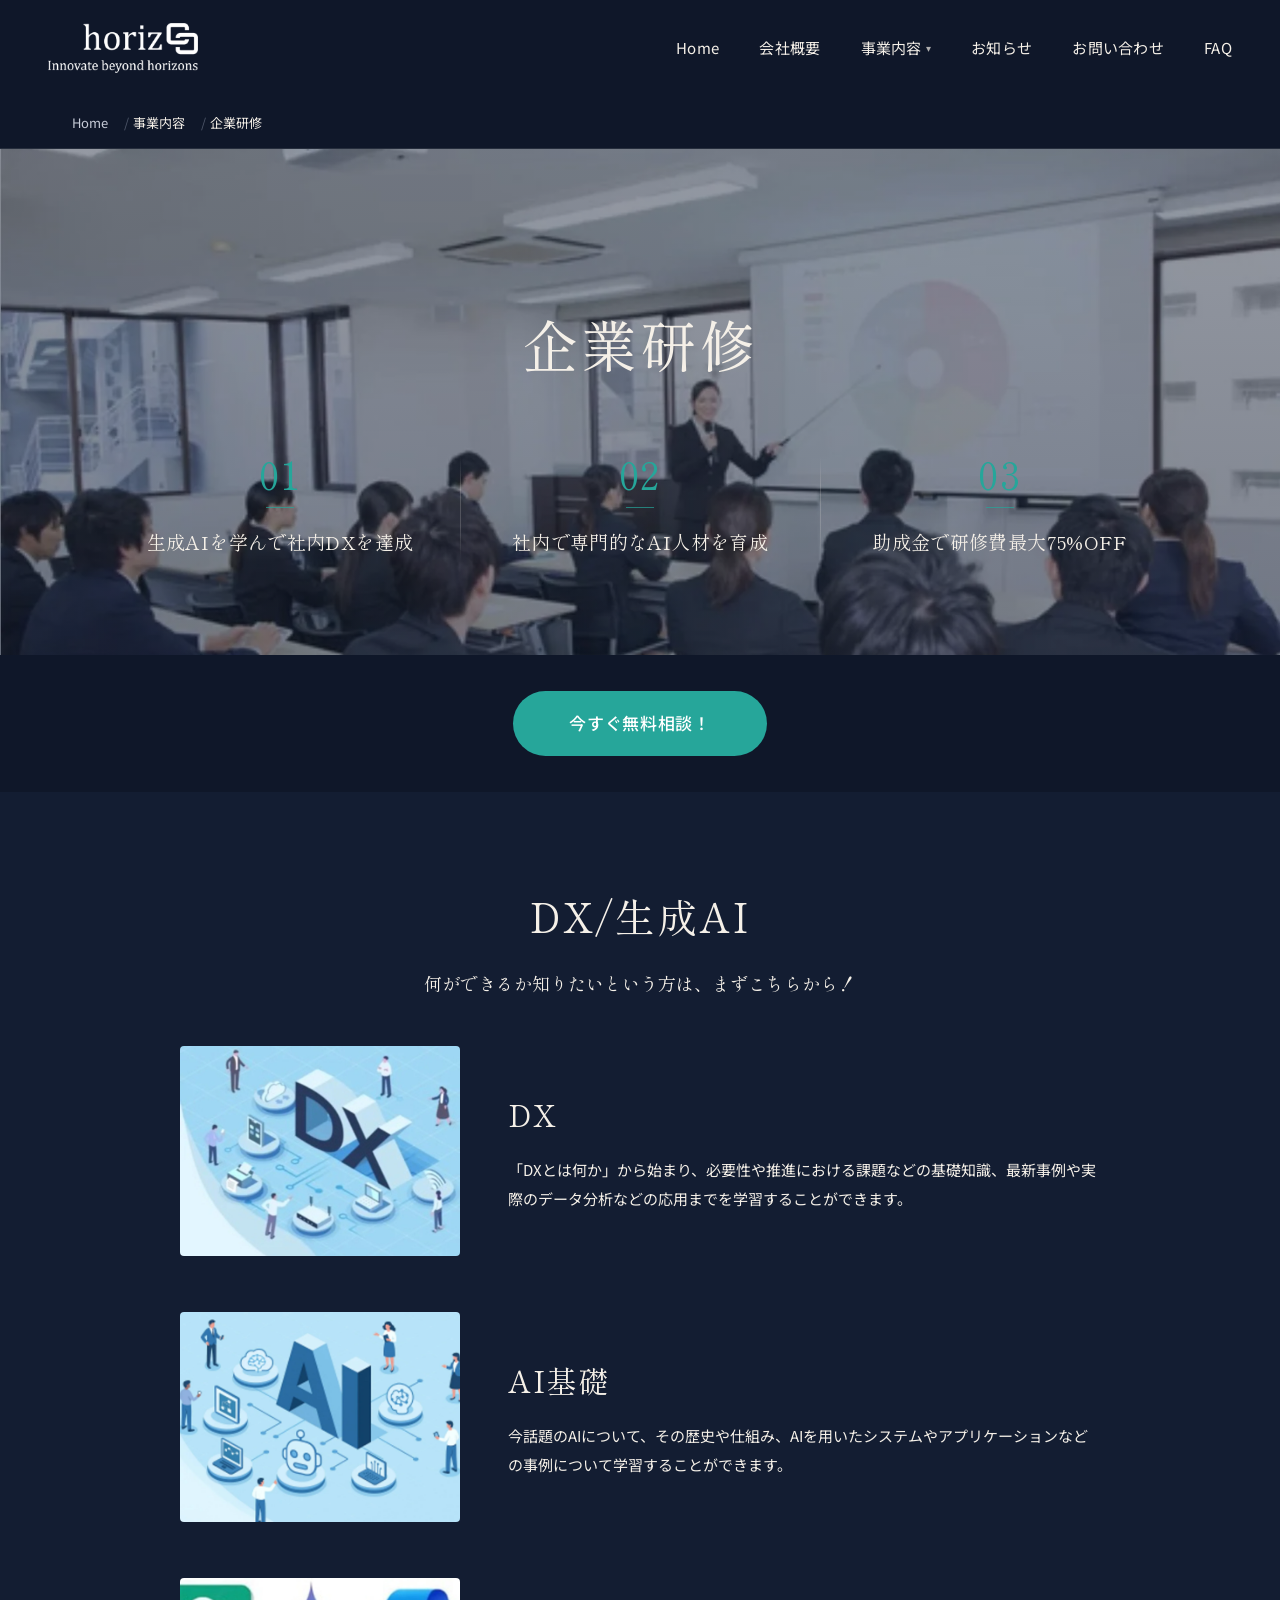
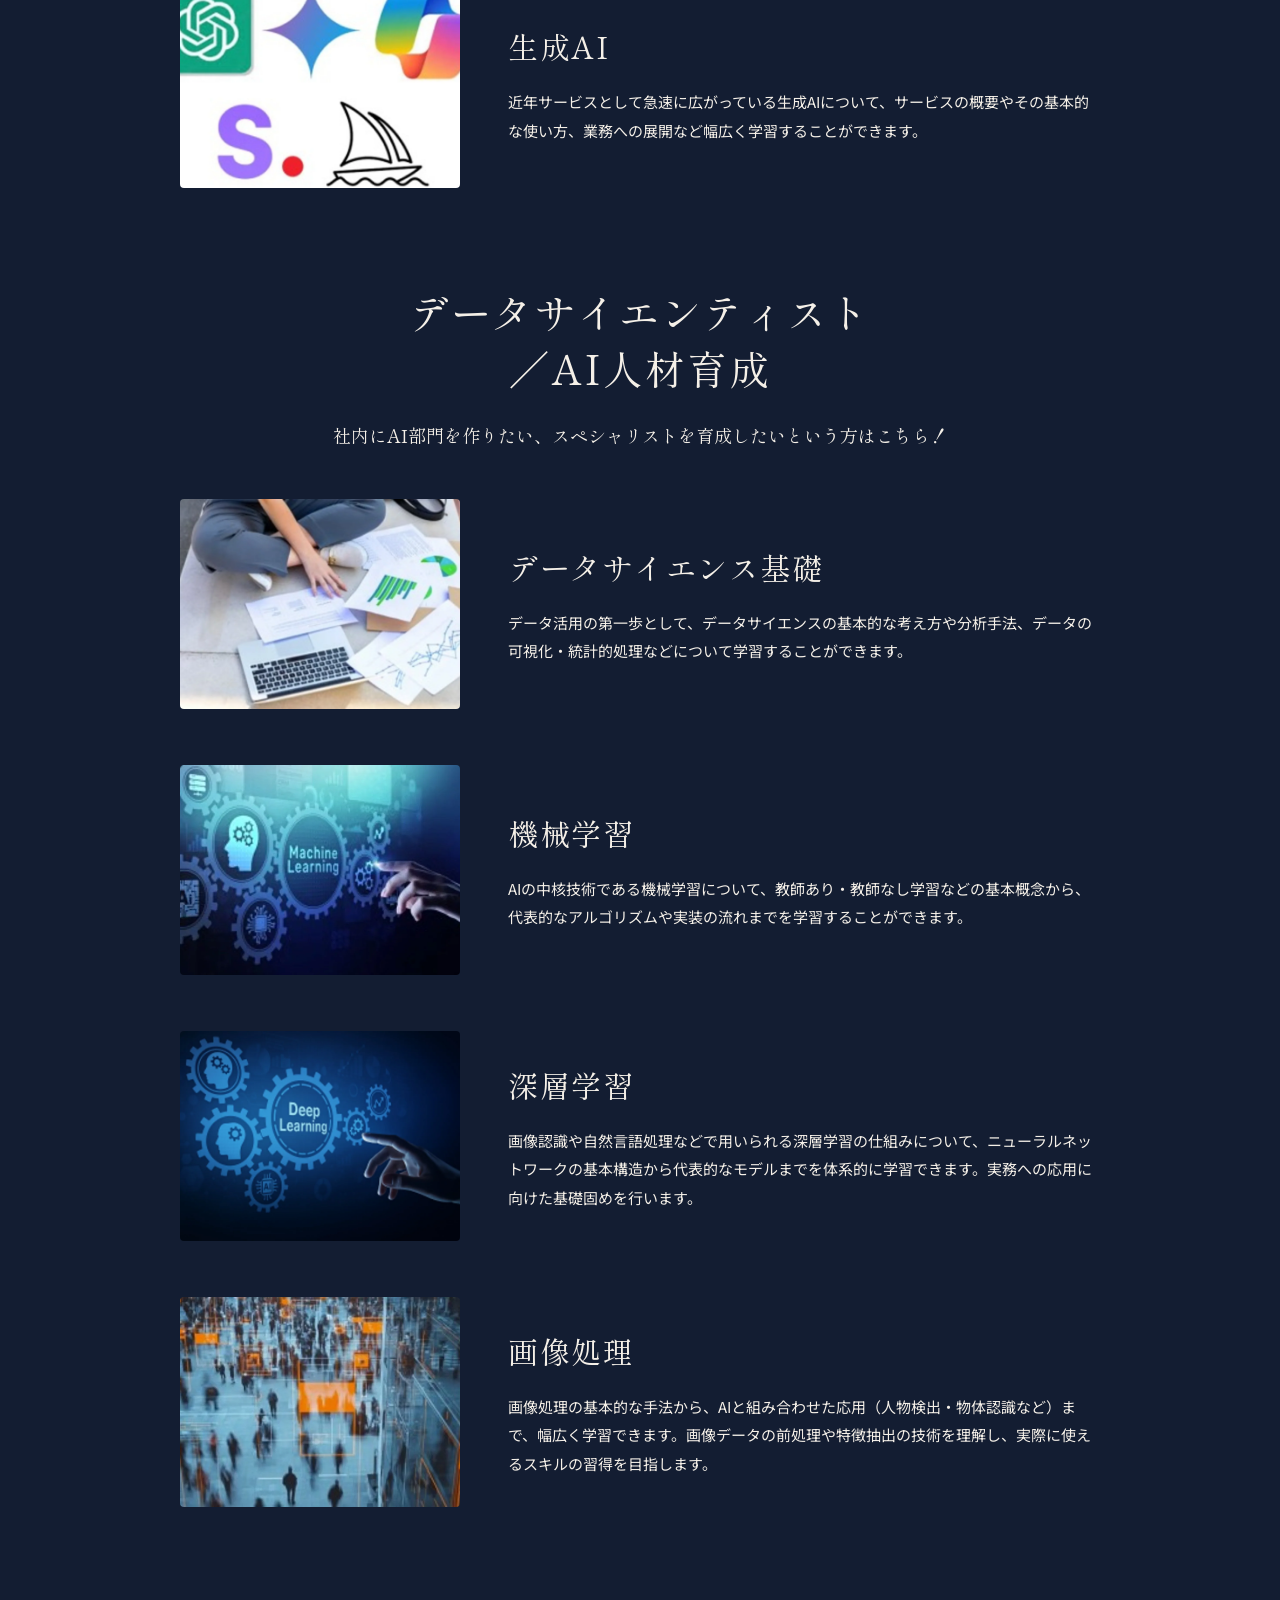
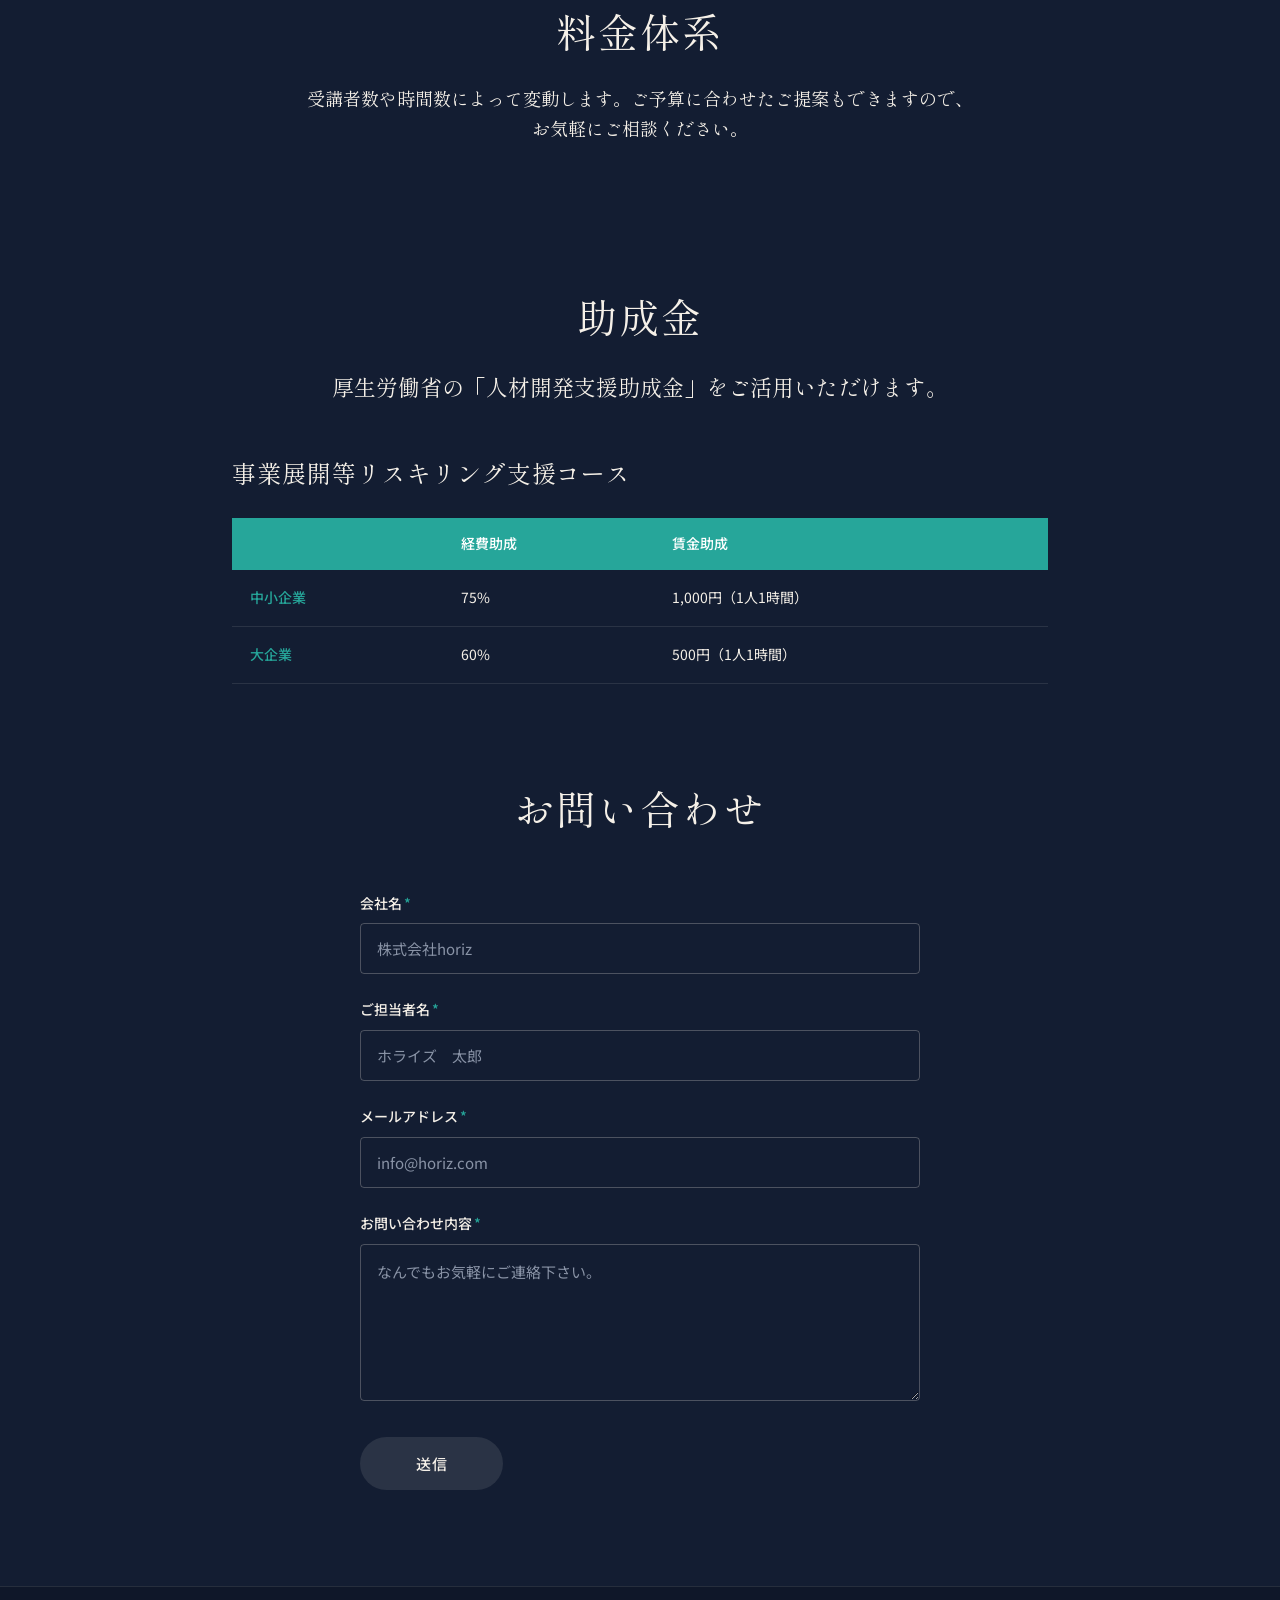
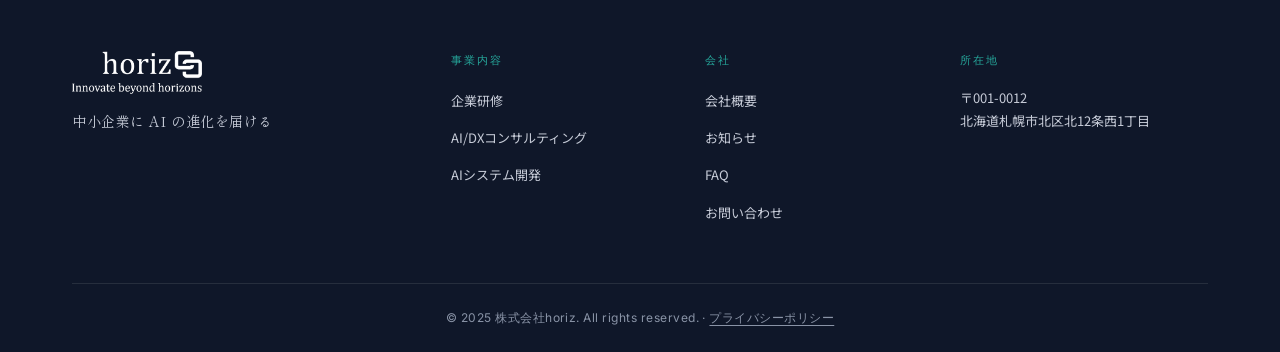
<file: training/index.html>
<!doctype html>
<html lang="ja">
<head>
<meta charset="utf-8">
<meta name="viewport" content="width=device-width, initial-scale=1">
<script>
// WebP サポート検出 — 検出できたら <html> に webp-supported クラスを付与
(function () {
  var img = new Image();
  img.onload = img.onerror = function () {
    if (img.height === 2) document.documentElement.classList.add('webp-supported');
  };
  img.src = '[data-uri]';
})();
</script>
<title>AI研修・生成AI企業研修｜札幌 | 株式会社horiz</title>
<meta name="description" content="生成AIを学んで社内DXを達成。社内で専門的なAI人材を育成。助成金で研修費最大75%OFF。札幌発、オンライン全国対応の企業研修。">
<link rel="canonical" href="https://horiz-ai.com/training/">
<link rel="icon" href="/favicon.ico?v=3" sizes="any">
<link rel="icon" type="image/png" sizes="32x32" href="/assets/images/favicon-32x32.png?v=3">
<link rel="icon" type="image/png" sizes="16x16" href="/assets/images/favicon-16x16.png?v=3">
<link rel="apple-touch-icon" sizes="180x180" href="/assets/images/apple-touch-icon.png?v=3">

<!-- Open Graph -->
<meta property="og:title" content="AI研修・生成AI企業研修｜札幌 | 株式会社horiz">
<meta property="og:description" content="生成AIを学んで社内DXを達成。社内で専門的なAI人材を育成。助成金で研修費最大75%OFF。札幌発、オンライン全国対応の企業研修。">
<meta property="og:type" content="website">
<meta property="og:url" content="https://horiz-ai.com/training/">
<meta property="og:image" content="https://horiz-ai.com/assets/images/home_hero.png">
<meta property="og:site_name" content="株式会社horiz">
<meta property="og:locale" content="ja_JP">

<!-- Twitter -->
<meta name="twitter:card" content="summary_large_image">
<meta name="twitter:title" content="AI研修・生成AI企業研修｜札幌 | 株式会社horiz">
<meta name="twitter:description" content="生成AIを学んで社内DXを達成。社内で専門的なAI人材を育成。助成金で研修費最大75%OFF。札幌発、オンライン全国対応の企業研修。">
<meta name="twitter:image" content="https://horiz-ai.com/assets/images/home_hero.png">

<link rel="preconnect" href="https://fonts.googleapis.com">
<link rel="preconnect" href="https://fonts.gstatic.com" crossorigin>
<link rel="dns-prefetch" href="https://horiz-ai.com">
<link href="https://fonts.googleapis.com/css2?family=Shippori+Mincho:wght@400;500;600;700&family=Noto+Sans+JP:wght@300;400;500;700&family=Inter:wght@300;400;500;600&display=swap" rel="stylesheet">
<link rel="stylesheet" href="/assets/css/style.css?v=1777606065">

<link rel="preload" as="image" href="/assets/images/training_hero.webp" type="image/webp" fetchpriority="high">



<script type="application/ld+json">
{
  "@context": "https://schema.org",
  "@type": ["Organization", "LocalBusiness"],
  "name": "株式会社horiz",
  "alternateName": "horiz",
  "url": "https://horiz-ai.com",
  "logo": "https://horiz-ai.com/assets/images/logo_white.png",
  "image": "https://horiz-ai.com/assets/images/home_hero.png",
  "description": "AI・DX領域に特化したテクノロジー企業。札幌・北海道発、北大認定スタートアップ。法人研修、AI/DXコンサルティング、AIシステム開発の3本柱で中小企業をワンストップ支援。",
  "founder": {
    "@type": "Person",
    "name": "西浦 翼",
    "jobTitle": "代表取締役"
  },
  "foundingDate": "2025-03-10",
  "address": {
    "@type": "PostalAddress",
    "postalCode": "001-0012",
    "addressRegion": "北海道",
    "addressLocality": "札幌市北区",
    "streetAddress": "北12条西1丁目",
    "addressCountry": "JP"
  },
  "areaServed": {
    "@type": "Country",
    "name": "Japan"
  },
  "knowsAbout": ["AI", "DX", "深層学習", "画像処理", "機械学習", "生成AI"],
  "sameAs": []
}
</script>
<script type="application/ld+json">
{
  "@context": "https://schema.org",
  "@type": "Service",
  "name": "企業研修 (AI/DX)",
  "provider": {"@type": "Organization", "name": "株式会社horiz", "url": "https://horiz-ai.com"},
  "description": "生成AIを学んで社内DXを達成、社内で専門的なAI人材を育成、助成金で研修費最大75%OFF。札幌発、オンライン全国対応。",
  "serviceType": "AI/DX法人研修",
  "areaServed": {"@type": "Country", "name": "Japan"},
  "offers": {"@type": "Offer", "url": "https://horiz-ai.com/training/", "availability": "https://schema.org/InStock"}
}
</script>

</head>
<body class="page-inner">
<a class="skip-link" href="#main">本文へスキップ</a>
<div class="scroll-progress" aria-hidden="true"></div>

<header class="site-header">
  <div class="header-inner">
    <a class="brand" href="/">
      <img src="/assets/images/logo_white.png" alt="horiz — Innovate beyond horizons" class="brand-mark">
    </a>
    <button class="nav-toggle" aria-label="メニューを開く" aria-expanded="false" aria-controls="primaryNav">
      <span></span><span></span><span></span>
    </button>
    <nav class="primary-nav" id="primaryNav">
      <ul class="nav-list"><li class="nav-item"><a class="nav-link" href="/">Home</a></li><li class="nav-item"><a class="nav-link" href="/about/">会社概要</a></li><li class="nav-item has-dropdown">  <span class="nav-link">事業内容<span class="caret">▾</span></span>  <div class="nav-dropdown"><a class="nav-sub-item" href="/training/">企業研修</a><a class="nav-sub-item" href="/consulting/">AI/DXコンサルティング</a><a class="nav-sub-item" href="/development/">システム開発</a></div></li><li class="nav-item"><a class="nav-link" href="/news/">お知らせ</a></li><li class="nav-item"><a class="nav-link" href="/contact/">お問い合わせ</a></li><li class="nav-item"><a class="nav-link" href="/faq/">FAQ</a></li></ul>
    </nav>
  </div>
</header>
<main id="main" tabindex="-1">
<nav class="breadcrumbs" aria-label="パンくずリスト"><ol class="crumb-list"><li class="crumb"><a href="/">Home</a></li><li class="crumb crumb-current" aria-current="page">事業内容</li><li class="crumb crumb-current" aria-current="page">企業研修</li></ol></nav><script type="application/ld+json">{"@context": "https://schema.org", "@type": "BreadcrumbList", "itemListElement": [{"@type": "ListItem", "position": 1, "name": "Home", "item": "https://horiz-ai.com/"}, {"@type": "ListItem", "position": 2, "name": "事業内容"}, {"@type": "ListItem", "position": 3, "name": "企業研修"}]}</script>
<section class="page-hero page-hero-photo bg-training">
  <div class="page-hero-overlay"></div>
  <div class="container">
    <h1 class="page-hero-title">企業研修</h1>
    <div class="usp-grid">
      <div class="usp-cell"><span class="usp-num">01</span><p class="usp-text">生成AIを学んで社内DXを達成</p></div>
      <div class="usp-cell"><span class="usp-num">02</span><p class="usp-text">社内で専門的なAI人材を育成</p></div>
      <div class="usp-cell"><span class="usp-num">03</span><p class="usp-text">助成金で研修費最大75%OFF</p></div>
    </div>
  </div>
</section>

<section class="cta-band"><div class="cta-pill-wrap"><a class="cta-pill" href="/contact/">今すぐ無料相談！</a></div></section>

<section class="section section-courses">
  <div class="container">
    <h2 class="section-title">DX/生成AI</h2>
    <p class="section-lede">何ができるか知りたいという方は、まずこちらから！</p>
    <div class="course-list"><div class="course-row"><div class="course-image"><picture><source srcset="/assets/images/course_dx.webp" type="image/webp"><img src="/assets/images/course_dx.jpg" alt="DX" loading="lazy" decoding="async"></picture></div><div class="course-text"><h3 class="course-title">DX</h3><p class="course-body">「DXとは何か」から始まり、必要性や推進における課題などの基礎知識、最新事例や実際のデータ分析などの応用までを学習することができます。</p></div></div><div class="course-row"><div class="course-image"><picture><source srcset="/assets/images/course_ai.webp" type="image/webp"><img src="/assets/images/course_ai.png" alt="AI基礎" loading="lazy" decoding="async"></picture></div><div class="course-text"><h3 class="course-title">AI基礎</h3><p class="course-body">今話題のAIについて、その歴史や仕組み、AIを用いたシステムやアプリケーションなどの事例について学習することができます。</p></div></div><div class="course-row"><div class="course-image"><picture><source srcset="/assets/images/course_genai.webp" type="image/webp"><img src="/assets/images/course_genai.jpg" alt="生成AI" loading="lazy" decoding="async"></picture></div><div class="course-text"><h3 class="course-title">生成AI</h3><p class="course-body">近年サービスとして急速に広がっている生成AIについて、サービスの概要やその基本的な使い方、業務への展開など幅広く学習することができます。</p></div></div></div>
  </div>
</section>

<section class="section section-courses">
  <div class="container">
    <h2 class="section-title">データサイエンティスト<br>／AI人材育成</h2>
    <p class="section-lede">社内にAI部門を作りたい、スペシャリストを育成したいという方はこちら！</p>
    <div class="course-list"><div class="course-row"><div class="course-image"><picture><source srcset="/assets/images/course_ds.webp" type="image/webp"><img src="/assets/images/course_ds.jpg" alt="データサイエンス基礎" loading="lazy" decoding="async"></picture></div><div class="course-text"><h3 class="course-title">データサイエンス基礎</h3><p class="course-body">データ活用の第一歩として、データサイエンスの基本的な考え方や分析手法、データの可視化・統計的処理などについて学習することができます。</p></div></div><div class="course-row"><div class="course-image"><picture><source srcset="/assets/images/course_ml.webp" type="image/webp"><img src="/assets/images/course_ml.jpg" alt="機械学習" loading="lazy" decoding="async"></picture></div><div class="course-text"><h3 class="course-title">機械学習</h3><p class="course-body">AIの中核技術である機械学習について、教師あり・教師なし学習などの基本概念から、代表的なアルゴリズムや実装の流れまでを学習することができます。</p></div></div><div class="course-row"><div class="course-image"><picture><source srcset="/assets/images/course_dl.webp" type="image/webp"><img src="/assets/images/course_dl.png" alt="深層学習" loading="lazy" decoding="async"></picture></div><div class="course-text"><h3 class="course-title">深層学習</h3><p class="course-body">画像認識や自然言語処理などで用いられる深層学習の仕組みについて、ニューラルネットワークの基本構造から代表的なモデルまでを体系的に学習できます。実務への応用に向けた基礎固めを行います。</p></div></div><div class="course-row"><div class="course-image"><picture><source srcset="/assets/images/course_cv.webp" type="image/webp"><img src="/assets/images/course_cv.jpg" alt="画像処理" loading="lazy" decoding="async"></picture></div><div class="course-text"><h3 class="course-title">画像処理</h3><p class="course-body">画像処理の基本的な手法から、AIと組み合わせた応用（人物検出・物体認識など）まで、幅広く学習できます。画像データの前処理や特徴抽出の技術を理解し、実際に使えるスキルの習得を目指します。</p></div></div></div>
  </div>
</section>

<section class="section section-pricing">
  <div class="container narrow">
    <h2 class="section-title">料金体系</h2>
    <p class="section-lede">受講者数や時間数によって変動します。ご予算に合わせたご提案もできますので、お気軽にご相談ください。</p>
  </div>
</section>

<section class="section section-subsidy">
  <div class="container narrow">
    <h2 class="section-title">助成金</h2>
    <p class="subsidy-lead">厚生労働省の「人材開発支援助成金」をご活用いただけます。</p>
    <h3 class="subsidy-sub">事業展開等リスキリング支援コース</h3>
    <table class="subsidy-table">
      <thead>
        <tr><th></th><th>経費助成</th><th>賃金助成</th></tr>
      </thead>
      <tbody>
        <tr><th class="subsidy-row-label">中小企業</th><td>75%</td><td>1,000円（1人1時間）</td></tr>
        <tr><th class="subsidy-row-label">大企業</th><td>60%</td><td>500円（1人1時間）</td></tr>
      </tbody>
    </table>
  </div>
</section>

<section class="section section-contact" id="contact">
  <div class="container">
    <h2 class="section-title">お問い合わせ</h2>
    <form class="contact-form" action="#mailto" method="post">
      <div class="form-row">
        <label class="form-label" for="company">会社名<span class="req">*</span></label>
        <input type="text" id="company" name="company" placeholder="株式会社horiz" required>
      </div>
      <div class="form-row">
        <label class="form-label" for="name">ご担当者名<span class="req">*</span></label>
        <input type="text" id="name" name="name" placeholder="ホライズ　太郎" required>
      </div>
      <div class="form-row">
        <label class="form-label" for="email">メールアドレス<span class="req">*</span></label>
        <input type="email" id="email" name="email" placeholder="info@horiz.com" required>
      </div>
      <div class="form-row">
        <label class="form-label" for="message">お問い合わせ内容<span class="req">*</span></label>
        <textarea id="message" name="message" rows="5" placeholder="なんでもお気軽にご連絡下さい。" required></textarea>
      </div>
      <button class="form-submit" type="submit">送信</button>
      <div class="form-status" role="status" aria-live="polite">
        <strong>メールアプリを開きました。</strong> 内容を確認のうえ送信してください。<br>
        メールアプリが起動しない場合は、お手数ですが <a href="mailto:horiz.hokudai@gmail.com">horiz.hokudai@gmail.com</a> 宛にお送りください。
      </div>
    </form>
  </div>
</section>
</main>

<footer class="site-footer">
  <div class="footer-inner">
    <div class="footer-grid">
      <div class="footer-col footer-brand">
        <img src="/assets/images/logo_white.png" alt="horiz" class="footer-logo">
        <p class="footer-tagline">中小企業に AI の進化を届ける</p>
      </div>
      <nav class="footer-col" aria-label="フッター・ナビゲーション">
        <h4 class="footer-heading">事業内容</h4>
        <ul class="footer-links">
          <li><a href="/training/">企業研修</a></li>
          <li><a href="/consulting/">AI/DXコンサルティング</a></li>
          <li><a href="/development/">AIシステム開発</a></li>
        </ul>
      </nav>
      <nav class="footer-col" aria-label="フッター・会社情報">
        <h4 class="footer-heading">会社</h4>
        <ul class="footer-links">
          <li><a href="/about/">会社概要</a></li>
          <li><a href="/news/">お知らせ</a></li>
          <li><a href="/faq/">FAQ</a></li>
          <li><a href="/contact/">お問い合わせ</a></li>
        </ul>
      </nav>
      <div class="footer-col">
        <h4 class="footer-heading">所在地</h4>
        <p class="footer-address">〒001-0012<br>北海道札幌市北区北12条西1丁目</p>
      </div>
    </div>
    <div class="footer-bottom">
      <p class="copyright">© 2025 株式会社horiz. All rights reserved. · <a href="/privacy/" class="footer-legal-link">プライバシーポリシー</a></p>
    </div>
  </div>
</footer>
<button class="back-to-top" aria-label="ページトップへ戻る" type="button"><span aria-hidden="true">↑</span></button>
<a class="floating-cta" href="/contact/">無料相談 →</a>
<script>
(function () {
  // ────── 旧Hostinger版のService Worker / Cache Storage を一括解除 ──────
  // Hostinger Builder製のサイトはPWA化のためSWを登録していたため、
  // URLバー直打ちで古いキャッシュが返る問題が発生する。これを掃除する。
  if ('serviceWorker' in navigator && navigator.serviceWorker.getRegistrations) {
    navigator.serviceWorker.getRegistrations().then(function (regs) {
      regs.forEach(function (r) { try { r.unregister(); } catch (e) {} });
    }).catch(function () {});
  }
  if (typeof caches !== 'undefined' && caches.keys) {
    caches.keys().then(function (keys) {
      keys.forEach(function (k) { try { caches.delete(k); } catch (e) {} });
    }).catch(function () {});
  }

  // ────── ヘッダー / Back-to-Top / Floating CTA / スクロール進捗バー ──────
  var header = document.querySelector('.site-header');
  var backTop = document.querySelector('.back-to-top');
  var floatCta = document.querySelector('.floating-cta');
  var progress = document.querySelector('.scroll-progress');
  var lastScroll = -1;
  var rafId = null;
  function updateScrollUI() {
    rafId = null;
    var y = window.pageYOffset || document.documentElement.scrollTop;
    if (y === lastScroll) return;
    lastScroll = y;
    if (header) {
      if (y > 40) header.classList.add('is-scrolled');
      else header.classList.remove('is-scrolled');
    }
    if (backTop) {
      if (y > 600) backTop.classList.add('is-visible');
      else backTop.classList.remove('is-visible');
    }
    if (floatCta) {
      if (y > 400) floatCta.classList.add('is-visible');
      else floatCta.classList.remove('is-visible');
    }
    if (progress) {
      var docH = document.documentElement.scrollHeight - window.innerHeight;
      var pct = docH > 0 ? Math.min(100, (y / docH) * 100) : 0;
      progress.style.transform = 'scaleX(' + (pct / 100) + ')';
    }
  }
  window.addEventListener('scroll', function () {
    if (rafId === null) rafId = window.requestAnimationFrame(updateScrollUI);
  }, { passive: true });
  updateScrollUI();
  if (backTop) {
    backTop.addEventListener('click', function () {
      window.scrollTo({ top: 0, behavior: 'smooth' });
    });
  }

  // ────── ハンバーガー ──────
  var toggle = document.querySelector('.nav-toggle');
  var nav = document.querySelector('.primary-nav');
  function closeNav() {
    if (nav) nav.classList.remove('is-open');
    if (toggle) {
      toggle.classList.remove('is-open');
      toggle.setAttribute('aria-expanded', 'false');
    }
    document.body.classList.remove('nav-locked');
  }
  if (toggle && nav) {
    toggle.addEventListener('click', function (e) {
      e.stopPropagation();
      var open = nav.classList.toggle('is-open');
      toggle.classList.toggle('is-open', open);
      toggle.setAttribute('aria-expanded', open ? 'true' : 'false');
      document.body.classList.toggle('nav-locked', open);
    });
    nav.querySelectorAll('a').forEach(function (a) {
      a.addEventListener('click', closeNav);
    });
    // 暗いオーバーレイ部分(body::after)をタップしてもメニューを閉じる
    document.addEventListener('click', function (e) {
      if (!document.body.classList.contains('nav-locked')) return;
      if (nav.contains(e.target) || toggle.contains(e.target)) return;
      closeNav();
    });
    document.addEventListener('keydown', function (e) {
      if (e.key === 'Escape') closeNav();
    });
  }

  // ────── スクロールフェードイン ──────
  if (typeof window.IntersectionObserver === 'undefined') return;
  if (window.matchMedia && window.matchMedia('(prefers-reduced-motion: reduce)').matches) return;
  var targets = document.querySelectorAll('.section, .page-hero, .hero, .greeting-grid, .course-row, .service-tile, .flow-row, .faq-item, .news-card, .news-item');
  targets.forEach(function (el) { el.classList.add('fade-in'); });
  // services-grid の中の service-tile には index ベースの遅延を付与してステガード
  document.querySelectorAll('.services-grid').forEach(function (g) {
    g.querySelectorAll('.service-tile').forEach(function (tile, i) {
      tile.style.transitionDelay = (i * 90) + 'ms';
    });
  });
  document.querySelectorAll('.usp-grid').forEach(function (g) {
    g.querySelectorAll('.usp-cell').forEach(function (cell, i) {
      cell.classList.add('fade-in');
      cell.style.transitionDelay = (i * 90) + 'ms';
    });
  });
  var io = new IntersectionObserver(function (entries) {
    entries.forEach(function (e) {
      if (e.isIntersecting) {
        e.target.classList.add('is-visible');
        io.unobserve(e.target);
      }
    });
  }, { threshold: 0.08, rootMargin: '0px 0px -10% 0px' });
  targets.forEach(function (el) { io.observe(el); });
  document.querySelectorAll('.usp-cell.fade-in').forEach(function (el) { io.observe(el); });
  // ファーストビューは即時表示
  setTimeout(function () {
    document.querySelectorAll('.hero, .page-hero').forEach(function (el) { el.classList.add('is-visible'); });
  }, 50);

  // ────── お問い合わせフォームを mailto: にハイジャック (Cloudflare Pages 移行前の暫定) ──────
  var form = document.querySelector('.contact-form');
  if (form && form.getAttribute('action') === '#mailto') {
    form.addEventListener('submit', function (e) {
      e.preventDefault();
      var get = function (name) {
        var el = form.querySelector('[name="' + name + '"]');
        return el ? (el.value || '').trim() : '';
      };
      var company = get('company'), name = get('name'), email = get('email'), msg = get('message');
      var subject = '[horiz-ai.com お問い合わせ] ' + (company || '会社名未入力');
      var body =
        '会社名: ' + company + '\n' +
        'ご担当者名: ' + name + '\n' +
        'メールアドレス: ' + email + '\n\n' +
        'お問い合わせ内容:\n' + msg + '\n';
      var to = 'horiz.hokudai@gmail.com';
      window.location.href = 'mailto:' + to + '?subject=' + encodeURIComponent(subject) + '&body=' + encodeURIComponent(body);
      // ステータスメッセージ表示
      var status = form.querySelector('.form-status');
      if (status) status.classList.add('is-visible');
    });
  }
})();
</script>
</body>
</html>
</file>
<file: assets/css/style.css>
/* ============================================================
   horiz-ai.com — Hostinger 版を踏襲する静的サイト用 CSS
   Tokens: dark navy bg、cream text、teal accent、Shippori Mincho 見出し
   ============================================================ */

:root {
  --bg-1: #131D32;        /* メイン背景 (dark navy) */
  --bg-2: #0F1729;        /* 一段濃い navy */
  --bg-3: #1B2742;        /* セクション境界用 */
  --ink-1: #F5F0E8;       /* メインテキスト (warm white) */
  --ink-2: #C7CCD8;       /* サブテキスト */
  --ink-3: #8993A6;       /* 弱テキスト */
  --teal:  #26A69A;       /* アクセント teal */
  --teal-2: #1E867C;
  --gold:  #D4A862;
  --line:  rgba(245, 240, 232, 0.10);

  --serif: 'Shippori Mincho', 'Noto Serif JP', 'Hiragino Mincho ProN', 'Yu Mincho', serif;
  --sans:  'Noto Sans JP', 'Hiragino Sans', sans-serif;
  --inter: 'Inter', sans-serif;

  --container: 1200px;
  --container-narrow: 880px;
  --header-h: 96px;
}

* { box-sizing: border-box; }
html, body { margin: 0; padding: 0; }

html {
  background: var(--bg-1);
  color: var(--ink-1);
  font-family: var(--sans);
  font-weight: 400;
  font-size: 16px;
  line-height: 1.7;
  -webkit-font-smoothing: antialiased;
  text-rendering: optimizeLegibility;
}

body { min-height: 100vh; background: var(--bg-1); }

img { max-width: 100%; height: auto; display: block; }

a { color: inherit; text-decoration: none; }
a:hover { color: var(--teal); }

main { display: block; }

.container {
  width: 100%;
  max-width: var(--container);
  margin: 0 auto;
  padding: 0 32px;
}
.container.narrow { max-width: var(--container-narrow); }

@media (max-width: 720px) {
  .container { padding: 0 20px; }
}

/* ────────────────────────────────────────────────────────────
   ヘッダー — 左ロゴ＋タグライン、右ナビ。CTAボタン無し（Hostinger踏襲）
   ──────────────────────────────────────────────────────────── */

.site-header {
  position: fixed;
  top: 0; left: 0; right: 0;
  z-index: 100;
  height: var(--header-h);
  background: transparent;
  transition: background-color 0.3s ease, height 0.3s ease, backdrop-filter 0.3s ease;
}
.site-header.is-scrolled {
  background: rgba(15, 23, 41, 0.85);
  backdrop-filter: saturate(140%) blur(10px);
  -webkit-backdrop-filter: saturate(140%) blur(10px);
  height: 72px;
  border-bottom: 1px solid var(--line);
}
.site-header.is-scrolled .brand-mark { width: 120px; transition: width 0.3s ease; }
.brand-mark { transition: width 0.3s ease; }

/* ハンバーガー (モバイル) */
.nav-toggle {
  display: none;
  background: transparent;
  border: 1px solid rgba(245, 240, 232, 0.30);
  width: 40px;
  height: 40px;
  border-radius: 4px;
  cursor: pointer;
  position: relative;
  padding: 0;
  z-index: 2; /* ヘッダー内で primary-nav(暗黙のauto=0) の上に置いて閉じる×を押せるようにする */
}
.nav-toggle span {
  position: absolute;
  left: 9px; right: 9px;
  height: 1.5px;
  background: var(--ink-1);
  transition: transform 0.25s ease, opacity 0.2s ease, top 0.25s ease;
}
.nav-toggle span:nth-child(1) { top: 13px; }
.nav-toggle span:nth-child(2) { top: 19px; }
.nav-toggle span:nth-child(3) { top: 25px; }
.nav-toggle.is-open span:nth-child(1) { top: 19px; transform: rotate(45deg); }
.nav-toggle.is-open span:nth-child(2) { opacity: 0; }
.nav-toggle.is-open span:nth-child(3) { top: 19px; transform: rotate(-45deg); }
@media (max-width: 820px) {
  .nav-toggle { display: block; }
}

.header-inner {
  max-width: 1440px;
  height: 100%;
  margin: 0 auto;
  padding: 0 48px;
  display: flex;
  align-items: center;
  justify-content: space-between;
  gap: 32px;
}

.brand {
  display: inline-flex;
  align-items: center;
  line-height: 1;
}
.brand-mark { width: 150px; height: auto; }

.primary-nav { display: flex; align-items: center; }
.nav-list {
  list-style: none;
  margin: 0;
  padding: 0;
  display: flex;
  gap: 40px;
  align-items: center;
}
.nav-item { position: relative; }
.nav-link {
  font-family: var(--sans);
  font-size: 15px;
  font-weight: 400;
  color: var(--ink-1);
  letter-spacing: 0.02em;
  cursor: pointer;
  display: inline-flex;
  align-items: center;
  gap: 4px;
  padding: 6px 0;
}
.nav-item.is-active .nav-link {
  border-bottom: 1px solid var(--ink-1);
  padding-bottom: 4px;
}
.nav-link:hover { color: var(--teal); }
.caret { font-size: 10px; opacity: 0.7; transform: translateY(-1px); }

.nav-dropdown {
  position: absolute;
  top: 100%;
  left: 50%;
  transform: translateX(-50%);
  background: var(--bg-2);
  border: 1px solid var(--line);
  border-radius: 4px;
  padding: 8px 0;
  min-width: 220px;
  opacity: 0;
  pointer-events: none;
  z-index: 200;
}
.has-dropdown:hover .nav-dropdown {
  opacity: 1;
  pointer-events: auto;
}
.nav-sub-item {
  display: block;
  padding: 10px 18px;
  font-size: 14px;
  color: var(--ink-1);
  white-space: nowrap;
}
.nav-sub-item:hover { background: var(--bg-3); color: var(--teal); }

@media (max-width: 1080px) {
  .nav-list { gap: 24px; }
  .header-inner { padding: 0 28px; }
  .brand-mark { width: 110px; }
}
@media (max-width: 820px) {
  .header-inner { padding: 0 18px; }
  .brand-mark { width: 110px; }

  .primary-nav {
    position: fixed;
    top: 0;
    right: 0;
    width: min(360px, 86vw);
    height: 100vh;
    height: 100dvh; /* iOS Safari の動的ビューポート対応 */
    background: var(--bg-2);
    padding: 96px 32px calc(32px + env(safe-area-inset-bottom));
    transform: translateX(100%);
    transition: transform 0.3s cubic-bezier(.2,.7,.2,1);
    box-shadow: -16px 0 40px rgba(0,0,0,0.35);
    overflow-y: auto;
    -webkit-overflow-scrolling: touch;
  }
  .primary-nav.is-open { transform: translateX(0); }
  .nav-list { flex-direction: column; align-items: stretch; gap: 4px; }
  .nav-item { width: 100%; }
  .nav-link {
    width: 100%;
    padding: 14px 12px;
    border-bottom: 1px solid var(--line);
    font-size: 16px;
  }
  .nav-item.is-active .nav-link { border-bottom: 1px solid var(--teal); }
  .nav-dropdown {
    position: static;
    transform: none;
    opacity: 1;
    pointer-events: auto;
    background: transparent;
    border: none;
    padding: 0 0 12px 16px;
    min-width: 0;
  }
  .has-dropdown .nav-link { border-bottom: 1px solid var(--line); }
  .nav-sub-item {
    padding: 10px 12px;
    font-size: 14px;
    color: var(--ink-2);
  }
  .nav-sub-item:hover { background: transparent; color: var(--teal); }
  .caret { display: none; }

  body.nav-locked { overflow: hidden; }
  body.nav-locked::after {
    content: '';
    position: fixed;
    inset: 0;
    background: rgba(0,0,0,0.5);
    z-index: 99; /* ヘッダー(z:100)より下 = ヘッダー内のメニュー＆トグルは前面のままタップ可 */
  }
}

/* ────────────────────────────────────────────────────────────
   ヒーロー (トップ) — フル背景画像、テキスト右側
   ──────────────────────────────────────────────────────────── */

.hero {
  position: relative;
  width: 100%;
  background-color: var(--bg-1);
  background-size: cover;
  background-position: center;
  background-repeat: no-repeat;
  color: var(--ink-1);
}

/* ヒーロー背景画像 — WebP優先、未対応ブラウザはPNG/JPGにフォールバック */
.bg-home        { background-image: url('/assets/images/home_hero.png'); }
.bg-training    { background-image: url('/assets/images/training_hero.jpg'); }
.bg-consulting  { background-image: url('/assets/images/consulting_hero.jpg'); }
.bg-development { background-image: url('/assets/images/development_hero.jpg'); }
/* `webp-supported` クラスは <html> に JS で付与される。下記参照 */
html.webp-supported .bg-home        { background-image: url('/assets/images/home_hero.webp'); }
html.webp-supported .bg-training    { background-image: url('/assets/images/training_hero.webp'); }
html.webp-supported .bg-consulting  { background-image: url('/assets/images/consulting_hero.webp'); }
html.webp-supported .bg-development { background-image: url('/assets/images/development_hero.webp'); }

.hero-home {
  min-height: 100vh;
  min-height: 100svh;
  display: flex;
  /* 縦方向はやや上寄せ — 画像中央の輝点ホライズンライン上にテキストが乗らないように */
  align-items: flex-start;
  justify-content: center;
  padding-top: calc(var(--header-h) + 18vh);
}
/* テキスト後方を集中的に暗くする — ラジアル位置をテキスト中心(38%)に合わせる */
.hero-home::before {
  content: '';
  position: absolute;
  inset: 0;
  background:
    radial-gradient(ellipse 60% 38% at 50% 38%, rgba(8,14,28,0.70) 0%, rgba(8,14,28,0.38) 55%, rgba(8,14,28,0.05) 100%),
    linear-gradient(180deg, rgba(19,29,50,0.28) 0%, rgba(19,29,50,0.04) 45%, rgba(19,29,50,0.18) 100%);
  pointer-events: none;
}

.hero-home-inner {
  position: relative;
  width: 100%;
  max-width: 1440px;
  padding: 0 40px;
  display: flex;
  justify-content: center;
}

.hero-text {
  text-align: center;
  max-width: 760px;
  text-shadow: 0 2px 28px rgba(8,14,28,0.65), 0 1px 2px rgba(8,14,28,0.4);
}

.hero-title {
  font-family: var(--serif);
  font-weight: 400;
  font-size: 64px;
  line-height: 1.4;
  margin: 0 0 48px;
  color: var(--ink-1);
}
.hero-line { display: block; }
.accent-teal { color: var(--teal); }

.hero-lede {
  font-family: var(--serif);
  font-size: 22px;
  line-height: 1.7;
  margin: 0;
  color: var(--ink-1);
  letter-spacing: 0.02em;
  text-wrap: pretty;
  word-break: auto-phrase;
}

@media (max-width: 1080px) {
  .hero-home { padding-top: calc(var(--header-h) + 14vh); }
  .hero-home-inner { padding: 0 40px; }
  .hero-title { font-size: 52px; }
}
@media (max-width: 720px) {
  .hero-home { min-height: 80vh; padding-top: calc(var(--header-h) + 10vh); }
  .hero-home-inner { padding: 0 24px; }
  .hero-title { font-size: 36px; margin-bottom: 32px; }
  .hero-lede { font-size: 16px; }
  .hero-lede br { display: none; }
}

/* ────────────────────────────────────────────────────────────
   ページヘッダー (training/consulting/development)
   フル背景写真 + 中央タイトル + 3カラム USP
   ──────────────────────────────────────────────────────────── */

.page-hero {
  position: relative;
  background: var(--bg-1);
  background-size: cover;
  background-position: center;
  padding-top: calc(var(--header-h) + 60px);
  padding-bottom: 60px;
  text-align: center;
  color: var(--ink-1);
}

.page-hero-photo {
  min-height: 480px;
  padding-bottom: 80px;
  display: flex;
  flex-direction: column;
  justify-content: center;
}
.page-hero-overlay {
  position: absolute;
  inset: 0;
  background: linear-gradient(180deg, rgba(19,29,50,0.45) 0%, rgba(19,29,50,0.55) 100%);
  pointer-events: none;
  z-index: 0;
}
.page-hero-photo > .container { position: relative; z-index: 1; }

.page-hero-plain {
  background: var(--bg-1);
  border-bottom: 1px solid var(--line);
  padding-bottom: 48px;
}

.page-hero-title {
  font-family: var(--serif);
  font-weight: 400;
  font-size: 56px;
  letter-spacing: 0.05em;
  line-height: 1.4;
  margin: 0 0 56px;
  color: var(--ink-1);
}
.page-hero-plain .page-hero-title { margin-bottom: 16px; }
.page-hero-lede {
  font-family: var(--serif);
  font-size: 18px;
  color: var(--ink-2);
  margin: 0;
}

@media (max-width: 720px) {
  .page-hero-title { font-size: 36px; margin-bottom: 36px; }
  .page-hero-photo { min-height: 360px; padding-top: calc(var(--header-h) + 40px); }
}

/* USP 3カラム (page-hero 内) — エディトリアル系: 大きな数字+下線+本文 */
.usp-grid {
  display: grid;
  grid-template-columns: repeat(3, 1fr);
  gap: 0;
  max-width: 1080px;
  margin: 0 auto;
  position: relative;
}
.usp-cell {
  text-align: center;
  padding: 16px 32px;
  position: relative;
}
/* 区切り線: 各列の左に細い縦線 (最初の列を除く) */
.usp-cell + .usp-cell::before {
  content: '';
  position: absolute;
  left: 0;
  top: 12%;
  bottom: 12%;
  width: 1px;
  background: linear-gradient(to bottom,
    transparent 0%,
    rgba(245, 240, 232, 0.18) 30%,
    rgba(245, 240, 232, 0.18) 70%,
    transparent 100%);
}
.usp-num {
  font-family: var(--serif);
  font-size: 38px;
  font-weight: 400;
  letter-spacing: 0.05em;
  color: var(--teal);
  display: block;
  line-height: 1;
  margin-bottom: 18px;
  position: relative;
}
/* 数字下のヘアライン下線 */
.usp-num::after {
  content: '';
  display: block;
  width: 28px;
  height: 1px;
  background: var(--teal);
  margin: 14px auto 0;
  opacity: 0.7;
}
.usp-text {
  font-family: var(--serif);
  font-size: 19px;
  line-height: 1.7;
  margin: 0;
  color: var(--ink-1);
  letter-spacing: 0.02em;
}
@media (max-width: 720px) {
  .usp-grid { grid-template-columns: 1fr; gap: 8px; }
  .usp-cell { padding: 20px 16px; }
  .usp-cell + .usp-cell::before {
    /* 縦線→横線 */
    left: 12%; right: 12%; top: 0; bottom: auto;
    width: auto; height: 1px;
    background: linear-gradient(to right,
      transparent 0%,
      rgba(245, 240, 232, 0.18) 30%,
      rgba(245, 240, 232, 0.18) 70%,
      transparent 100%);
  }
  .usp-num { font-size: 32px; margin-bottom: 14px; }
  .usp-num::after { width: 24px; margin-top: 10px; }
  .usp-text { font-size: 16px; }
}

/* ────────────────────────────────────────────────────────────
   CTA バンド — フル幅、teal 丸ピル
   ──────────────────────────────────────────────────────────── */

.cta-band {
  background: var(--bg-2);
  padding: 36px 0;
  text-align: center;
}
.cta-pill-wrap {
  text-align: center;
}
.cta-pill {
  display: inline-block;
  background: var(--teal);
  color: #fff;
  font-family: var(--sans);
  font-size: 17px;
  font-weight: 500;
  padding: 18px 56px;
  border-radius: 999px;
  letter-spacing: 0.04em;
  transition: background 0.2s ease, transform 0.2s ease;
}
.cta-pill:hover {
  background: var(--teal-2);
  color: #fff;
}

/* ────────────────────────────────────────────────────────────
   セクション共通
   ──────────────────────────────────────────────────────────── */

.section { padding: 96px 0; background: var(--bg-1); }
.section + .section { padding-top: 0; }

.section-title {
  font-family: var(--serif);
  font-weight: 400;
  font-size: 40px;
  line-height: 1.4;
  text-align: center;
  margin: 0 0 24px;
  color: var(--ink-1);
  letter-spacing: 0.05em;
}
.section-lede {
  font-family: var(--serif);
  font-size: 18px;
  line-height: 1.7;
  text-align: center;
  color: var(--ink-1);
  margin: 0 auto 48px;
  max-width: 720px;
  text-wrap: pretty;
  word-break: auto-phrase;
}

@media (max-width: 720px) {
  .section { padding: 64px 0; }
  .section-title { font-size: 28px; }
  .section-lede { font-size: 15px; margin-bottom: 32px; }
}

/* ────────────────────────────────────────────────────────────
   北大認定セクション
   ──────────────────────────────────────────────────────────── */

.section-hus {
  background: var(--bg-1);
  text-align: center;
  padding: 100px 0;
}
.section-hus .section-title { margin-bottom: 32px; }
.hus-body {
  max-width: 720px;
  margin: 0 auto 56px;
  font-family: var(--sans);
  font-size: 15px;
  line-height: 1.9;
  color: var(--ink-2);
  text-wrap: pretty;
  word-break: auto-phrase;
}
.hus-lockup {
  display: flex;
  align-items: center;
  justify-content: center;
  gap: 40px;
  flex-wrap: wrap;
}
.hus-horiz { width: 220px; }
.hus-x {
  font-family: var(--serif);
  font-weight: 300;
  font-size: 56px;
  color: var(--ink-1);
  line-height: 1;
}
.hus-img { width: 220px; transform: translateX(-12px); }
@media (max-width: 720px) {
  .hus-lockup { gap: 14px; flex-wrap: nowrap; }
  .hus-horiz { width: 130px; }
  .hus-img { width: 130px; transform: translateX(-8px); }
  .hus-x { font-size: 28px; }
}

/* ────────────────────────────────────────────────────────────
   事業内容 3 カラム — 画像上、ミンチョタイトル、本文
   ──────────────────────────────────────────────────────────── */

.section-services { background: var(--bg-1); }

.services-grid {
  display: grid;
  grid-template-columns: repeat(3, 1fr);
  gap: 48px;
  margin-top: 48px;
}
.service-tile {
  display: block;
  color: var(--ink-1);
  transition: transform 0.3s cubic-bezier(.2,.7,.2,1), opacity 0.3s ease;
}
.service-tile:hover { color: var(--ink-1); }
.service-tile:hover .service-title { color: var(--teal); }
.service-title { transition: color 0.2s ease; }

.service-image {
  /* 元画像 1440x785 ≒ 16:9。aspect-ratio をソースに合わせて余計なクロップを避ける */
  aspect-ratio: 1440 / 785;
  background: #fff;
  border-radius: 4px;
  overflow: hidden;
  margin-bottom: 24px;
}
.service-image img {
  width: 100%;
  height: 100%;
  object-fit: cover;
  image-rendering: -webkit-optimize-contrast;
}
.service-title {
  font-family: var(--serif);
  font-weight: 400;
  font-size: 26px;
  margin: 0 0 16px;
  letter-spacing: 0.04em;
}
.service-body {
  font-family: var(--sans);
  font-size: 14px;
  line-height: 1.9;
  color: var(--ink-1);
  margin: 0;
}

@media (max-width: 1080px) {
  .services-grid { grid-template-columns: repeat(2, 1fr); gap: 32px; }
}
@media (max-width: 720px) {
  .services-grid { grid-template-columns: 1fr; gap: 32px; }
  .service-title { font-size: 22px; }
}

/* ────────────────────────────────────────────────────────────
   コース／事例リスト — 画像左、テキスト右の交互配置
   ──────────────────────────────────────────────────────────── */

.course-list {
  display: flex;
  flex-direction: column;
  gap: 56px;
  max-width: 920px;
  margin: 0 auto;
}
.course-row {
  display: grid;
  grid-template-columns: 280px 1fr;
  gap: 48px;
  align-items: center;
}
.course-image {
  aspect-ratio: 4 / 3;
  background: #fff;
  border-radius: 4px;
  overflow: hidden;
}
.course-image img {
  width: 100%;
  height: 100%;
  object-fit: cover;
}
.course-title {
  font-family: var(--serif);
  font-weight: 400;
  font-size: 30px;
  margin: 0 0 16px;
  letter-spacing: 0.05em;
  color: var(--ink-1);
}
.course-body {
  font-family: var(--sans);
  font-size: 15px;
  line-height: 1.9;
  margin: 0;
  color: var(--ink-1);
}

@media (max-width: 720px) {
  .course-row { grid-template-columns: 1fr; gap: 16px; }
  .course-image { aspect-ratio: 16 / 10; }
  .course-title { font-size: 22px; }
  .course-body { font-size: 14px; }
}

/* ────────────────────────────────────────────────────────────
   フロー (consulting) — シンプルな縦リスト、teal 左罫線
   ──────────────────────────────────────────────────────────── */

.section-flow .section-title { margin-bottom: 56px; }
.flow-list {
  display: flex;
  flex-direction: column;
  gap: 36px;
  max-width: 720px;
  margin: 0 auto;
}
.flow-row {
  border-left: 2px solid var(--teal);
  padding: 4px 0 4px 24px;
}
.flow-title {
  font-family: var(--serif);
  font-weight: 400;
  font-size: 26px;
  margin: 0 0 8px;
  color: var(--ink-1);
  letter-spacing: 0.03em;
  line-height: 1.5;
}
.flow-body {
  font-family: var(--sans);
  font-size: 15px;
  line-height: 1.85;
  margin: 0;
  color: var(--ink-2);
}
@media (max-width: 720px) {
  .flow-title { font-size: 20px; }
  .flow-body { font-size: 14px; }
}

/* ────────────────────────────────────────────────────────────
   料金・助成金
   ──────────────────────────────────────────────────────────── */

.subsidy-lead {
  font-family: var(--serif);
  font-size: 22px;
  text-align: center;
  margin: 0 0 48px;
  line-height: 1.7;
  color: var(--ink-1);
}
.subsidy-sub {
  font-family: var(--serif);
  font-weight: 400;
  font-size: 24px;
  margin: 0 0 24px;
  text-align: left;
  color: var(--ink-1);
  letter-spacing: 0.04em;
}
.subsidy-table {
  width: 100%;
  border-collapse: collapse;
  font-family: var(--sans);
  font-size: 14px;
  margin-top: 16px;
  overflow: hidden;
}
.subsidy-table thead th {
  background: var(--teal);
  color: #fff;
  font-weight: 500;
  text-align: left;
  padding: 14px 18px;
}
.subsidy-table tbody th,
.subsidy-table tbody td {
  border-bottom: 1px solid var(--line);
  padding: 16px 18px;
  text-align: left;
}
.subsidy-table .subsidy-row-label { color: var(--teal); font-weight: 500; }

.subsidy-bullets {
  list-style: none;
  padding: 0;
  margin: 0 0 24px;
  font-family: var(--serif);
  font-size: 22px;
  text-align: center;
  color: var(--ink-1);
}
.subsidy-bullets li { margin-bottom: 12px; }
.subsidy-bullets li::before { content: "・"; color: var(--teal); margin-right: 4px; }
.subsidy-note {
  font-family: var(--sans);
  font-size: 14px;
  line-height: 1.9;
  text-align: center;
  color: var(--ink-2);
  max-width: 640px;
  margin: 0 auto;
}

@media (max-width: 720px) {
  .subsidy-lead { font-size: 17px; }
  .subsidy-sub { font-size: 18px; text-align: center; }
  .subsidy-bullets { font-size: 18px; }
  .subsidy-table { font-size: 13px; }
  .subsidy-table thead th, .subsidy-table tbody th, .subsidy-table tbody td { padding: 12px 10px; }
}

/* ────────────────────────────────────────────────────────────
   会社概要 (about)
   ──────────────────────────────────────────────────────────── */

.about-lead {
  font-family: var(--serif);
  font-size: 18px;
  line-height: 2;
  text-align: center;
  margin: 0 auto 56px;
  color: var(--ink-1);
  max-width: 720px;
}
.info-table {
  width: 100%;
  border-collapse: collapse;
  font-family: var(--sans);
  font-size: 15px;
}
.info-table th, .info-table td {
  text-align: left;
  padding: 18px 16px;
  border-bottom: 1px solid var(--line);
  vertical-align: top;
  line-height: 1.7;
}
.info-table th {
  width: 200px;
  color: var(--teal);
  font-weight: 500;
  font-family: var(--inter);
  font-size: 13px;
  letter-spacing: 0.08em;
}
@media (max-width: 720px) {
  .about-lead { font-size: 15px; }
  .info-table th, .info-table td { display: block; width: 100%; padding: 8px 0; border-bottom: none; }
  .info-table tr { display: block; padding: 16px 0; border-bottom: 1px solid var(--line); }
  .info-table th { padding-bottom: 4px; }
}

/* ────────────────────────────────────────────────────────────
   お知らせ (teaser + list)
   ──────────────────────────────────────────────────────────── */

.section-news-teaser .section-title { margin-bottom: 48px; }
.news-teaser { max-width: 720px; margin: 0 auto; }
.news-card { display: block; color: var(--ink-1); }
.news-image {
  aspect-ratio: 16 / 9;
  background: #1a2640;
  overflow: hidden;
  border-radius: 4px;
  margin-bottom: 20px;
}
.news-image img { width: 100%; height: 100%; object-fit: cover; }
.news-title {
  font-family: var(--serif);
  font-weight: 400;
  font-size: 22px;
  margin: 0 0 8px;
  color: var(--ink-1);
  letter-spacing: 0.03em;
}
.news-date {
  font-family: var(--inter);
  font-size: 13px;
  color: var(--ink-3);
  margin: 0;
}

.news-item {
  display: grid;
  grid-template-columns: 320px 1fr;
  gap: 40px;
  align-items: center;
  margin-top: 40px;
}
.news-item-image {
  aspect-ratio: 16 / 10;
  background: #1a2640;
  overflow: hidden;
  border-radius: 4px;
}
.news-item-image img { width: 100%; height: 100%; object-fit: cover; }
.news-item-title {
  font-family: var(--serif);
  font-weight: 400;
  font-size: 26px;
  margin: 0 0 12px;
  color: var(--ink-1);
}
.news-item-date {
  font-family: var(--inter);
  font-size: 13px;
  color: var(--ink-3);
  margin: 0 0 16px;
}
.news-item-body {
  font-family: var(--sans);
  font-size: 15px;
  line-height: 1.9;
  color: var(--ink-2);
  margin: 0;
}
@media (max-width: 720px) {
  .news-item { grid-template-columns: 1fr; gap: 16px; }
  .news-item-title { font-size: 20px; }
}

/* ────────────────────────────────────────────────────────────
   FAQ
   ──────────────────────────────────────────────────────────── */

.faq-list { display: flex; flex-direction: column; gap: 0; }
.faq-item {
  border-bottom: 1px solid var(--line);
}
.faq-q {
  display: flex;
  align-items: flex-start;
  gap: 20px;
  padding: 28px 36px 28px 0;
  cursor: pointer;
  list-style: none;
  font-family: var(--sans);
  font-size: 18px;
  font-weight: 500;
  line-height: 1.65;
  color: var(--ink-1);
  position: relative;
  text-wrap: pretty;
  word-break: auto-phrase;
}
.faq-q::-webkit-details-marker { display: none; }
.faq-q::after {
  content: '+';
  position: absolute;
  right: 4px;
  top: 28px;
  font-size: 26px;
  color: var(--teal);
  transition: transform 0.2s ease;
}
.faq-item[open] .faq-q::after { content: '−'; }
.faq-q-mark {
  font-family: var(--inter);
  color: var(--teal);
  font-weight: 600;
  font-size: 16px;
  flex-shrink: 0;
  margin-top: 3px;
  letter-spacing: 0.02em;
}
.faq-a {
  display: flex;
  align-items: flex-start;
  gap: 20px;
  padding: 0 36px 28px 0;
  font-family: var(--sans);
  font-size: 16px;
  line-height: 2;
  color: var(--ink-2);
}
.faq-a-mark {
  font-family: var(--inter);
  color: var(--gold);
  font-weight: 600;
  font-size: 16px;
  flex-shrink: 0;
  margin-top: 3px;
  letter-spacing: 0.02em;
}
.faq-a p { margin: 0; }
@media (max-width: 720px) {
  .faq-q { font-size: 16px; gap: 14px; padding: 22px 32px 22px 0; }
  .faq-q::after { top: 22px; font-size: 22px; }
  .faq-a { font-size: 15px; gap: 14px; padding: 0 32px 22px 0; }
}

/* ────────────────────────────────────────────────────────────
   フォーム — シンプル、teal ボタン
   ──────────────────────────────────────────────────────────── */

.section-contact { background: var(--bg-1); padding-top: 96px; }
.section-contact .section-title { margin-bottom: 56px; }

.contact-form {
  max-width: 560px;
  margin: 0 auto;
  display: flex;
  flex-direction: column;
  gap: 24px;
}
.form-row { display: flex; flex-direction: column; gap: 8px; }
.form-label {
  font-family: var(--sans);
  font-size: 14px;
  font-weight: 500;
  color: var(--ink-1);
}
.req { color: var(--teal); margin-left: 2px; }
.contact-form input,
.contact-form textarea {
  width: 100%;
  background: transparent;
  border: 1px solid rgba(245, 240, 232, 0.25);
  border-radius: 4px;
  padding: 14px 16px;
  font-family: var(--sans);
  font-size: 15px;
  color: var(--ink-1);
  transition: border-color 0.2s ease;
}
.contact-form input::placeholder,
.contact-form textarea::placeholder { color: var(--ink-3); }
.contact-form input:focus,
.contact-form textarea:focus {
  outline: none;
  border-color: var(--teal);
}
.contact-form textarea { resize: vertical; min-height: 140px; line-height: 1.7; }

.form-submit {
  align-self: flex-start;
  background: rgba(245, 240, 232, 0.10);
  color: var(--ink-1);
  border: none;
  padding: 16px 56px;
  border-radius: 999px;
  font-family: var(--sans);
  font-size: 15px;
  font-weight: 500;
  cursor: pointer;
  letter-spacing: 0.04em;
  transition: background 0.2s ease;
  margin-top: 12px;
}
.form-submit:hover { background: var(--teal); color: #fff; }

/* ────────────────────────────────────────────────────────────
   フッター
   ──────────────────────────────────────────────────────────── */

.site-footer {
  background: var(--bg-2);
  padding: 64px 0 24px;
  border-top: 1px solid var(--line);
}
.footer-inner {
  max-width: var(--container);
  margin: 0 auto;
  padding: 0 32px;
}
.footer-grid {
  display: grid;
  grid-template-columns: 1.6fr 1fr 1fr 1.2fr;
  gap: 48px;
  padding-bottom: 48px;
}
.footer-col {}
.footer-brand .footer-logo {
  width: 130px;
  height: auto;
  margin-bottom: 16px;
}
.footer-tagline {
  font-family: var(--serif);
  font-size: 14px;
  line-height: 1.7;
  color: var(--ink-2);
  margin: 0;
  letter-spacing: 0.04em;
}
.footer-heading {
  font-family: var(--inter);
  font-size: 11px;
  font-weight: 500;
  letter-spacing: 0.18em;
  color: var(--teal);
  text-transform: uppercase;
  margin: 0 0 16px;
}
.footer-links {
  list-style: none;
  margin: 0;
  padding: 0;
}
.footer-links li { margin-bottom: 10px; }
.footer-links a {
  font-family: var(--sans);
  font-size: 13px;
  color: var(--ink-2);
  transition: color 0.2s ease;
}
.footer-links a:hover { color: var(--teal); }
.footer-address {
  font-family: var(--sans);
  font-size: 13px;
  line-height: 1.8;
  color: var(--ink-2);
  margin: 0;
}
.footer-bottom {
  padding-top: 24px;
  border-top: 1px solid var(--line);
  text-align: center;
}
.copyright {
  font-family: var(--inter);
  font-size: 12px;
  color: var(--ink-3);
  margin: 0;
  letter-spacing: 0.04em;
}
@media (max-width: 820px) {
  .footer-grid {
    grid-template-columns: 1fr 1fr;
    gap: 32px;
  }
  .footer-brand { grid-column: 1 / -1; text-align: center; }
  .footer-brand .footer-logo { margin: 0 auto 16px; }
}
@media (max-width: 560px) {
  .footer-grid { grid-template-columns: 1fr; gap: 28px; text-align: center; }
  .footer-col { text-align: center; }
}

/* ────────────────────────────────────────────────────────────
   スクロール進捗バー (画面上端の細いteal線)
   ──────────────────────────────────────────────────────────── */
.scroll-progress {
  position: fixed;
  top: 0;
  left: 0;
  right: 0;
  height: 2px;
  background: var(--teal);
  transform: scaleX(0);
  transform-origin: left center;
  z-index: 110;
  pointer-events: none;
  will-change: transform;
}
@media (prefers-reduced-motion: reduce) {
  .scroll-progress { display: none; }
}

/* ヒーロー reveal アニメーション — 要望により無効化 */
.hero-title .hero-line,
.hero-lede,
.page-hero-title {
  animation: none;
  opacity: 1;
  transform: none;
  filter: none;
}

/* ────────────────────────────────────────────────────────────
   代表挨拶 (about)
   ──────────────────────────────────────────────────────────── */

.section-greeting {
  background: var(--bg-1);
  padding-top: 0;
}
.greeting-grid {
  display: grid;
  grid-template-columns: 320px 1fr;
  gap: 64px;
  align-items: start;
  max-width: 960px;
  margin: 0 auto;
}
.greeting-photo {
  aspect-ratio: 3 / 4;
  background: linear-gradient(135deg, #1B2742 0%, #131D32 100%);
  border-radius: 6px;
  overflow: hidden;
  position: relative;
  display: flex;
  align-items: center;
  justify-content: center;
  box-shadow: 0 16px 48px rgba(0,0,0,0.35);
}
.greeting-photo img { width: 100%; height: 100%; object-fit: cover; display: block; }
.greeting-photo-placeholder {
  font-family: var(--inter);
  font-size: 11px;
  letter-spacing: 0.18em;
  color: var(--ink-3);
  text-transform: uppercase;
}
.greeting-text { font-family: var(--sans); }
.greeting-headline {
  font-family: var(--serif);
  font-weight: 400;
  font-size: 28px;
  line-height: 1.6;
  margin: 0 0 28px;
  color: var(--ink-1);
  letter-spacing: 0.04em;
}
.greeting-body {
  font-size: 15px;
  line-height: 2;
  color: var(--ink-1);
  margin: 0 0 16px;
}
.greeting-signature {
  margin-top: 32px;
  padding-top: 24px;
  border-top: 1px solid var(--line);
  font-family: var(--sans);
}
.greeting-role {
  font-size: 12px;
  letter-spacing: 0.12em;
  color: var(--teal);
  margin: 0 0 6px;
  font-family: var(--inter);
  font-weight: 500;
}
.greeting-name {
  font-family: var(--serif);
  font-size: 22px;
  margin: 0;
  color: var(--ink-1);
  letter-spacing: 0.05em;
}
@media (max-width: 720px) {
  .greeting-grid { grid-template-columns: 1fr; gap: 32px; max-width: 480px; }
  .greeting-photo { max-width: 280px; margin: 0 auto; }
  .greeting-headline { font-size: 22px; }
}

/* ────────────────────────────────────────────────────────────
   スクロールフェードイン (controlled by IntersectionObserver script)
   reduced motion を尊重
   ──────────────────────────────────────────────────────────── */
/* スクロール時の浮き上がりアニメーションは無効化（要望により） */
.fade-in,
.fade-in.is-visible {
  opacity: 1;
  transform: none;
  transition: none;
}

/* ────────────────────────────────────────────────────────────
   ヒーロースクロールインジケータ
   ──────────────────────────────────────────────────────────── */
.scroll-indicator {
  position: absolute;
  bottom: 32px;
  left: 50%;
  transform: translateX(-50%);
  width: 1px;
  height: 56px;
  background: rgba(245, 240, 232, 0.18);
  overflow: hidden;
  z-index: 2;
}
.scroll-indicator-line {
  position: absolute;
  top: 0;
  left: 0;
  width: 100%;
  height: 56px;
  background: linear-gradient(to bottom, transparent 0%, var(--teal) 50%, transparent 100%);
  opacity: 0.6;
}
@media (max-width: 720px) {
  .scroll-indicator { bottom: 20px; height: 40px; }
}

/* picture 要素のデフォルトレイアウト */
picture { display: contents; }
.service-image picture img, .course-image picture img,
.news-image picture img, .news-item-image picture img,
.greeting-photo picture img {
  width: 100%; height: 100%; object-fit: cover; display: block;
}

.news-empty {
  font-family: var(--sans);
  font-size: 15px;
  color: var(--ink-2);
  text-align: center;
  padding: 64px 0;
}

/* ────────────────────────────────────────────────────────────
   スキップリンク (a11y)
   ──────────────────────────────────────────────────────────── */
.skip-link {
  position: absolute;
  top: -100px;
  left: 16px;
  background: var(--teal);
  color: #fff;
  padding: 12px 20px;
  border-radius: 4px;
  font-family: var(--sans);
  font-size: 14px;
  font-weight: 500;
  z-index: 1000;
  transition: top 0.2s ease;
  text-decoration: none;
}
.skip-link:focus {
  top: 16px;
  outline: 2px solid #fff;
  outline-offset: 2px;
  color: #fff;
}

/* フォーカスリング統一 */
*:focus-visible {
  outline: 2px solid var(--teal);
  outline-offset: 3px;
  border-radius: 2px;
}
.cta-pill:focus-visible,
.form-submit:focus-visible,
.nav-link:focus-visible,
.floating-cta:focus-visible {
  outline-offset: 4px;
}

/* main にtabindex=-1 を持たせたときのフォーカスリングは消す */
main:focus { outline: none; }

/* ────────────────────────────────────────────────────────────
   パンくずリスト
   ──────────────────────────────────────────────────────────── */
.breadcrumbs {
  background: var(--bg-2);
  padding: 16px 0 14px;
  padding-top: calc(var(--header-h) + 16px);
  border-bottom: 1px solid var(--line);
}
.breadcrumbs.no-header-pad { padding-top: 16px; }
.crumb-list {
  list-style: none;
  margin: 0;
  padding: 0 32px;
  max-width: var(--container);
  margin: 0 auto;
  display: flex;
  flex-wrap: wrap;
  gap: 8px 4px;
  font-family: var(--sans);
  font-size: 13px;
  color: var(--ink-3);
}
.crumb { display: inline-flex; align-items: center; gap: 8px; }
.crumb a {
  color: var(--ink-2);
  text-decoration: none;
  transition: color 0.2s ease;
}
.crumb a:hover { color: var(--teal); }
.crumb:not(:last-child)::after {
  content: '/';
  margin-left: 8px;
  color: var(--ink-3);
  opacity: 0.5;
}
.crumb-current {
  color: var(--ink-1);
}
/* page-hero が直後に来る場合は header padding を吸収するので、
   page-hero 自身の padding-top を抑える */
.breadcrumbs + .page-hero,
.breadcrumbs + section.page-hero {
  padding-top: 40px;
}
.breadcrumbs + .page-hero-photo {
  padding-top: 60px;
}
@media (max-width: 720px) {
  .crumb-list { padding: 0 20px; font-size: 12px; }
}

/* ────────────────────────────────────────────────────────────
   Back to Top ボタン
   ──────────────────────────────────────────────────────────── */
.back-to-top {
  position: fixed;
  right: 24px;
  bottom: 24px;
  width: 48px;
  height: 48px;
  border-radius: 50%;
  background: var(--bg-2);
  border: 1px solid var(--line);
  color: var(--ink-1);
  font-size: 20px;
  cursor: pointer;
  z-index: 90;
  opacity: 0;
  pointer-events: none;
  backdrop-filter: blur(8px);
  -webkit-backdrop-filter: blur(8px);
  display: flex;
  align-items: center;
  justify-content: center;
  font-family: var(--inter);
}
.back-to-top.is-visible {
  opacity: 1;
  pointer-events: auto;
}
.back-to-top:hover {
  background: var(--teal);
  color: #fff;
  border-color: var(--teal);
}

/* ────────────────────────────────────────────────────────────
   モバイル下部固定 CTA
   ──────────────────────────────────────────────────────────── */
.floating-cta {
  position: fixed;
  left: 50%;
  bottom: 16px;
  transform: translateX(-50%);
  background: var(--teal);
  color: #fff;
  padding: 14px 32px;
  border-radius: 999px;
  font-family: var(--sans);
  font-size: 15px;
  font-weight: 500;
  letter-spacing: 0.04em;
  text-decoration: none;
  box-shadow: 0 12px 32px rgba(0,0,0,0.4);
  z-index: 80;
  opacity: 0;
  pointer-events: none;
  display: none; /* デスクトップでは非表示 */
}
.floating-cta.is-visible {
  opacity: 1;
  pointer-events: auto;
}
.floating-cta:hover { background: var(--teal-2); color: #fff; }
@media (max-width: 720px) {
  .floating-cta { display: inline-block; }
  .back-to-top { right: 16px; bottom: 80px; }  /* CTA と被らないよう上にずらす */
  /* お問い合わせページではフォームと被るので非表示 */
  body.page-contact .floating-cta { display: none; }
}

/* ────────────────────────────────────────────────────────────
   印刷用スタイル (PDF保存・印刷時)
   ──────────────────────────────────────────────────────────── */
@media print {
  .site-header, .site-footer, .floating-cta, .back-to-top,
  .scroll-indicator, .breadcrumbs, .nav-toggle, .skip-link {
    display: none !important;
  }
  body {
    background: white !important;
    color: black !important;
  }
  .hero, .page-hero, .section {
    background: white !important;
    color: black !important;
    padding: 16px 0 !important;
    page-break-inside: avoid;
  }
  .hero-title, .page-hero-title, .section-title,
  .service-title, .course-title, .greeting-headline,
  .greeting-name, .news-item-title {
    color: black !important;
  }
  .hero-lede, .greeting-body, .service-body, .course-body,
  .info-table th, .info-table td {
    color: #333 !important;
  }
  .accent-teal, .usp-num, .greeting-role { color: #1E867C !important; }
  a[href]::after { content: " (" attr(href) ")"; font-size: 0.8em; color: #666; }
  a[href^="#"]::after, a[href^="javascript:"]::after { content: ""; }
  .cta-pill, .cta-band { display: none !important; }
}

/* ────────────────────────────────────────────────────────────
   フォーム送信ステータスメッセージ (mailto: 起動後の案内)
   ──────────────────────────────────────────────────────────── */
.form-status {
  display: none;
  background: rgba(38, 166, 154, 0.10);
  border: 1px solid var(--teal);
  border-radius: 6px;
  padding: 16px 20px;
  margin-top: 16px;
  font-family: var(--sans);
  font-size: 14px;
  line-height: 1.7;
  color: var(--ink-1);
}
.form-status.is-visible { display: block; }
.form-status strong { color: var(--teal); }

/* ────────────────────────────────────────────────────────────
   Why horiz セクション (home)
   ──────────────────────────────────────────────────────────── */
.section-why { background: var(--bg-1); }
.section-why .section-lede { margin-bottom: 56px; }
.why-grid {
  display: grid;
  grid-template-columns: repeat(2, 1fr);
  gap: 48px 64px;
  max-width: 960px;
  margin: 0 auto;
}
.why-cell {
  position: relative;
  padding-left: 0;
  text-align: left;
}
.why-num {
  font-family: var(--inter);
  font-size: 12px;
  font-weight: 500;
  letter-spacing: 0.18em;
  color: var(--teal);
  display: block;
  margin-bottom: 12px;
}
.why-title {
  font-family: var(--serif);
  font-weight: 400;
  font-size: 22px;
  line-height: 1.5;
  color: var(--ink-1);
  margin: 0 0 16px;
  letter-spacing: 0.04em;
  position: relative;
  padding-bottom: 16px;
}
.why-title::after {
  content: '';
  position: absolute;
  left: 0;
  bottom: 0;
  width: 32px;
  height: 1px;
  background: var(--teal);
  opacity: 0.6;
}
.why-body {
  font-family: var(--sans);
  font-size: 14px;
  line-height: 1.95;
  color: var(--ink-2);
  margin: 0;
}
@media (max-width: 720px) {
  .why-grid { grid-template-columns: 1fr; gap: 36px; }
  .why-title { font-size: 19px; }
}

/* ────────────────────────────────────────────────────────────
   契約系ページ (privacy / terms)
   ──────────────────────────────────────────────────────────── */
.section-legal { background: var(--bg-1); padding-top: 56px; padding-bottom: 80px; }
.legal-lead {
  font-family: var(--sans);
  font-size: 16px;
  line-height: 2;
  color: var(--ink-1);
  margin: 0 0 48px;
}
.legal-h2 {
  font-family: var(--serif);
  font-weight: 400;
  font-size: 22px;
  color: var(--ink-1);
  margin: 48px 0 16px;
  padding-bottom: 12px;
  border-bottom: 1px solid var(--line);
  letter-spacing: 0.04em;
}
.section-legal p {
  font-family: var(--sans);
  font-size: 15px;
  line-height: 2;
  color: var(--ink-2);
  margin: 0 0 16px;
}
.legal-list {
  font-family: var(--sans);
  font-size: 15px;
  line-height: 2;
  color: var(--ink-2);
  padding-left: 24px;
  margin: 0 0 24px;
}
.legal-list li { margin-bottom: 6px; }
.legal-meta {
  margin-top: 64px;
  padding-top: 24px;
  border-top: 1px solid var(--line);
  font-family: var(--inter);
  font-size: 12px;
  color: var(--ink-3);
  letter-spacing: 0.04em;
}
.section-legal a { color: var(--teal); text-decoration: underline; text-underline-offset: 3px; }

/* ────────────────────────────────────────────────────────────
   フッター プライバシーリンク
   ──────────────────────────────────────────────────────────── */
.footer-legal-link {
  color: var(--ink-3);
  text-decoration: underline;
  text-underline-offset: 3px;
  transition: color 0.2s ease;
}
.footer-legal-link:hover { color: var(--teal); }

/* ────────────────────────────────────────────────────────────
   Contact 直接メールバックアップ
   ──────────────────────────────────────────────────────────── */
.section-contact-channels { padding: 48px 0 16px; background: var(--bg-1); }
.contact-direct {
  font-family: var(--sans);
  font-size: 14px;
  line-height: 2;
  color: var(--ink-2);
  text-align: center;
  margin: 0;
}
.contact-direct-mail {
  font-family: var(--inter);
  font-size: 17px;
  font-weight: 500;
  color: var(--teal);
  letter-spacing: 0.02em;
  text-decoration: none;
  border-bottom: 1px solid var(--teal);
  padding-bottom: 2px;
}
.contact-direct-mail:hover { color: var(--ink-1); border-color: var(--ink-1); }

/* ────────────────────────────────────────────────────────────
   404
   ──────────────────────────────────────────────────────────── */
.not-found-code {
  font-family: var(--inter);
  font-weight: 600;
  font-size: 96px;
  letter-spacing: 0.06em;
  color: var(--teal);
  margin: 24px 0 16px;
  line-height: 1;
  opacity: 0.85;
}
.page-404 .page-hero-plain { padding-bottom: 56px; }

/* ────────────────────────────────────────────────────────────
   News teaser hover
   ──────────────────────────────────────────────────────────── */
.news-card { transition: transform 0.3s cubic-bezier(.2,.7,.2,1); }
.news-card:hover { /* lift removed per request */ }
.news-card:hover .news-title { color: var(--teal); }
.news-title { transition: color 0.2s ease; }
</file>
